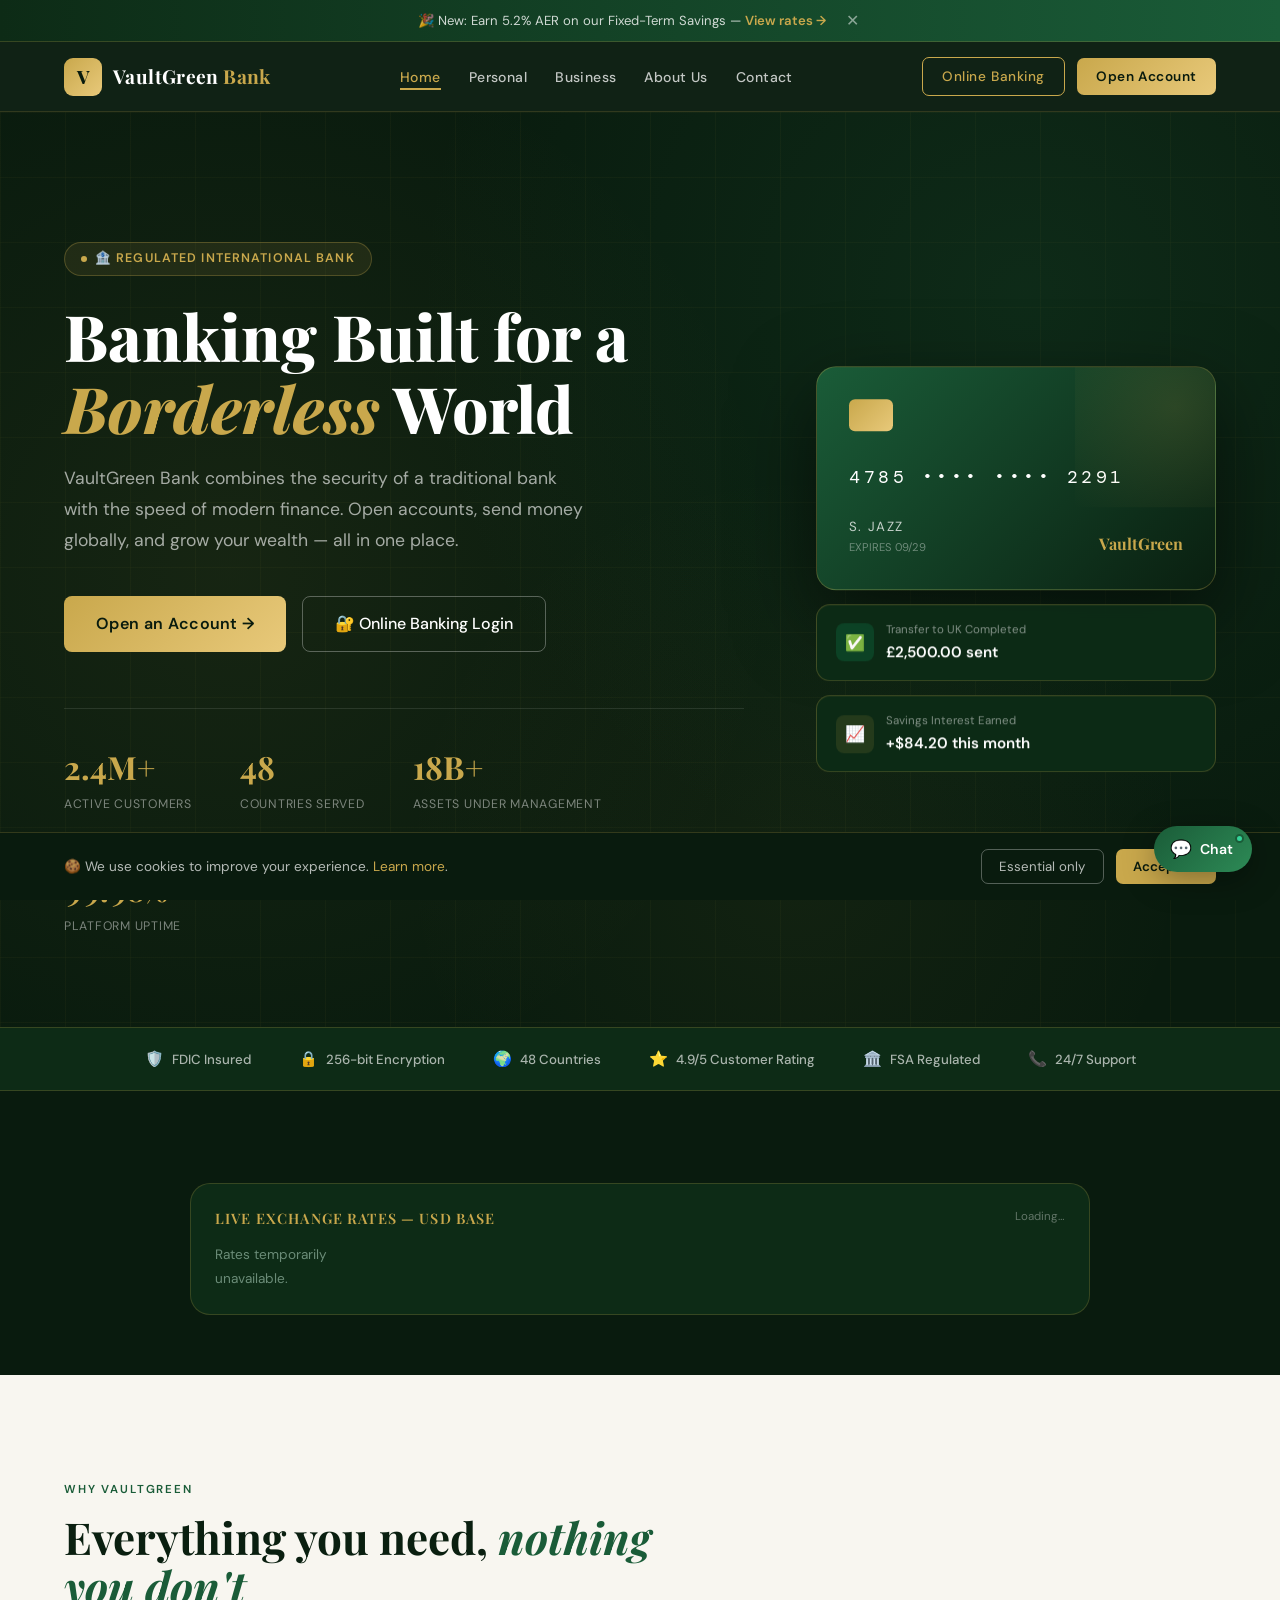
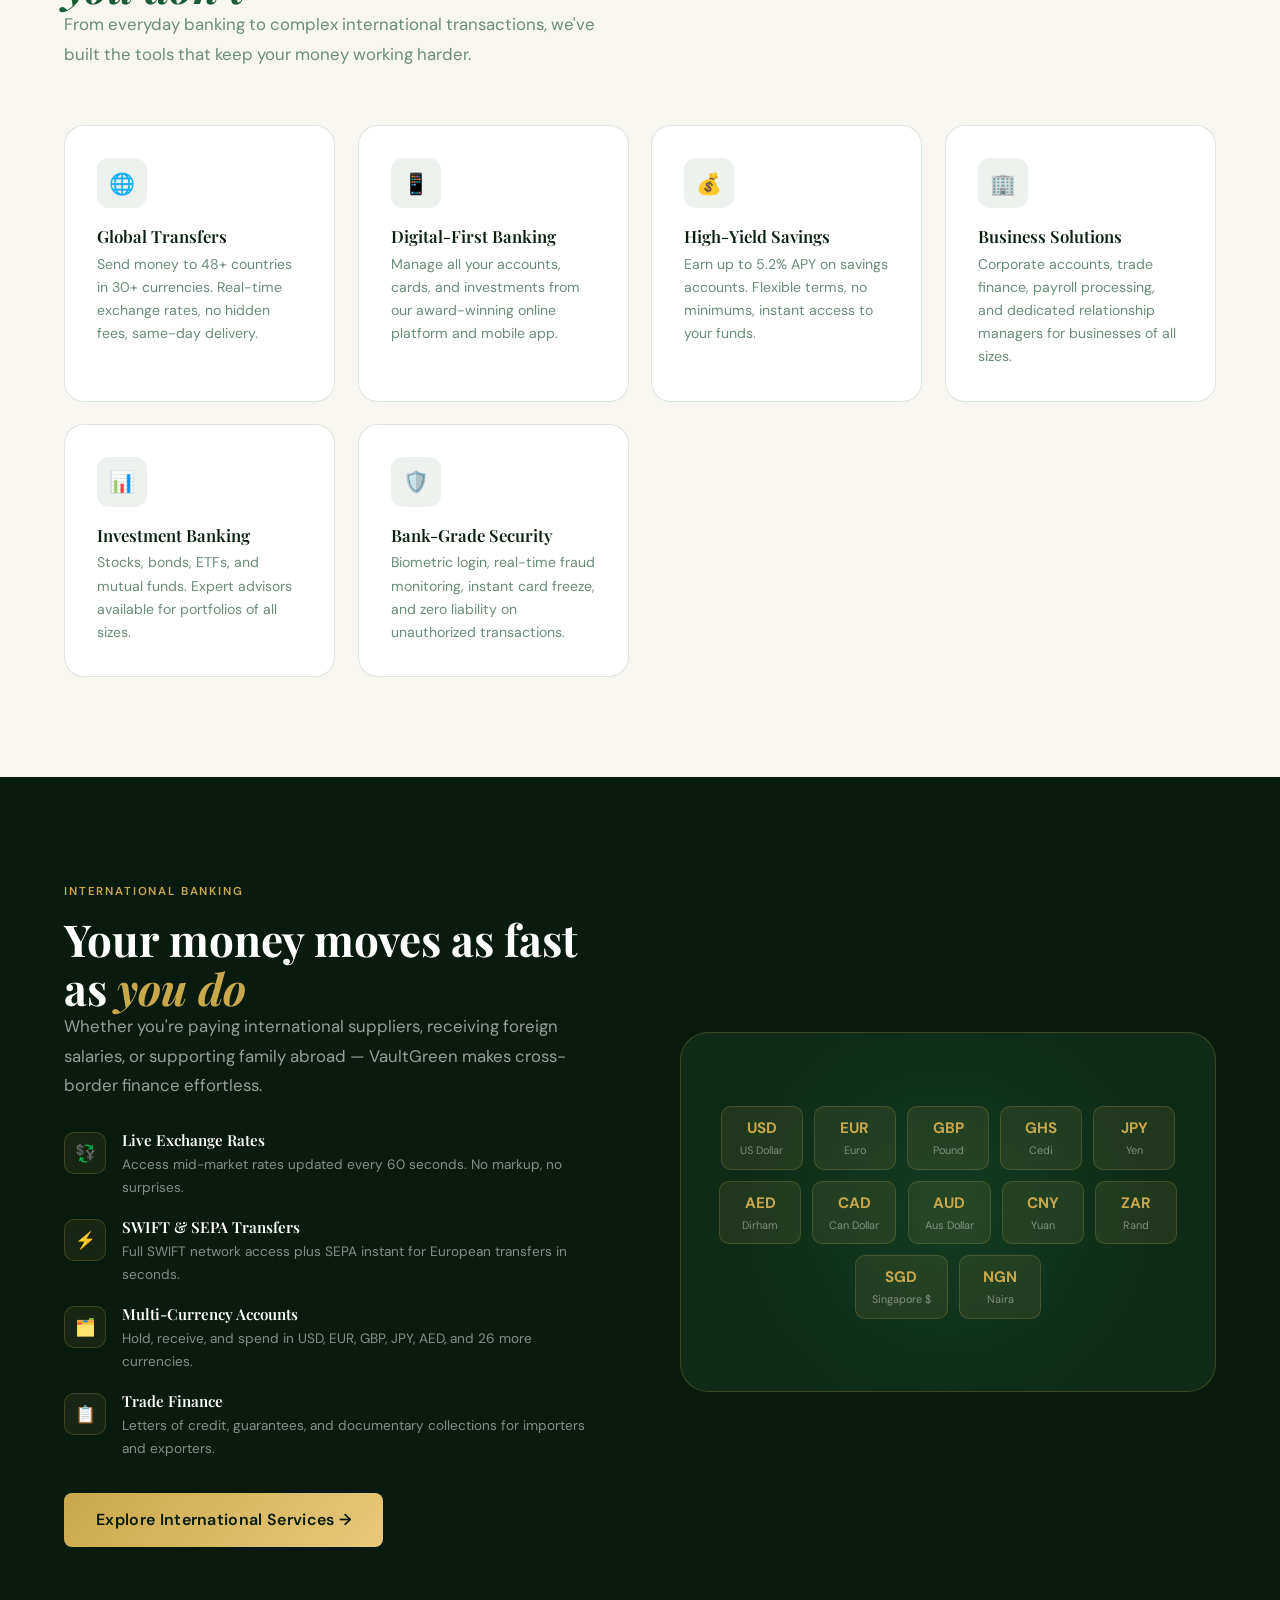
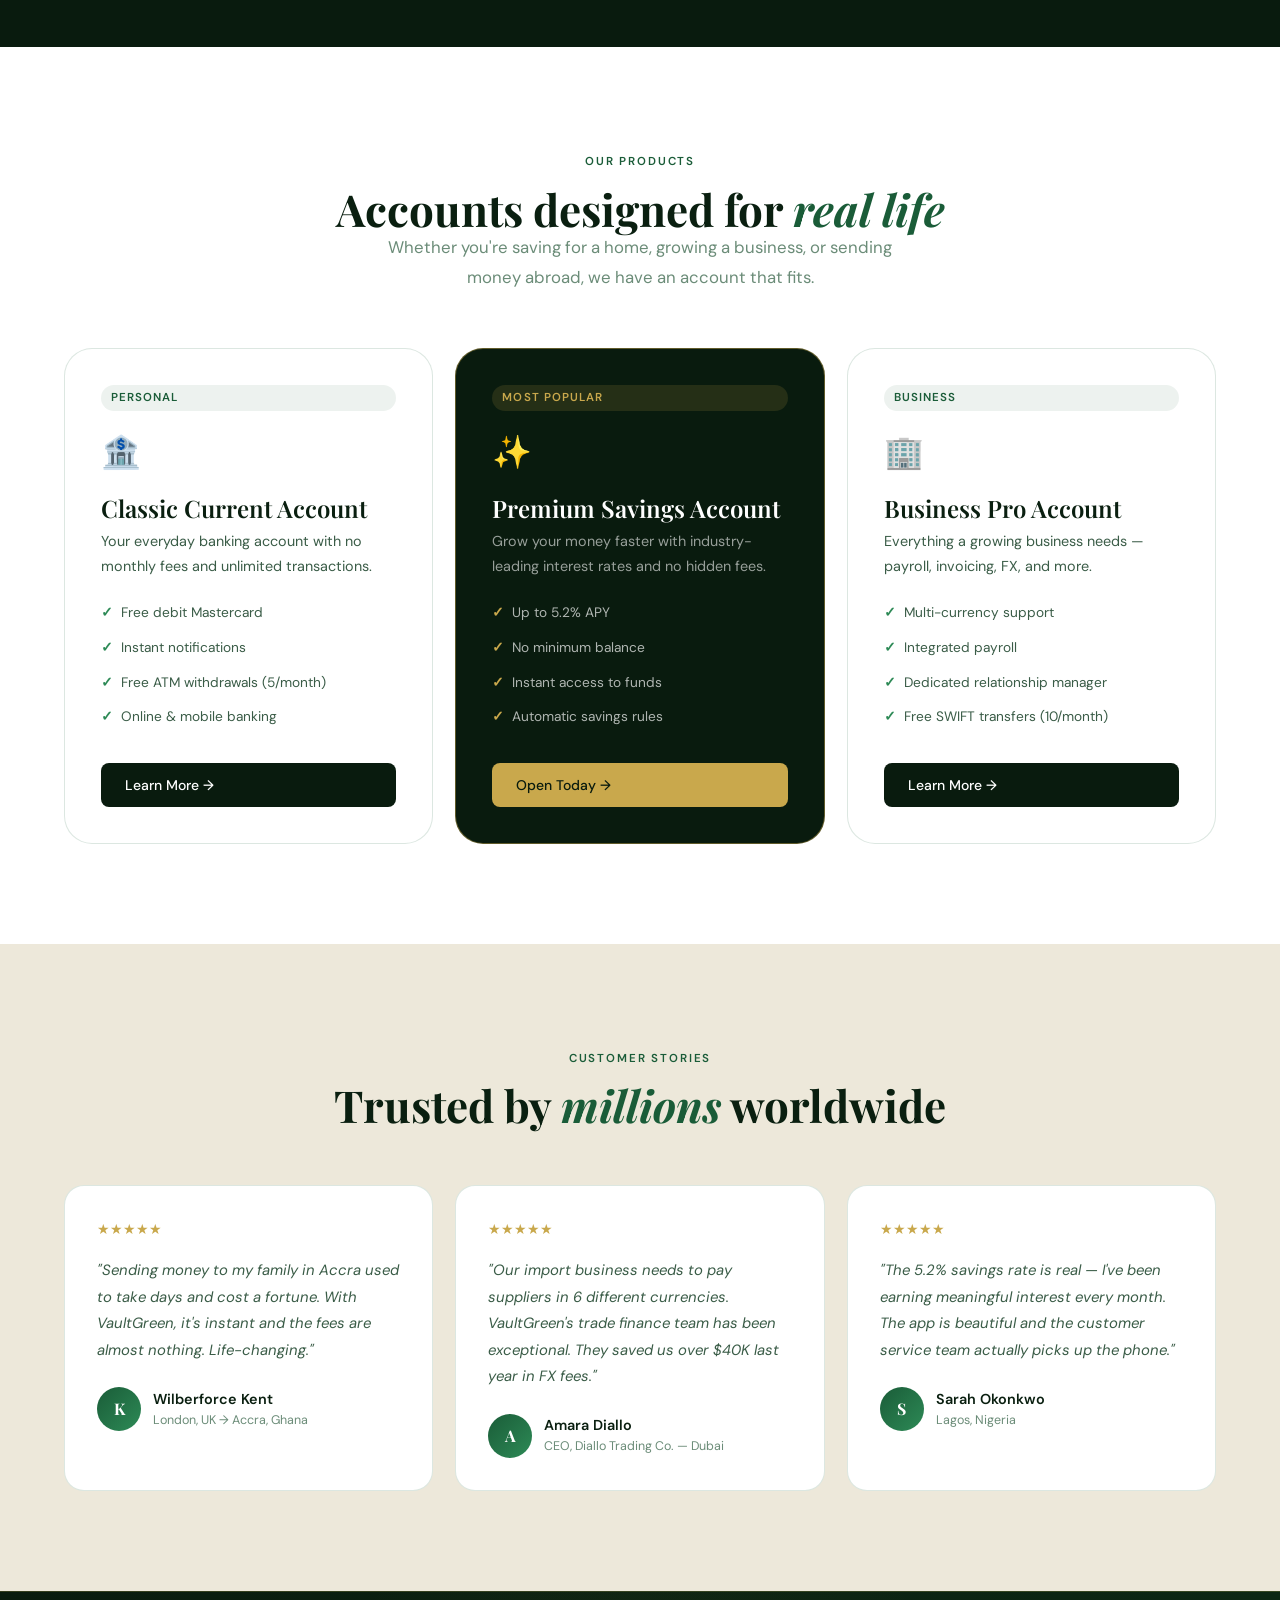
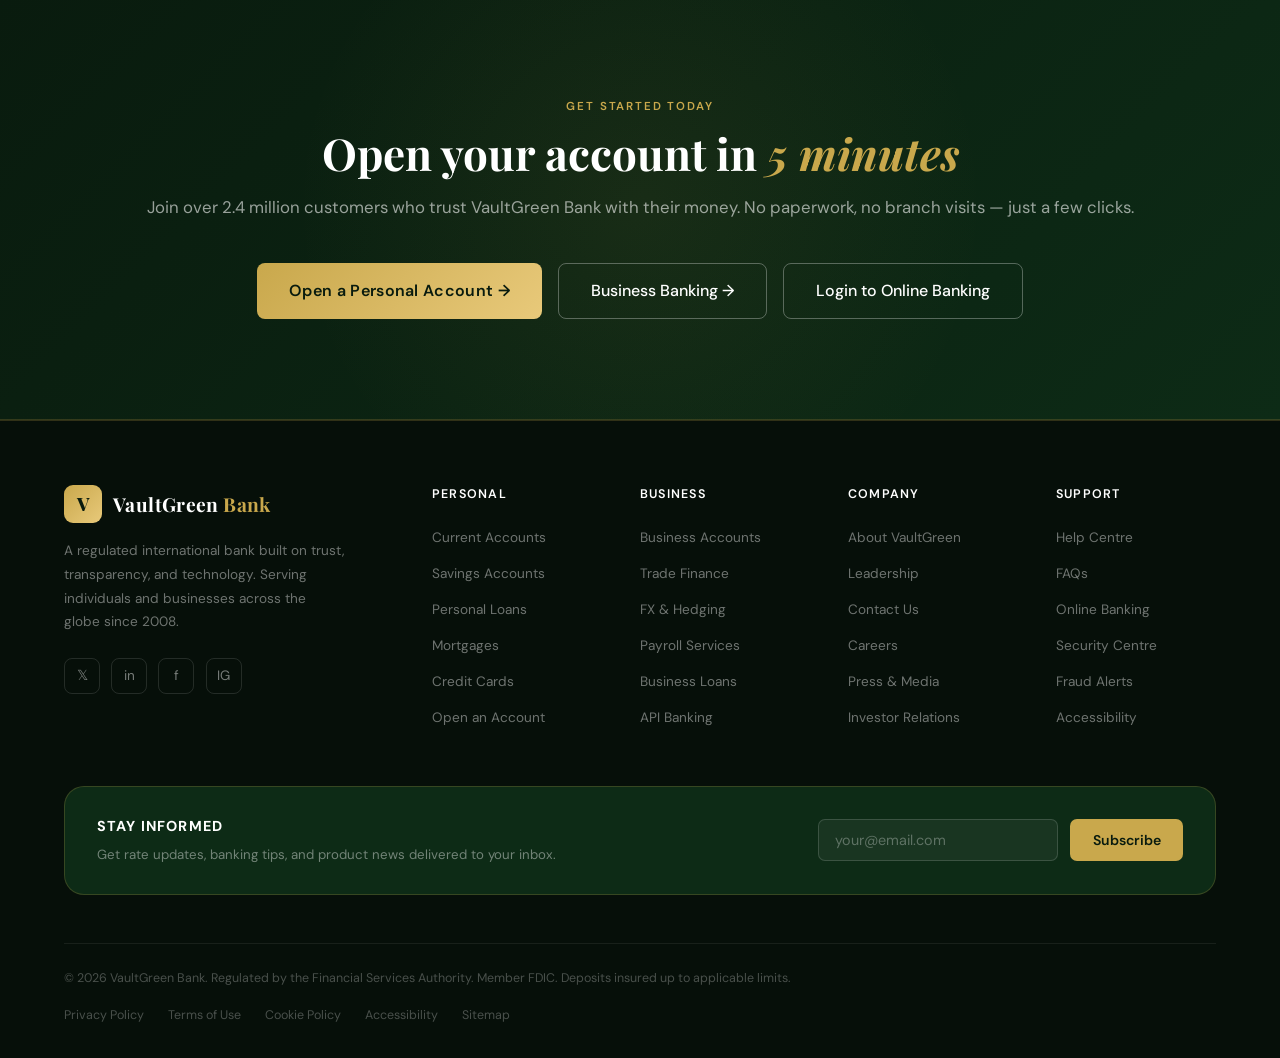
<file: index.html>
<!DOCTYPE html>
<html lang="en">
<head>
  <meta charset="UTF-8"/>
  <meta name="viewport" content="width=device-width,initial-scale=1.0"/>
  <title>VaultGreen Bank — Your Trusted International Bank</title>
  <meta name="description" content="VaultGreen Bank offers personal and business banking, international transfers, and investment solutions. Trusted by millions worldwide."/>
  <link rel="stylesheet" href="styles.css"/>
</head>
<body>

<!-- ══════════ HERO ══════════ -->
<section class="hero">
  <div class="hero-pattern"></div>
  <div class="hero-grid"></div>
  <div class="hero-content">
    <div class="hero-badge fade-up">🏦 Regulated International Bank</div>
    <h1 class="fade-up delay-1">Banking Built for a <em>Borderless</em> World</h1>
    <p class="hero-sub fade-up delay-2">VaultGreen Bank combines the security of a traditional bank with the speed of modern finance. Open accounts, send money globally, and grow your wealth — all in one place.</p>
    <div class="hero-actions fade-up delay-3">
      <a href="personal.html#open-account" class="btn-primary">Open an Account →</a>
      <a href="login.html" class="btn-secondary">🔐 Online Banking Login</a>
    </div>
    <div class="hero-stats fade-up delay-4">
      <div>
        <div class="hero-stat-num" data-count="2.4" data-suffix="M+" data-dec="1">0</div>
        <div class="hero-stat-label">Active Customers</div>
      </div>
      <div>
        <div class="hero-stat-num" data-count="48" data-suffix="">0</div>
        <div class="hero-stat-label">Countries Served</div>
      </div>
      <div>
        <div class="hero-stat-num" data-count="18" data-suffix="B+">0</div>
        <div class="hero-stat-label">Assets Under Management</div>
      </div>
      <div>
        <div class="hero-stat-num" data-count="99.98" data-suffix="%" data-dec="2">0</div>
        <div class="hero-stat-label">Platform Uptime</div>
      </div>
    </div>
  </div>

  <div class="hero-visual">
    <div class="card-mockup">
      <div class="card-chip"></div>
      <div class="card-number">4785 •••• •••• 2291</div>
      <div class="card-bottom">
        <div>
          <div class="card-name">S. JAZZ</div>
          <div style="color:rgba(255,255,255,.38);font-size:.7rem;margin-top:2px">EXPIRES 09/29</div>
        </div>
        <div class="card-logo-text">VaultGreen</div>
      </div>
    </div>
    <div class="floating-pill">
      <div class="pill-icon" style="background:rgba(14,203,129,.15)">✅</div>
      <div>
        <div class="pill-label">Transfer to UK Completed</div>
        <div class="pill-value">£2,500.00 sent</div>
      </div>
    </div>
    <div class="floating-pill">
      <div class="pill-icon" style="background:rgba(201,168,76,.12)">📈</div>
      <div>
        <div class="pill-label">Savings Interest Earned</div>
        <div class="pill-value">+$84.20 this month</div>
      </div>
    </div>
  </div>
</section>

<!-- ══════════ TRUST BAR ══════════ -->
<div class="trust-bar">
  <div class="trust-item"><span class="trust-icon">🛡️</span>FDIC Insured</div>
  <div class="trust-item"><span class="trust-icon">🔒</span>256-bit Encryption</div>
  <div class="trust-item"><span class="trust-icon">🌍</span>48 Countries</div>
  <div class="trust-item"><span class="trust-icon">⭐</span>4.9/5 Customer Rating</div>
  <div class="trust-item"><span class="trust-icon">🏛️</span>FSA Regulated</div>
  <div class="trust-item"><span class="trust-icon">📞</span>24/7 Support</div>
</div>

<!-- ══════════ LIVE RATES ══════════ -->
<section class="section section-dark" style="padding-top:60px;padding-bottom:60px">
  <div style="max-width:900px;margin:0 auto">
    <div class="rates-widget-wrap">
      <div class="rates-widget-head">
        <h4>Live Exchange Rates — USD Base</h4>
        <span id="ratesUpdated">Loading…</span>
      </div>
      <div id="ratesWidget" style="display:grid;grid-template-columns:repeat(auto-fill,minmax(160px,1fr));gap:.25rem">
        <p style="color:rgba(255,255,255,.4);font-size:.85rem">Fetching rates…</p>
      </div>
    </div>
  </div>
</section>

<!-- ══════════ FEATURES ══════════ -->
<section class="section section-light">
  <div class="section-header fade-up">
    <span class="section-label">Why VaultGreen</span>
    <h2 class="section-title">Everything you need, <em>nothing you don't</em></h2>
    <p class="section-desc">From everyday banking to complex international transactions, we've built the tools that keep your money working harder.</p>
  </div>
  <div class="features-grid">
    <div class="feature-card fade-up"><div class="feature-icon">🌐</div><h3>Global Transfers</h3><p>Send money to 48+ countries in 30+ currencies. Real-time exchange rates, no hidden fees, same-day delivery.</p></div>
    <div class="feature-card fade-up delay-1"><div class="feature-icon">📱</div><h3>Digital-First Banking</h3><p>Manage all your accounts, cards, and investments from our award-winning online platform and mobile app.</p></div>
    <div class="feature-card fade-up delay-2"><div class="feature-icon">💰</div><h3>High-Yield Savings</h3><p>Earn up to 5.2% APY on savings accounts. Flexible terms, no minimums, instant access to your funds.</p></div>
    <div class="feature-card fade-up delay-1"><div class="feature-icon">🏢</div><h3>Business Solutions</h3><p>Corporate accounts, trade finance, payroll processing, and dedicated relationship managers for businesses of all sizes.</p></div>
    <div class="feature-card fade-up delay-2"><div class="feature-icon">📊</div><h3>Investment Banking</h3><p>Stocks, bonds, ETFs, and mutual funds. Expert advisors available for portfolios of all sizes.</p></div>
    <div class="feature-card fade-up delay-3"><div class="feature-icon">🛡️</div><h3>Bank-Grade Security</h3><p>Biometric login, real-time fraud monitoring, instant card freeze, and zero liability on unauthorized transactions.</p></div>
  </div>
</section>

<!-- ══════════ INTERNATIONAL ══════════ -->
<section class="section section-dark">
  <div class="intl-grid">
    <div class="fade-left">
      <span class="section-label section-label-gold">International Banking</span>
      <h2 class="section-title section-title-light">Your money moves as fast as <em>you do</em></h2>
      <p class="section-desc section-desc-light">Whether you're paying international suppliers, receiving foreign salaries, or supporting family abroad — VaultGreen makes cross-border finance effortless.</p>
      <div class="intl-features">
        <div class="intl-feature"><div class="intl-feature-icon">💱</div><div><h4>Live Exchange Rates</h4><p>Access mid-market rates updated every 60 seconds. No markup, no surprises.</p></div></div>
        <div class="intl-feature"><div class="intl-feature-icon">⚡</div><div><h4>SWIFT & SEPA Transfers</h4><p>Full SWIFT network access plus SEPA instant for European transfers in seconds.</p></div></div>
        <div class="intl-feature"><div class="intl-feature-icon">🗂️</div><div><h4>Multi-Currency Accounts</h4><p>Hold, receive, and spend in USD, EUR, GBP, JPY, AED, and 26 more currencies.</p></div></div>
        <div class="intl-feature"><div class="intl-feature-icon">📋</div><div><h4>Trade Finance</h4><p>Letters of credit, guarantees, and documentary collections for importers and exporters.</p></div></div>
      </div>
      <div style="margin-top:2rem"><a href="business.html" class="btn-primary">Explore International Services →</a></div>
    </div>
    <div class="intl-visual fade-right">
      <div class="globe-bg"></div>
      <div class="currency-tags">
        <div class="currency-tag"><div class="curr-code">USD</div><div class="curr-name">US Dollar</div></div>
        <div class="currency-tag"><div class="curr-code">EUR</div><div class="curr-name">Euro</div></div>
        <div class="currency-tag"><div class="curr-code">GBP</div><div class="curr-name">Pound</div></div>
        <div class="currency-tag"><div class="curr-code">GHS</div><div class="curr-name">Cedi</div></div>
        <div class="currency-tag"><div class="curr-code">JPY</div><div class="curr-name">Yen</div></div>
        <div class="currency-tag"><div class="curr-code">AED</div><div class="curr-name">Dirham</div></div>
        <div class="currency-tag"><div class="curr-code">CAD</div><div class="curr-name">Can Dollar</div></div>
        <div class="currency-tag"><div class="curr-code">AUD</div><div class="curr-name">Aus Dollar</div></div>
        <div class="currency-tag"><div class="curr-code">CNY</div><div class="curr-name">Yuan</div></div>
        <div class="currency-tag"><div class="curr-code">ZAR</div><div class="curr-name">Rand</div></div>
        <div class="currency-tag"><div class="curr-code">SGD</div><div class="curr-name">Singapore $</div></div>
        <div class="currency-tag"><div class="curr-code">NGN</div><div class="curr-name">Naira</div></div>
      </div>
    </div>
  </div>
</section>

<!-- ══════════ PRODUCTS ══════════ -->
<section class="section">
  <div class="section-header-center fade-up">
    <span class="section-label">Our Products</span>
    <h2 class="section-title">Accounts designed for <em>real life</em></h2>
    <p class="section-desc" style="margin:0 auto">Whether you're saving for a home, growing a business, or sending money abroad, we have an account that fits.</p>
  </div>
  <div class="products-grid">
    <div class="product-card fade-up">
      <div class="product-tag">Personal</div>
      <div class="product-icon">🏦</div>
      <h3>Classic Current Account</h3>
      <p>Your everyday banking account with no monthly fees and unlimited transactions.</p>
      <ul class="product-list">
        <li>Free debit Mastercard</li>
        <li>Instant notifications</li>
        <li>Free ATM withdrawals (5/month)</li>
        <li>Online & mobile banking</li>
      </ul>
      <a href="personal.html" class="btn-card">Learn More →</a>
    </div>
    <div class="product-card featured fade-up delay-1">
      <div class="product-tag">Most Popular</div>
      <div class="product-icon">✨</div>
      <h3>Premium Savings Account</h3>
      <p>Grow your money faster with industry-leading interest rates and no hidden fees.</p>
      <ul class="product-list">
        <li>Up to 5.2% APY</li>
        <li>No minimum balance</li>
        <li>Instant access to funds</li>
        <li>Automatic savings rules</li>
      </ul>
      <a href="personal.html#open-account" class="btn-card">Open Today →</a>
    </div>
    <div class="product-card fade-up delay-2">
      <div class="product-tag">Business</div>
      <div class="product-icon">🏢</div>
      <h3>Business Pro Account</h3>
      <p>Everything a growing business needs — payroll, invoicing, FX, and more.</p>
      <ul class="product-list">
        <li>Multi-currency support</li>
        <li>Integrated payroll</li>
        <li>Dedicated relationship manager</li>
        <li>Free SWIFT transfers (10/month)</li>
      </ul>
      <a href="business.html" class="btn-card">Learn More →</a>
    </div>
  </div>
</section>

<!-- ══════════ TESTIMONIALS ══════════ -->
<section class="section section-cream">
  <div class="section-header-center fade-up">
    <span class="section-label">Customer Stories</span>
    <h2 class="section-title">Trusted by <em>millions</em> worldwide</h2>
  </div>
  <div class="testimonials-grid">
    <div class="testimonial-card fade-up">
      <div class="testimonial-stars">★★★★★</div>
      <p class="testimonial-text">"Sending money to my family in Accra used to take days and cost a fortune. With VaultGreen, it's instant and the fees are almost nothing. Life-changing."</p>
      <div class="testimonial-author"><div class="author-avatar">K</div><div><div class="author-name">Wilberforce Kent</div><div class="author-loc">London, UK → Accra, Ghana</div></div></div>
    </div>
    <div class="testimonial-card fade-up delay-1">
      <div class="testimonial-stars">★★★★★</div>
      <p class="testimonial-text">"Our import business needs to pay suppliers in 6 different currencies. VaultGreen's trade finance team has been exceptional. They saved us over $40K last year in FX fees."</p>
      <div class="testimonial-author"><div class="author-avatar">A</div><div><div class="author-name">Amara Diallo</div><div class="author-loc">CEO, Diallo Trading Co. — Dubai</div></div></div>
    </div>
    <div class="testimonial-card fade-up delay-2">
      <div class="testimonial-stars">★★★★★</div>
      <p class="testimonial-text">"The 5.2% savings rate is real — I've been earning meaningful interest every month. The app is beautiful and the customer service team actually picks up the phone."</p>
      <div class="testimonial-author"><div class="author-avatar">S</div><div><div class="author-name">Sarah Okonkwo</div><div class="author-loc">Lagos, Nigeria</div></div></div>
    </div>
  </div>
</section>

<!-- ══════════ CTA ══════════ -->
<section class="cta-section">
  <div style="position:relative;z-index:2" class="fade-up">
    <span class="section-label section-label-gold">Get Started Today</span>
    <h2>Open your account in <em style="color:var(--gold)">5 minutes</em></h2>
    <p>Join over 2.4 million customers who trust VaultGreen Bank with their money. No paperwork, no branch visits — just a few clicks.</p>
    <div class="cta-actions">
      <a href="personal.html#open-account" class="btn-primary">Open a Personal Account →</a>
      <a href="business.html" class="btn-secondary">Business Banking →</a>
      <a href="login.html" class="btn-secondary">Login to Online Banking</a>
    </div>
  </div>
</section>

<script src="shared.js"></script>
</body>
</html>
</file>
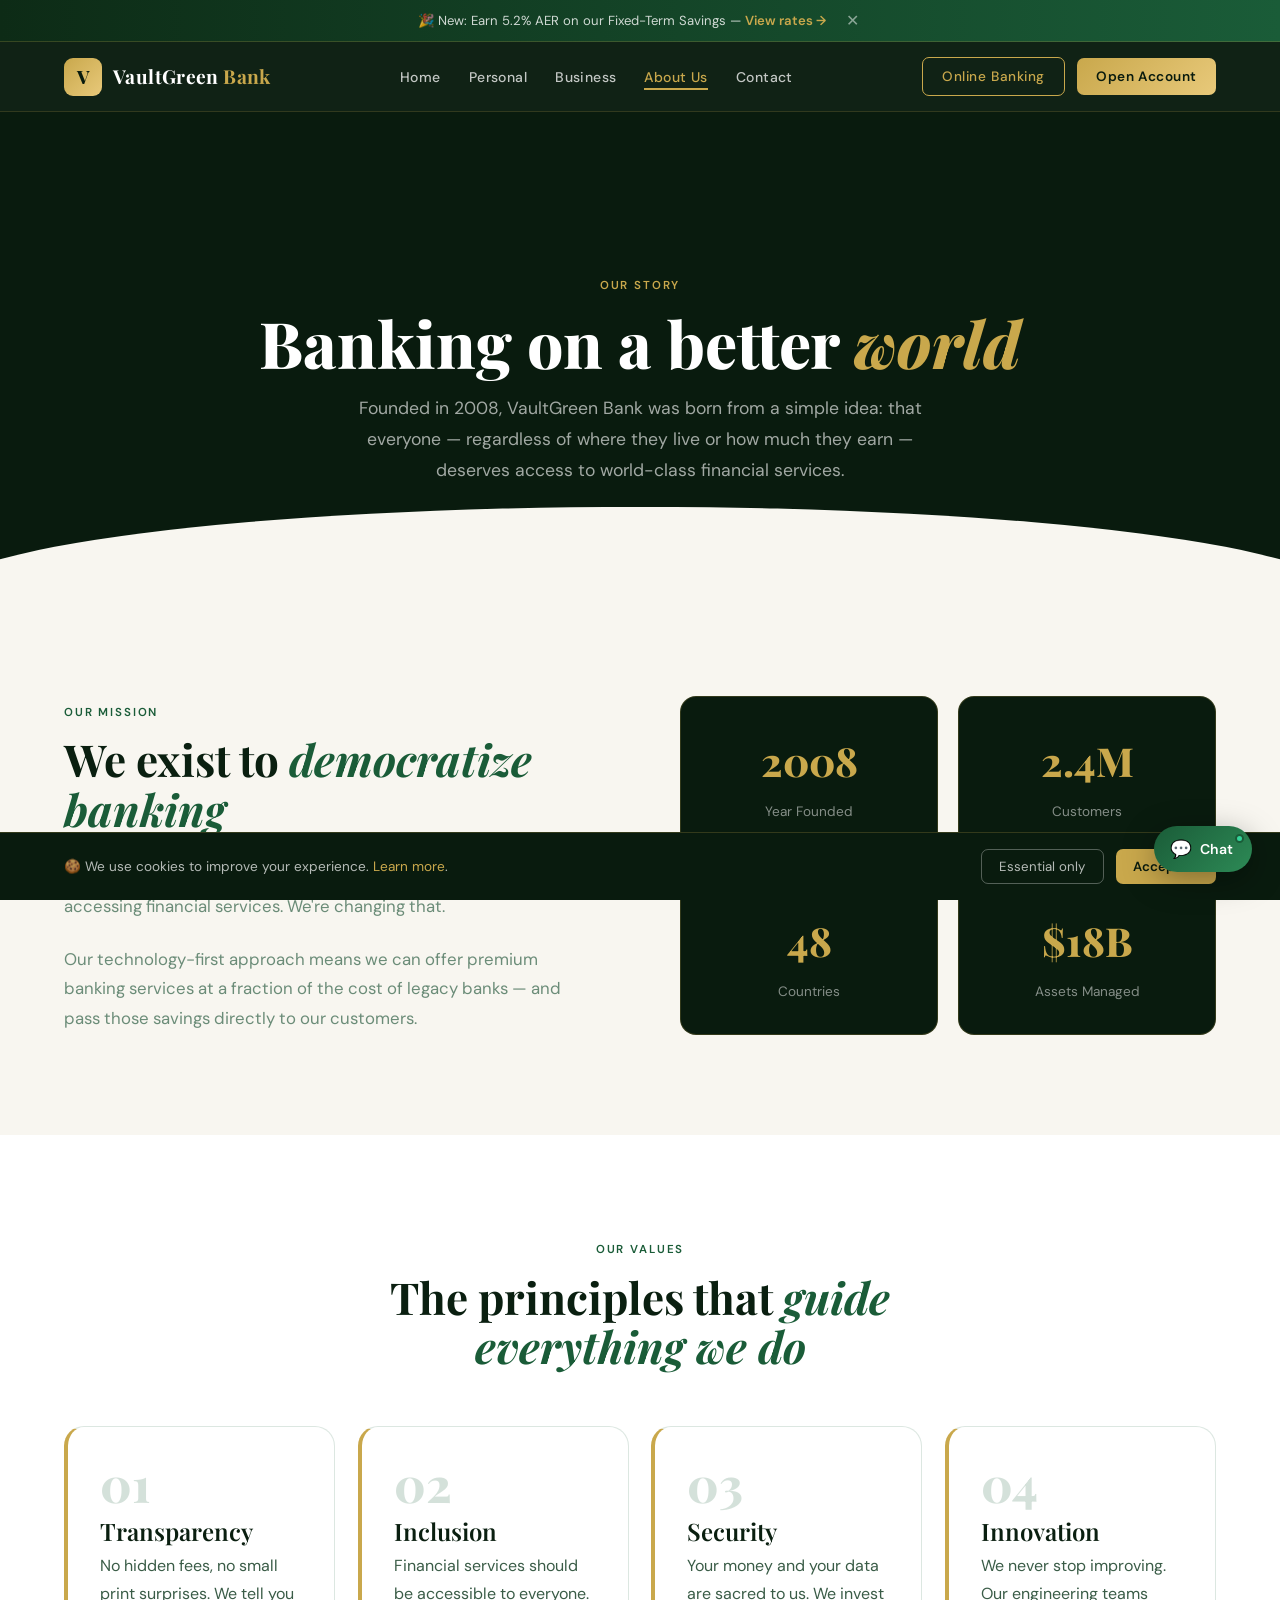
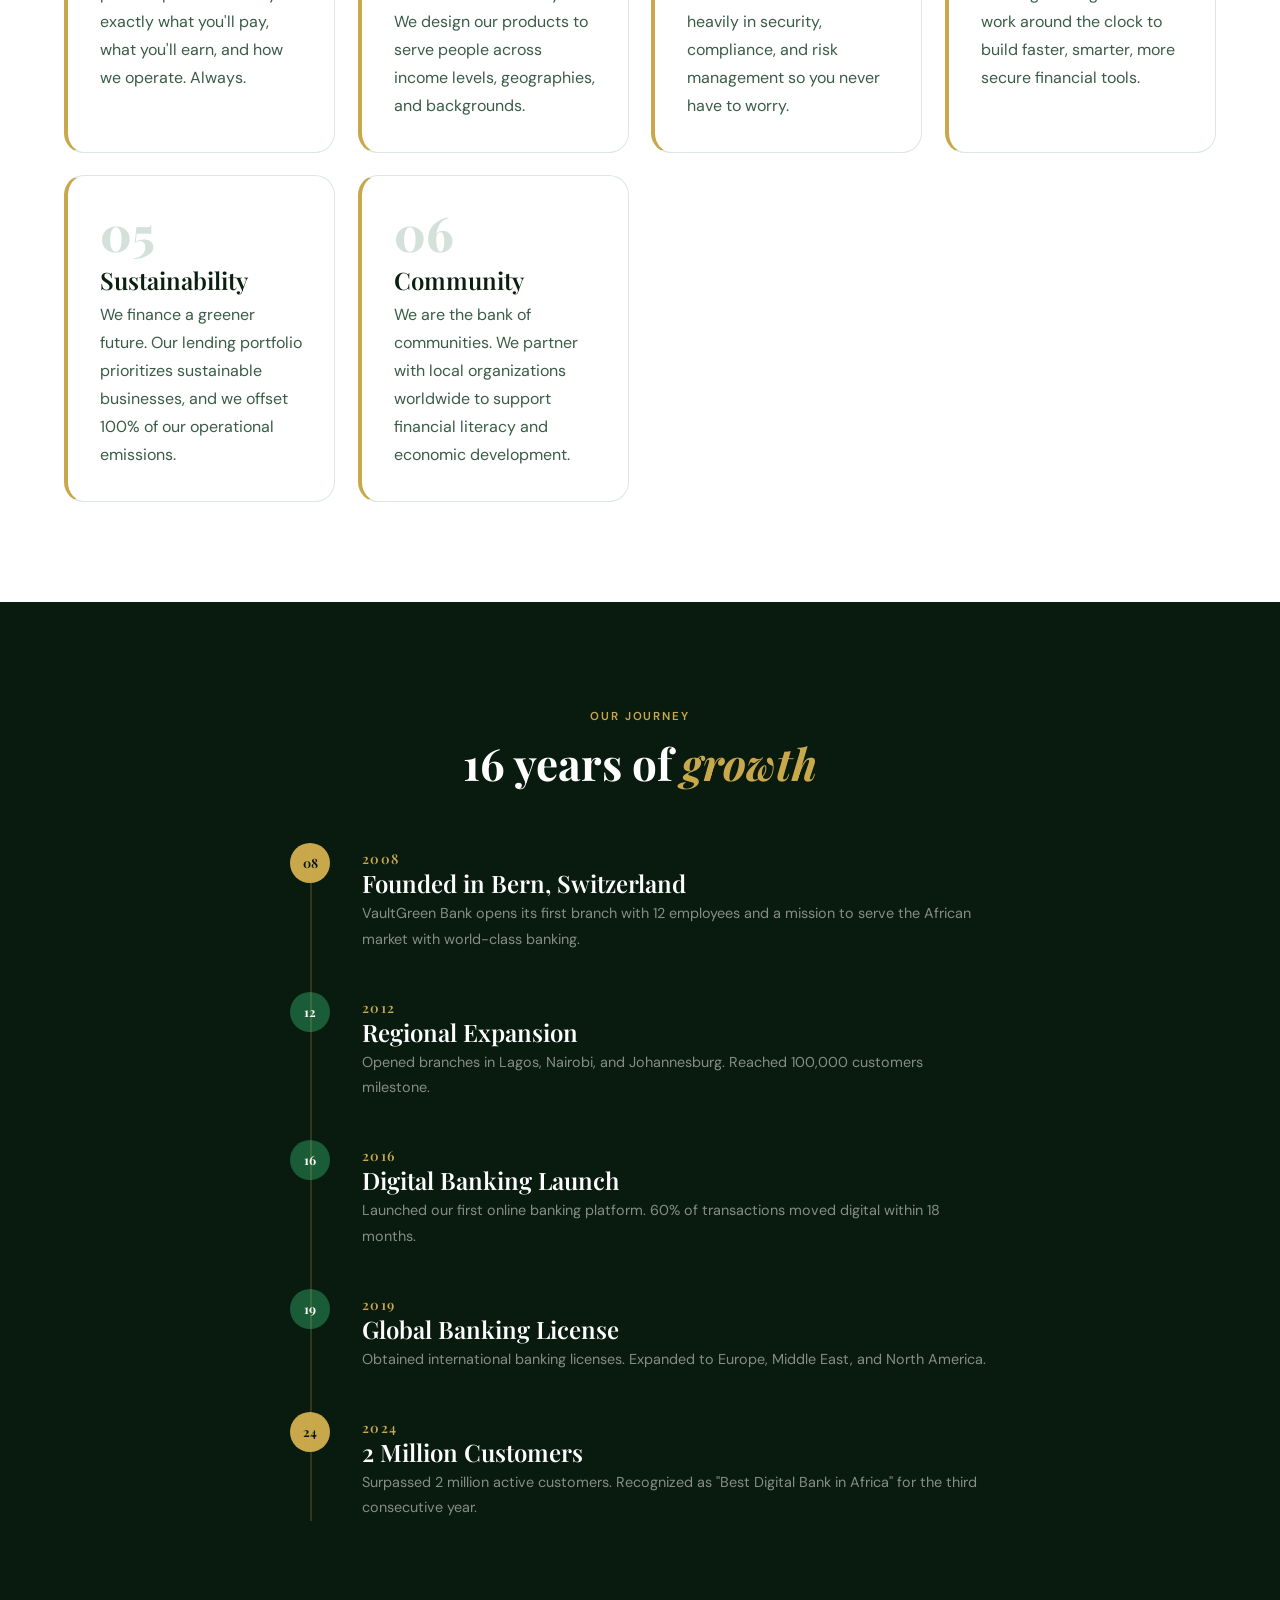
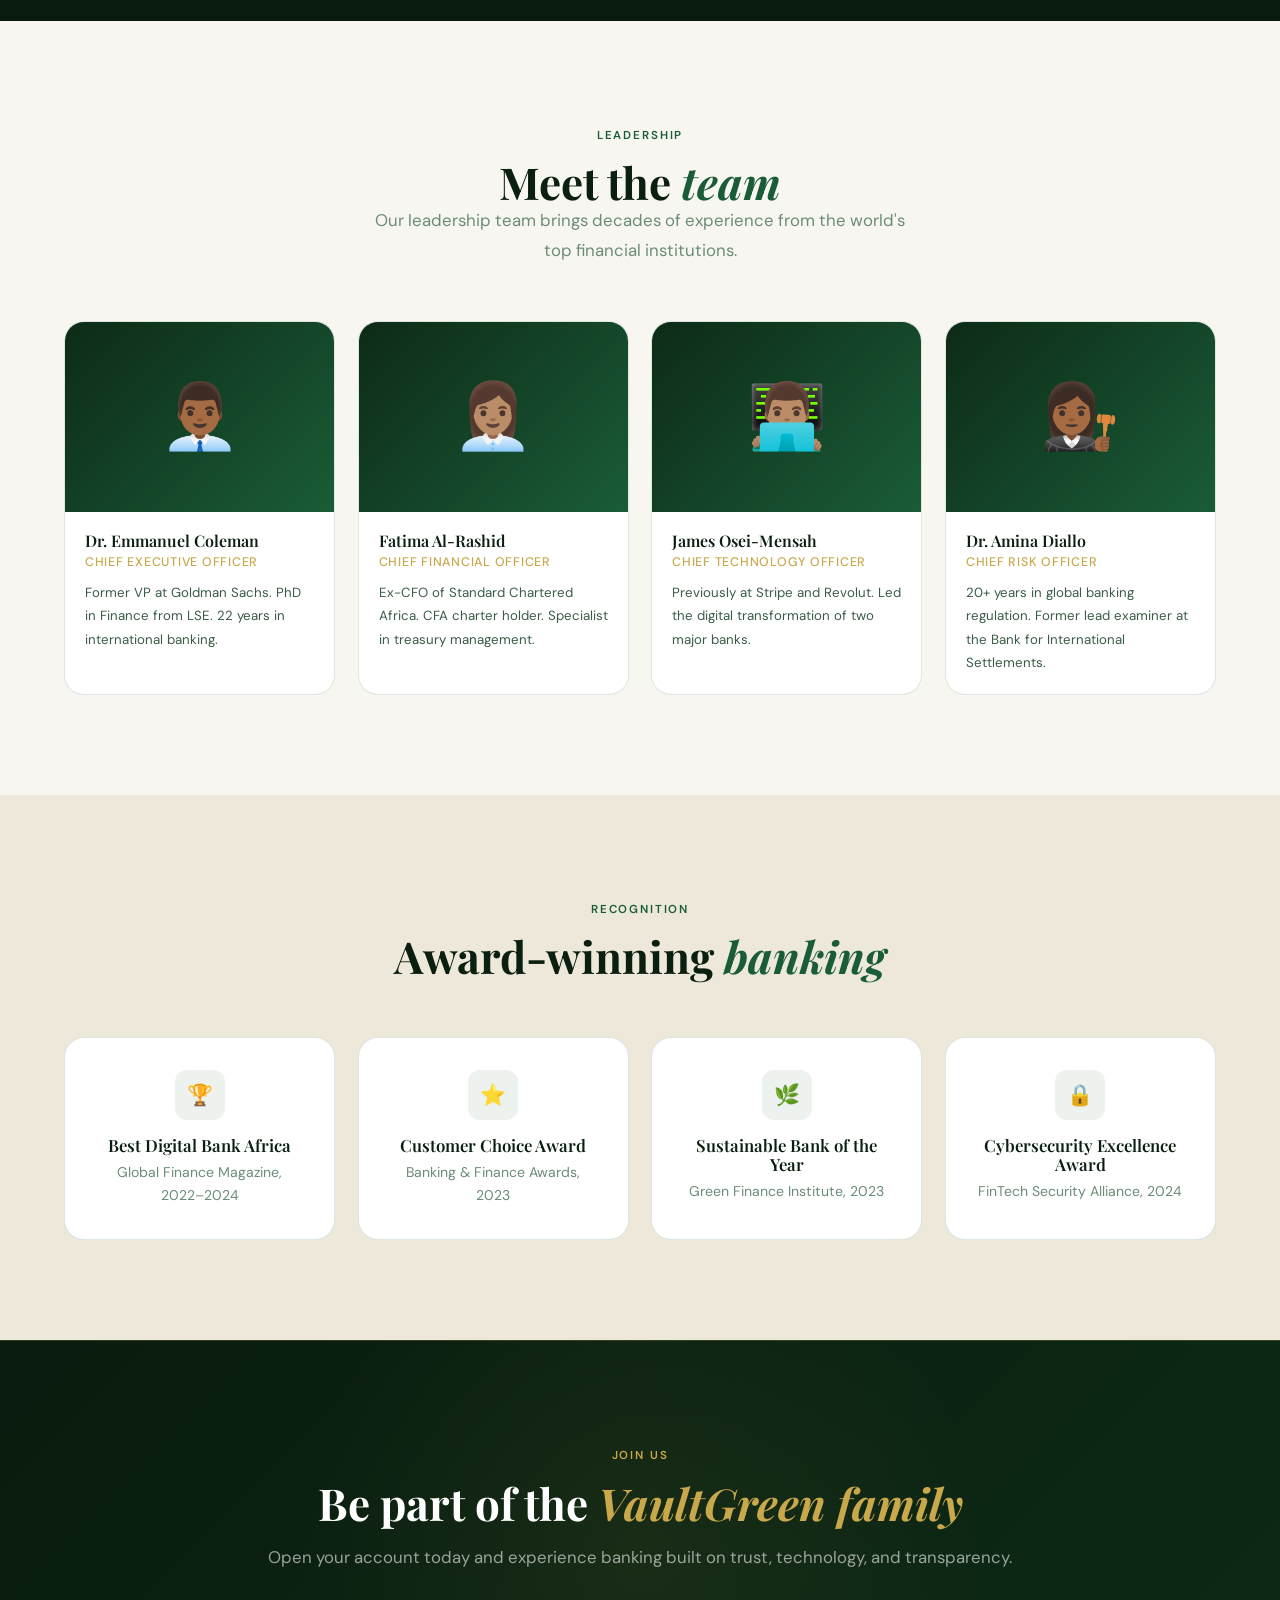
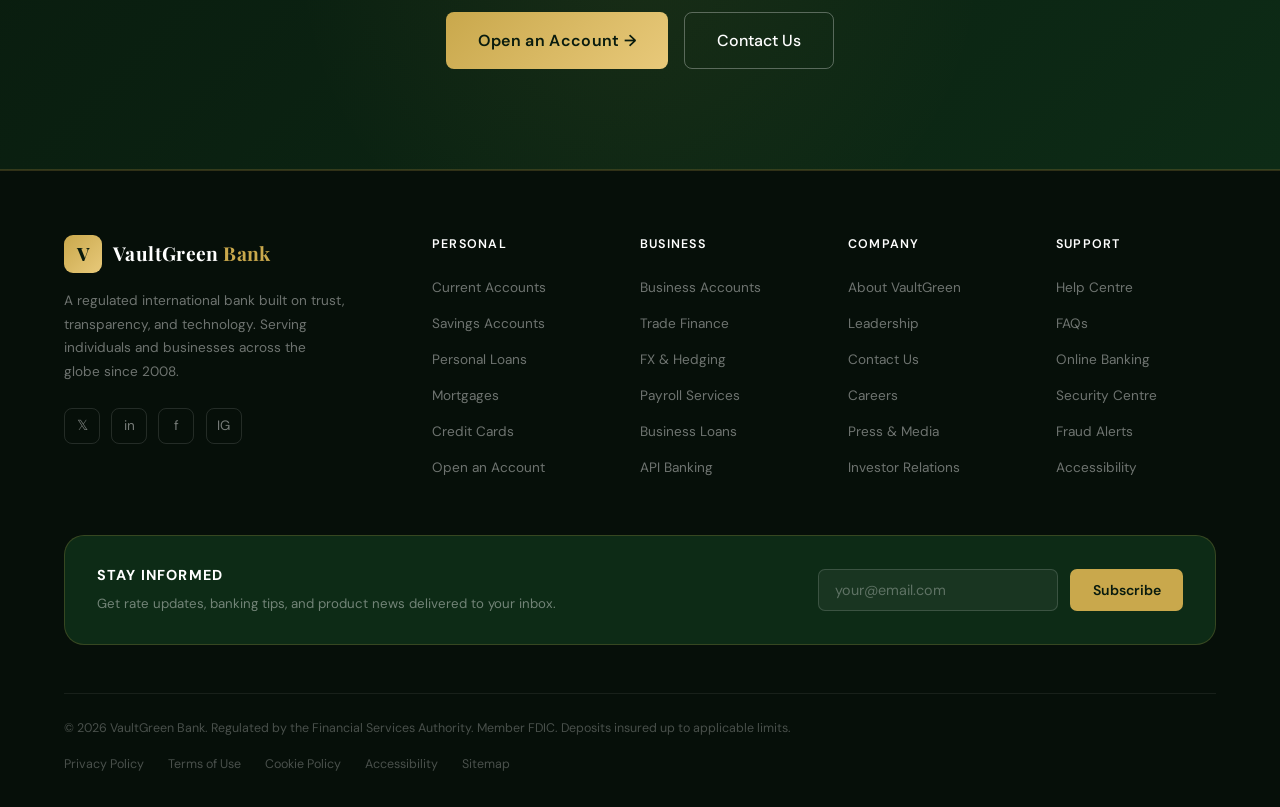
<file: about.html>
<!DOCTYPE html>
<html lang="en">
<head>
  <meta charset="UTF-8" />
  <meta name="viewport" content="width=device-width, initial-scale=1.0" />
  <title>About Us — VaultGreen Bank</title>
  <meta name="description" content="Learn about VaultGreen Bank's story, mission, values, and the leadership team driving our vision forward." />
  <link rel="stylesheet" href="styles.css" />
</head>
<body>

<section class="about-hero">
  <span class="section-label section-label-gold" style="display:block;margin-bottom:0.75rem">Our Story</span>
  <h1>Banking on a better <em style="color:var(--gold);font-style:italic">world</em></h1>
  <p>Founded in 2008, VaultGreen Bank was born from a simple idea: that everyone — regardless of where they live or how much they earn — deserves access to world-class financial services.</p>
</section>

<!-- MISSION & VISION -->
<section class="section section-light">
  <div class="intl-grid">
    <div>
      <span class="section-label">Our Mission</span>
      <h2 class="section-title">We exist to <em>democratize banking</em></h2>
      <p class="section-desc" style="margin-bottom:1.5rem">Too many people are left behind by traditional banking. High fees, opaque processes, and geographic barriers prevent billions from accessing financial services. We're changing that.</p>
      <p class="section-desc">Our technology-first approach means we can offer premium banking services at a fraction of the cost of legacy banks — and pass those savings directly to our customers.</p>
    </div>
    <div style="display:grid;grid-template-columns:1fr 1fr;gap:1.25rem">
      <div style="background:var(--green-deep);border:1px solid var(--border);border-radius:16px;padding:2rem;text-align:center">
        <div style="font-family:'Playfair Display',serif;font-size:2.5rem;font-weight:800;color:var(--gold)">2008</div>
        <div style="color:rgba(255,255,255,0.5);font-size:0.85rem;margin-top:0.5rem">Year Founded</div>
      </div>
      <div style="background:var(--green-deep);border:1px solid var(--border);border-radius:16px;padding:2rem;text-align:center">
        <div style="font-family:'Playfair Display',serif;font-size:2.5rem;font-weight:800;color:var(--gold)">2.4M</div>
        <div style="color:rgba(255,255,255,0.5);font-size:0.85rem;margin-top:0.5rem">Customers</div>
      </div>
      <div style="background:var(--green-deep);border:1px solid var(--border);border-radius:16px;padding:2rem;text-align:center">
        <div style="font-family:'Playfair Display',serif;font-size:2.5rem;font-weight:800;color:var(--gold)">48</div>
        <div style="color:rgba(255,255,255,0.5);font-size:0.85rem;margin-top:0.5rem">Countries</div>
      </div>
      <div style="background:var(--green-deep);border:1px solid var(--border);border-radius:16px;padding:2rem;text-align:center">
        <div style="font-family:'Playfair Display',serif;font-size:2.5rem;font-weight:800;color:var(--gold)">$18B</div>
        <div style="color:rgba(255,255,255,0.5);font-size:0.85rem;margin-top:0.5rem">Assets Managed</div>
      </div>
    </div>
  </div>
</section>

<!-- VALUES -->
<section class="section">
  <div class="section-header-center">
    <span class="section-label">Our Values</span>
    <h2 class="section-title">The principles that <em>guide everything we do</em></h2>
  </div>
  <div class="values-grid">
    <div class="value-card">
      <div class="value-num">01</div>
      <h3>Transparency</h3>
      <p>No hidden fees, no small print surprises. We tell you exactly what you'll pay, what you'll earn, and how we operate. Always.</p>
    </div>
    <div class="value-card">
      <div class="value-num">02</div>
      <h3>Inclusion</h3>
      <p>Financial services should be accessible to everyone. We design our products to serve people across income levels, geographies, and backgrounds.</p>
    </div>
    <div class="value-card">
      <div class="value-num">03</div>
      <h3>Security</h3>
      <p>Your money and your data are sacred to us. We invest heavily in security, compliance, and risk management so you never have to worry.</p>
    </div>
    <div class="value-card">
      <div class="value-num">04</div>
      <h3>Innovation</h3>
      <p>We never stop improving. Our engineering teams work around the clock to build faster, smarter, more secure financial tools.</p>
    </div>
    <div class="value-card">
      <div class="value-num">05</div>
      <h3>Sustainability</h3>
      <p>We finance a greener future. Our lending portfolio prioritizes sustainable businesses, and we offset 100% of our operational emissions.</p>
    </div>
    <div class="value-card">
      <div class="value-num">06</div>
      <h3>Community</h3>
      <p>We are the bank of communities. We partner with local organizations worldwide to support financial literacy and economic development.</p>
    </div>
  </div>
</section>

<!-- TIMELINE -->
<section class="section section-dark">
  <div class="section-header-center">
    <span class="section-label section-label-gold">Our Journey</span>
    <h2 class="section-title section-title-light">16 years of <em>growth</em></h2>
  </div>
  <div style="max-width:700px;margin:0 auto;position:relative">
    <div style="position:absolute;left:20px;top:0;bottom:0;width:2px;background:rgba(201,168,76,0.2)"></div>
    <div style="display:flex;flex-direction:column;gap:2.5rem">
      <div style="display:flex;gap:2rem;align-items:flex-start">
        <div style="width:40px;height:40px;flex-shrink:0;background:var(--gold);border-radius:50%;display:flex;align-items:center;justify-content:center;font-family:'Playfair Display',serif;font-weight:700;color:var(--green-deep);font-size:0.8rem">08</div>
        <div style="padding-top:8px">
          <h4 style="color:var(--gold);font-size:0.85rem;letter-spacing:0.1em;text-transform:uppercase">2008</h4>
          <h3 style="color:var(--white);margin:0.25rem 0">Founded in Bern, Switzerland</h3>
          <p style="color:rgba(255,255,255,0.5);font-size:0.9rem">VaultGreen Bank opens its first branch with 12 employees and a mission to serve the African market with world-class banking.</p>
        </div>
      </div>
      <div style="display:flex;gap:2rem;align-items:flex-start">
        <div style="width:40px;height:40px;flex-shrink:0;background:var(--green-mid);border-radius:50%;display:flex;align-items:center;justify-content:center;font-family:'Playfair Display',serif;font-weight:700;color:var(--white);font-size:0.8rem">12</div>
        <div style="padding-top:8px">
          <h4 style="color:var(--gold);font-size:0.85rem;letter-spacing:0.1em;text-transform:uppercase">2012</h4>
          <h3 style="color:var(--white);margin:0.25rem 0">Regional Expansion</h3>
          <p style="color:rgba(255,255,255,0.5);font-size:0.9rem">Opened branches in Lagos, Nairobi, and Johannesburg. Reached 100,000 customers milestone.</p>
        </div>
      </div>
      <div style="display:flex;gap:2rem;align-items:flex-start">
        <div style="width:40px;height:40px;flex-shrink:0;background:var(--green-mid);border-radius:50%;display:flex;align-items:center;justify-content:center;font-family:'Playfair Display',serif;font-weight:700;color:var(--white);font-size:0.8rem">16</div>
        <div style="padding-top:8px">
          <h4 style="color:var(--gold);font-size:0.85rem;letter-spacing:0.1em;text-transform:uppercase">2016</h4>
          <h3 style="color:var(--white);margin:0.25rem 0">Digital Banking Launch</h3>
          <p style="color:rgba(255,255,255,0.5);font-size:0.9rem">Launched our first online banking platform. 60% of transactions moved digital within 18 months.</p>
        </div>
      </div>
      <div style="display:flex;gap:2rem;align-items:flex-start">
        <div style="width:40px;height:40px;flex-shrink:0;background:var(--green-mid);border-radius:50%;display:flex;align-items:center;justify-content:center;font-family:'Playfair Display',serif;font-weight:700;color:var(--white);font-size:0.8rem">19</div>
        <div style="padding-top:8px">
          <h4 style="color:var(--gold);font-size:0.85rem;letter-spacing:0.1em;text-transform:uppercase">2019</h4>
          <h3 style="color:var(--white);margin:0.25rem 0">Global Banking License</h3>
          <p style="color:rgba(255,255,255,0.5);font-size:0.9rem">Obtained international banking licenses. Expanded to Europe, Middle East, and North America.</p>
        </div>
      </div>
      <div style="display:flex;gap:2rem;align-items:flex-start">
        <div style="width:40px;height:40px;flex-shrink:0;background:var(--gold);border-radius:50%;display:flex;align-items:center;justify-content:center;font-family:'Playfair Display',serif;font-weight:700;color:var(--green-deep);font-size:0.8rem">24</div>
        <div style="padding-top:8px">
          <h4 style="color:var(--gold);font-size:0.85rem;letter-spacing:0.1em;text-transform:uppercase">2024</h4>
          <h3 style="color:var(--white);margin:0.25rem 0">2 Million Customers</h3>
          <p style="color:rgba(255,255,255,0.5);font-size:0.9rem">Surpassed 2 million active customers. Recognized as "Best Digital Bank in Africa" for the third consecutive year.</p>
        </div>
      </div>
    </div>
  </div>
</section>

<!-- LEADERSHIP -->
<section class="section section-light">
  <div class="section-header-center">
    <span class="section-label">Leadership</span>
    <h2 class="section-title">Meet the <em>team</em></h2>
    <p class="section-desc" style="margin:0 auto">Our leadership team brings decades of experience from the world's top financial institutions.</p>
  </div>
  <div class="team-grid">
    <div class="team-card">
      <div class="team-photo">👨🏾‍💼</div>
      <div class="team-info">
        <h4>Dr. Emmanuel Coleman</h4>
        <div class="team-role">Chief Executive Officer</div>
        <p>Former VP at Goldman Sachs. PhD in Finance from LSE. 22 years in international banking.</p>
      </div>
    </div>
    <div class="team-card">
      <div class="team-photo">👩🏽‍💼</div>
      <div class="team-info">
        <h4>Fatima Al-Rashid</h4>
        <div class="team-role">Chief Financial Officer</div>
        <p>Ex-CFO of Standard Chartered Africa. CFA charter holder. Specialist in treasury management.</p>
      </div>
    </div>
    <div class="team-card">
      <div class="team-photo">👨🏽‍💻</div>
      <div class="team-info">
        <h4>James Osei-Mensah</h4>
        <div class="team-role">Chief Technology Officer</div>
        <p>Previously at Stripe and Revolut. Led the digital transformation of two major banks.</p>
      </div>
    </div>
    <div class="team-card">
      <div class="team-photo">👩🏾‍⚖️</div>
      <div class="team-info">
        <h4>Dr. Amina Diallo</h4>
        <div class="team-role">Chief Risk Officer</div>
        <p>20+ years in global banking regulation. Former lead examiner at the Bank for International Settlements.</p>
      </div>
    </div>
  </div>
</section>

<!-- AWARDS -->
<section class="section section-cream">
  <div class="section-header-center">
    <span class="section-label">Recognition</span>
    <h2 class="section-title">Award-winning <em>banking</em></h2>
  </div>
  <div class="features-grid">
    <div class="feature-card" style="text-align:center">
      <div class="feature-icon" style="margin:0 auto 1rem">🏆</div>
      <h3>Best Digital Bank Africa</h3>
      <p>Global Finance Magazine, 2022–2024</p>
    </div>
    <div class="feature-card" style="text-align:center">
      <div class="feature-icon" style="margin:0 auto 1rem">⭐</div>
      <h3>Customer Choice Award</h3>
      <p>Banking & Finance Awards, 2023</p>
    </div>
    <div class="feature-card" style="text-align:center">
      <div class="feature-icon" style="margin:0 auto 1rem">🌿</div>
      <h3>Sustainable Bank of the Year</h3>
      <p>Green Finance Institute, 2023</p>
    </div>
    <div class="feature-card" style="text-align:center">
      <div class="feature-icon" style="margin:0 auto 1rem">🔒</div>
      <h3>Cybersecurity Excellence Award</h3>
      <p>FinTech Security Alliance, 2024</p>
    </div>
  </div>
</section>

<section class="cta-section">
  <div style="position:relative;z-index:2">
    <span class="section-label section-label-gold">Join Us</span>
    <h2>Be part of the <em style="color:var(--gold);font-style:italic">VaultGreen family</em></h2>
    <p>Open your account today and experience banking built on trust, technology, and transparency.</p>
    <div class="cta-actions">
      <a href="personal.html#open-account" class="btn-primary">Open an Account →</a>
      <a href="contact.html" class="btn-secondary">Contact Us</a>
    </div>
  </div>
</section>

<script src="shared.js"></script>
</body>
</html>
</file>
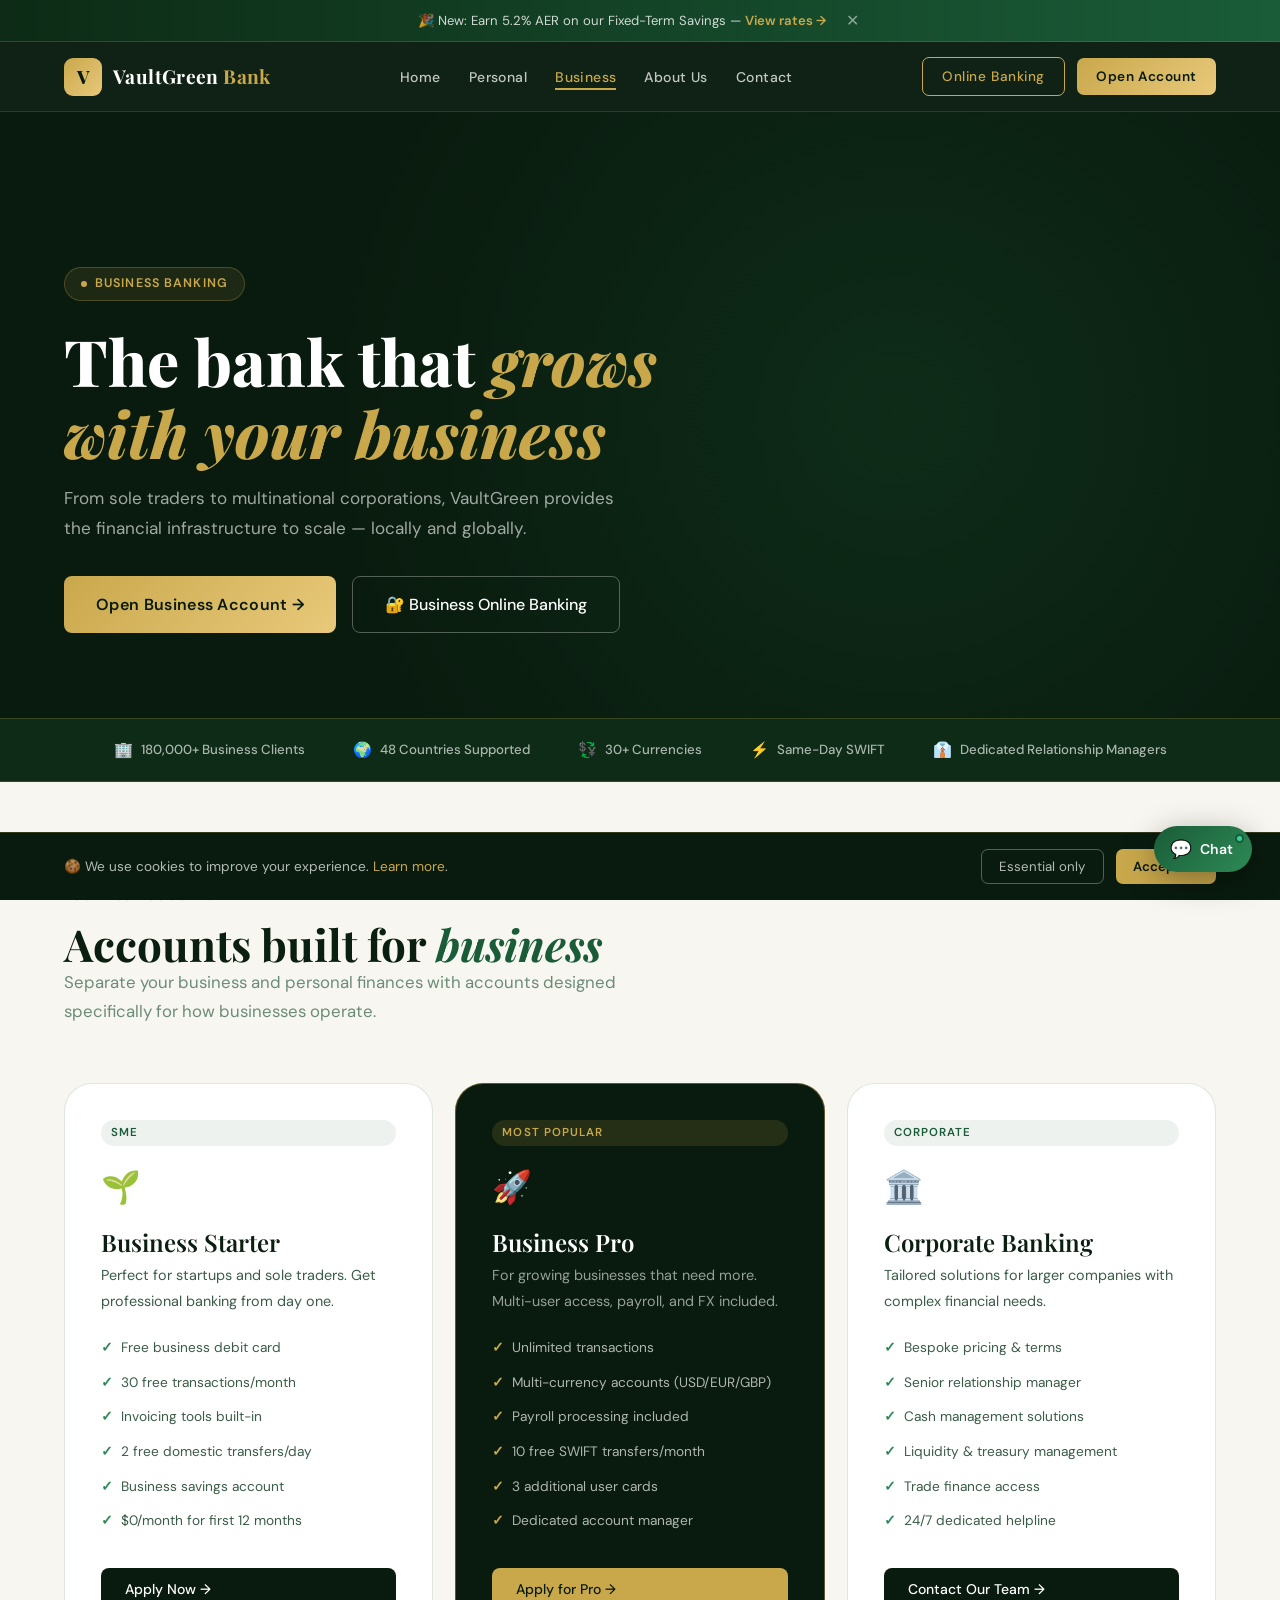
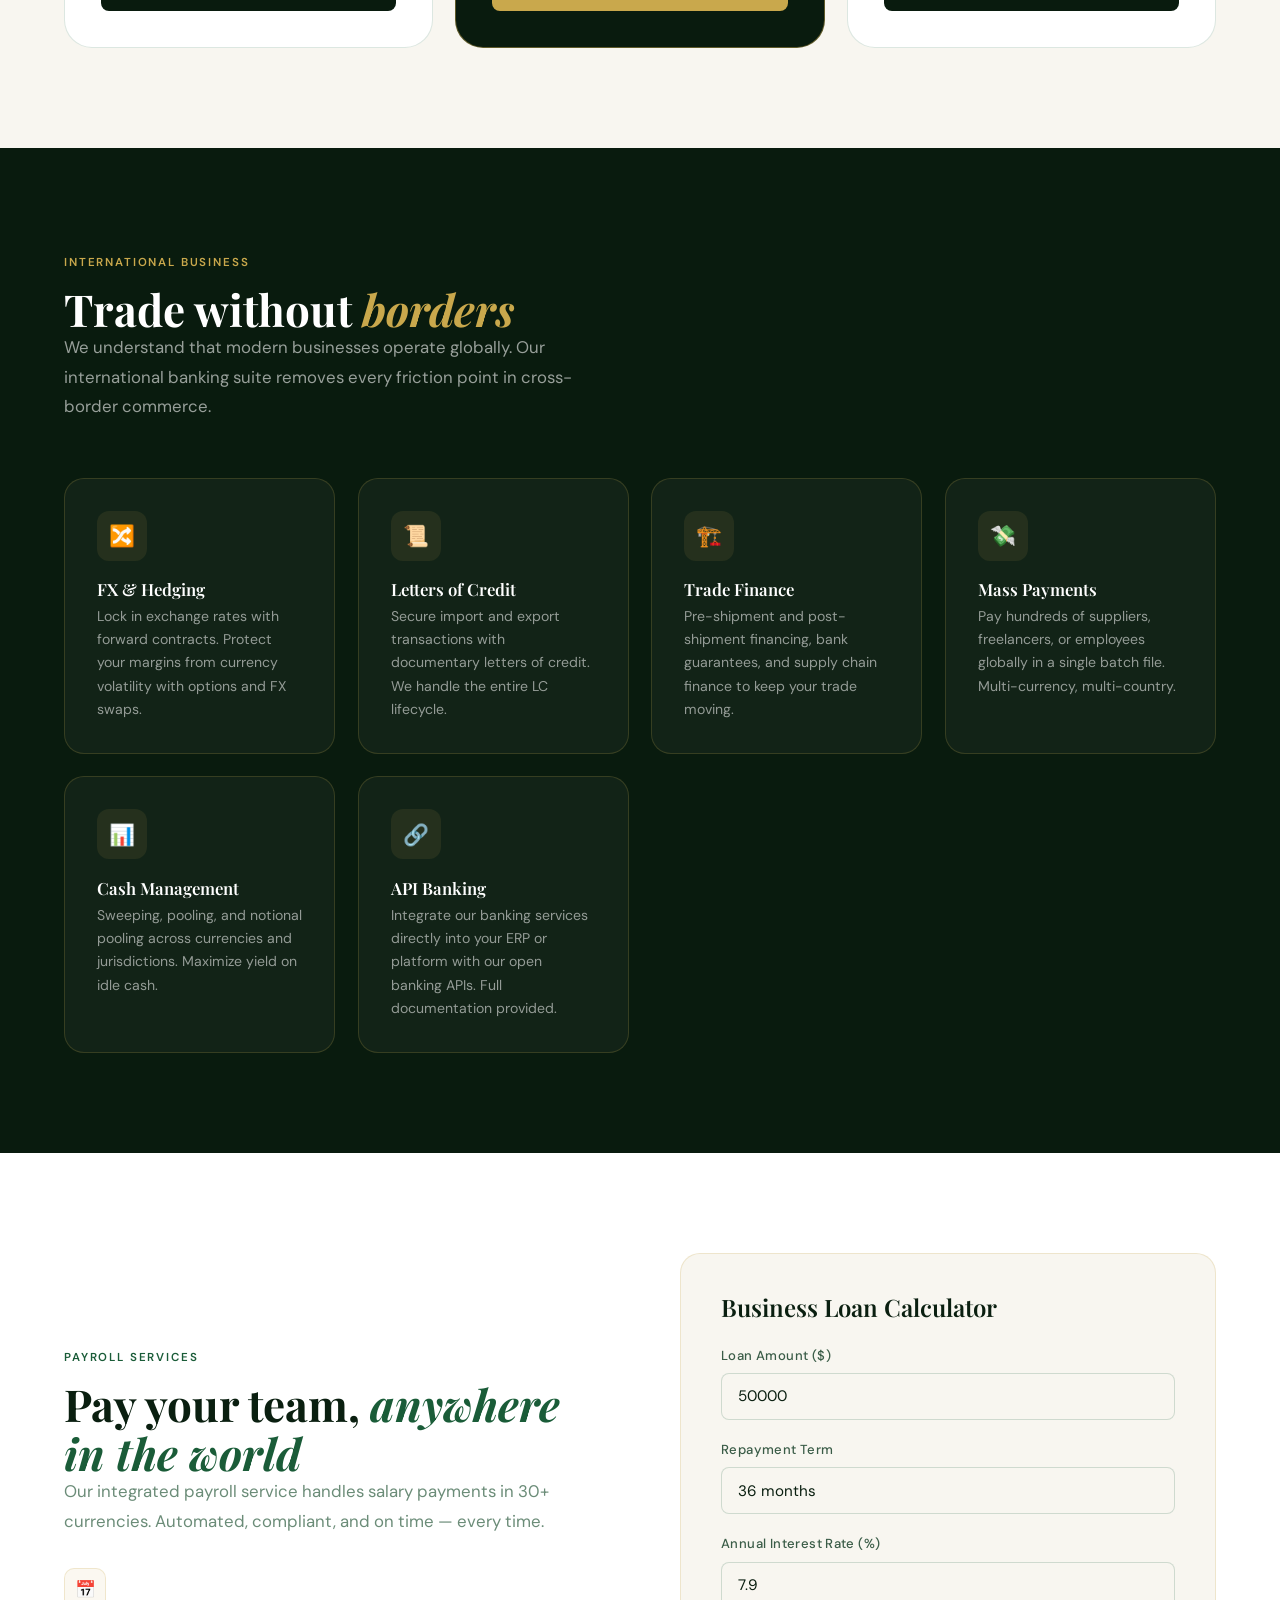
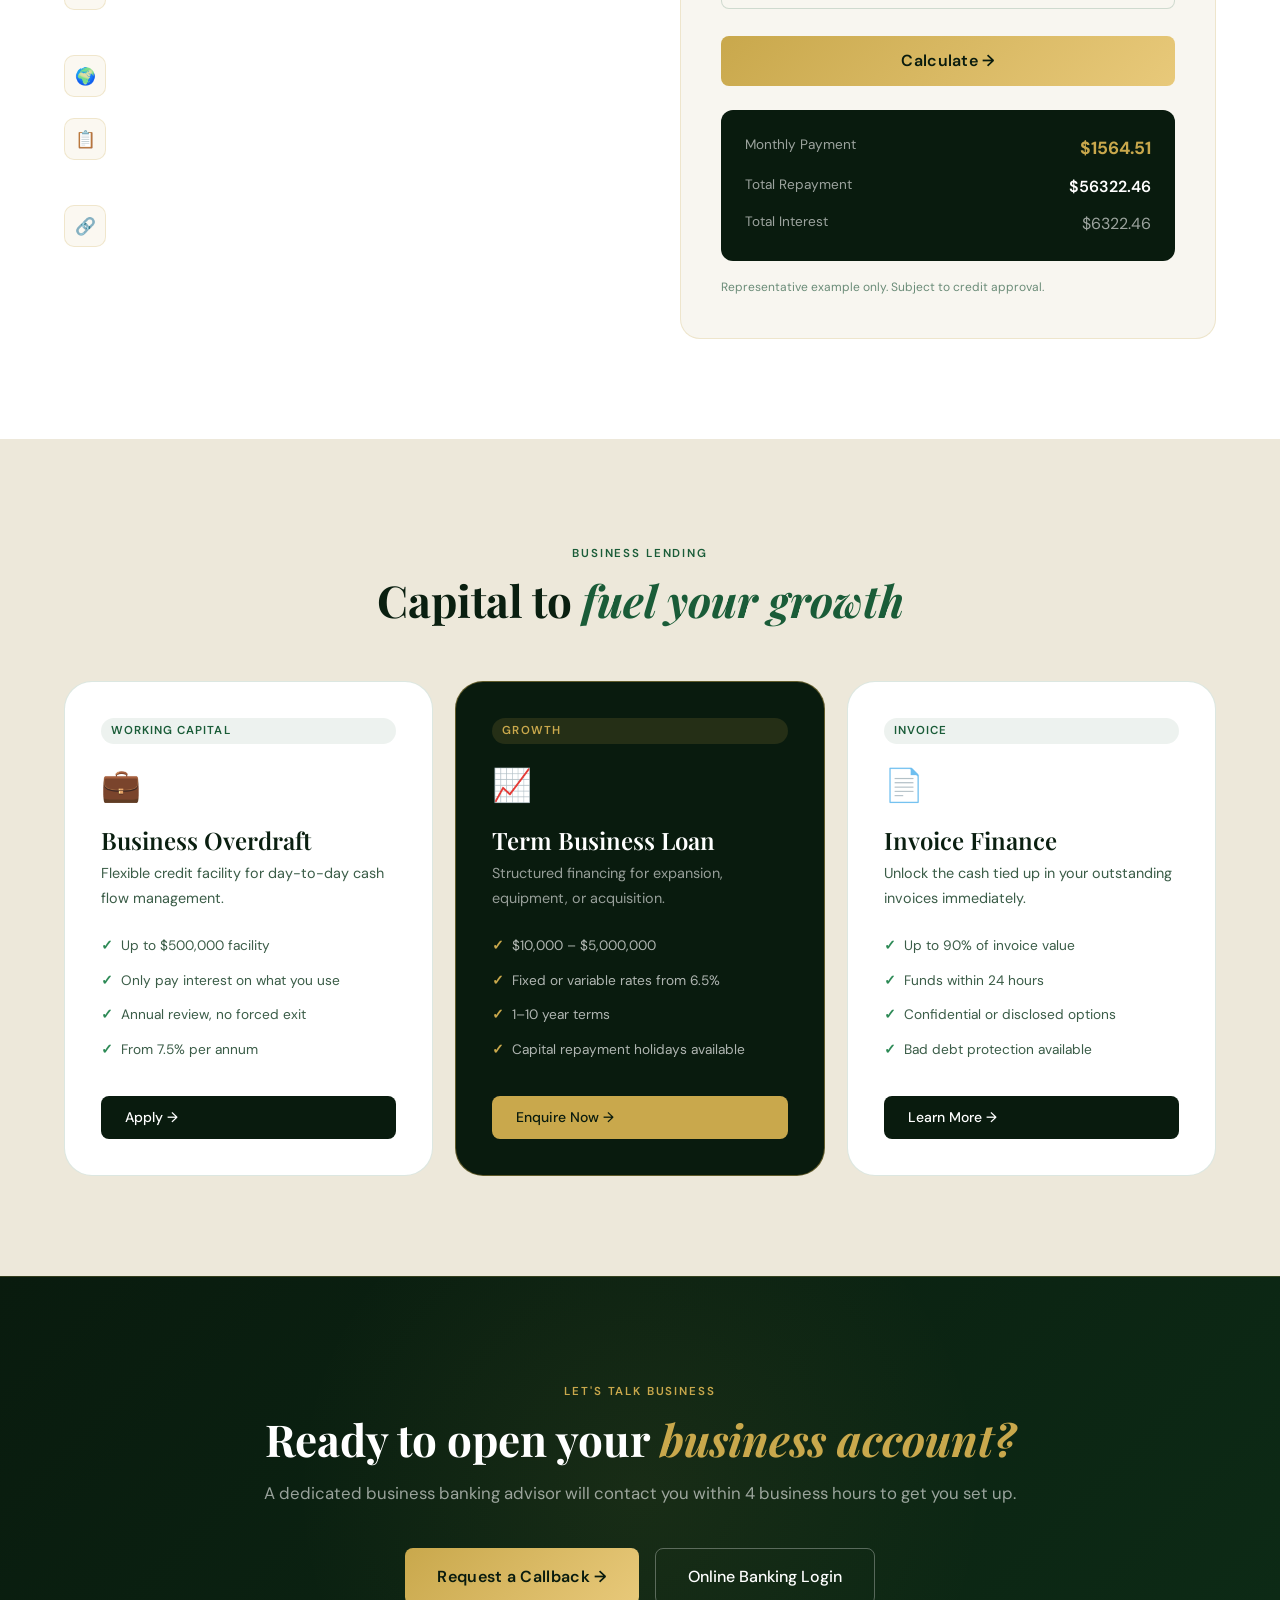
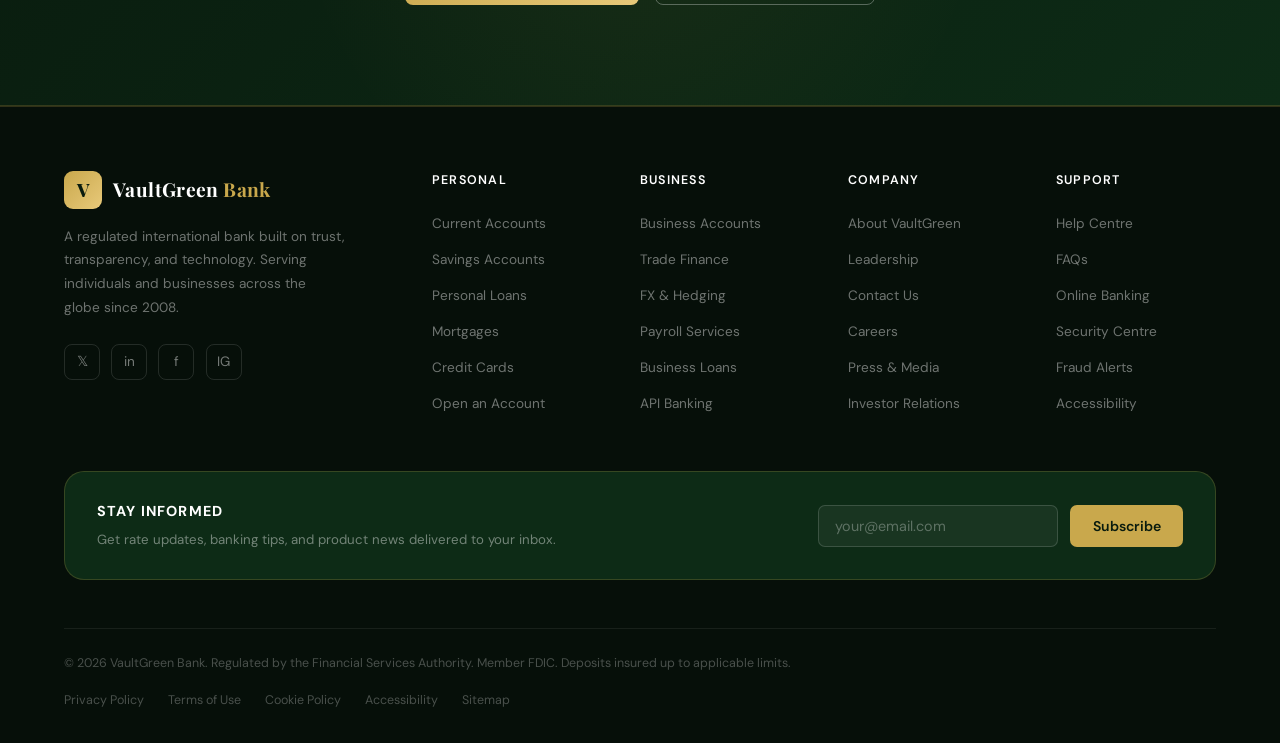
<file: business.html>
<!DOCTYPE html>
<html lang="en">
<head>
  <meta charset="UTF-8" />
  <meta name="viewport" content="width=device-width, initial-scale=1.0" />
  <title>Business Banking — VaultGreen Bank</title>
  <meta name="description" content="Business accounts, corporate banking, trade finance, FX hedging, and payroll services. VaultGreen Bank powers businesses worldwide." />
  <link rel="stylesheet" href="styles.css" />
</head>
<body>

<section class="page-hero">
  <div class="page-hero-content">
    <div class="hero-badge">Business Banking</div>
    <h1>The bank that <em style="color:var(--gold);font-style:italic">grows with your business</em></h1>
    <p>From sole traders to multinational corporations, VaultGreen provides the financial infrastructure to scale — locally and globally.</p>
    <div class="hero-actions" style="margin-top:2rem">
      <a href="#business-accounts" class="btn-primary">Open Business Account →</a>
      <a href="login.html" class="btn-secondary">🔐 Business Online Banking</a>
    </div>
  </div>
</section>

<!-- BUSINESS STATS -->
<div class="trust-bar">
  <div class="trust-item"><span class="trust-icon">🏢</span> 180,000+ Business Clients</div>
  <div class="trust-item"><span class="trust-icon">🌍</span> 48 Countries Supported</div>
  <div class="trust-item"><span class="trust-icon">💱</span> 30+ Currencies</div>
  <div class="trust-item"><span class="trust-icon">⚡</span> Same-Day SWIFT</div>
  <div class="trust-item"><span class="trust-icon">👔</span> Dedicated Relationship Managers</div>
</div>

<!-- BUSINESS ACCOUNTS -->
<section class="section section-light" id="business-accounts">
  <div class="section-header">
    <span class="section-label">Business Accounts</span>
    <h2 class="section-title">Accounts built for <em>business</em></h2>
    <p class="section-desc">Separate your business and personal finances with accounts designed specifically for how businesses operate.</p>
  </div>
  <div class="products-grid">
    <div class="product-card">
      <div class="product-tag">SME</div>
      <div class="product-icon">🌱</div>
      <h3>Business Starter</h3>
      <p>Perfect for startups and sole traders. Get professional banking from day one.</p>
      <ul class="product-list">
        <li>Free business debit card</li>
        <li>30 free transactions/month</li>
        <li>Invoicing tools built-in</li>
        <li>2 free domestic transfers/day</li>
        <li>Business savings account</li>
        <li>$0/month for first 12 months</li>
      </ul>
      <a href="contact.html" class="btn-card">Apply Now →</a>
    </div>
    <div class="product-card featured">
      <div class="product-tag">Most Popular</div>
      <div class="product-icon">🚀</div>
      <h3>Business Pro</h3>
      <p>For growing businesses that need more. Multi-user access, payroll, and FX included.</p>
      <ul class="product-list">
        <li>Unlimited transactions</li>
        <li>Multi-currency accounts (USD/EUR/GBP)</li>
        <li>Payroll processing included</li>
        <li>10 free SWIFT transfers/month</li>
        <li>3 additional user cards</li>
        <li>Dedicated account manager</li>
      </ul>
      <a href="contact.html" class="btn-card">Apply for Pro →</a>
    </div>
    <div class="product-card">
      <div class="product-tag">Corporate</div>
      <div class="product-icon">🏛️</div>
      <h3>Corporate Banking</h3>
      <p>Tailored solutions for larger companies with complex financial needs.</p>
      <ul class="product-list">
        <li>Bespoke pricing & terms</li>
        <li>Senior relationship manager</li>
        <li>Cash management solutions</li>
        <li>Liquidity & treasury management</li>
        <li>Trade finance access</li>
        <li>24/7 dedicated helpline</li>
      </ul>
      <a href="contact.html" class="btn-card">Contact Our Team →</a>
    </div>
  </div>
</section>

<!-- INTERNATIONAL BUSINESS -->
<section class="section section-dark" id="international">
  <div class="section-header">
    <span class="section-label section-label-gold">International Business</span>
    <h2 class="section-title section-title-light">Trade without <em>borders</em></h2>
    <p class="section-desc section-desc-light">We understand that modern businesses operate globally. Our international banking suite removes every friction point in cross-border commerce.</p>
  </div>
  <div class="features-grid">
    <div class="feature-card" style="background:rgba(255,255,255,0.04);border-color:rgba(201,168,76,0.2)">
      <div class="feature-icon" style="background:rgba(201,168,76,0.1)">🔀</div>
      <h3 style="color:var(--white)">FX & Hedging</h3>
      <p style="color:rgba(255,255,255,0.55)">Lock in exchange rates with forward contracts. Protect your margins from currency volatility with options and FX swaps.</p>
    </div>
    <div class="feature-card" style="background:rgba(255,255,255,0.04);border-color:rgba(201,168,76,0.2)">
      <div class="feature-icon" style="background:rgba(201,168,76,0.1)">📜</div>
      <h3 style="color:var(--white)">Letters of Credit</h3>
      <p style="color:rgba(255,255,255,0.55)">Secure import and export transactions with documentary letters of credit. We handle the entire LC lifecycle.</p>
    </div>
    <div class="feature-card" style="background:rgba(255,255,255,0.04);border-color:rgba(201,168,76,0.2)">
      <div class="feature-icon" style="background:rgba(201,168,76,0.1)">🏗️</div>
      <h3 style="color:var(--white)">Trade Finance</h3>
      <p style="color:rgba(255,255,255,0.55)">Pre-shipment and post-shipment financing, bank guarantees, and supply chain finance to keep your trade moving.</p>
    </div>
    <div class="feature-card" style="background:rgba(255,255,255,0.04);border-color:rgba(201,168,76,0.2)">
      <div class="feature-icon" style="background:rgba(201,168,76,0.1)">💸</div>
      <h3 style="color:var(--white)">Mass Payments</h3>
      <p style="color:rgba(255,255,255,0.55)">Pay hundreds of suppliers, freelancers, or employees globally in a single batch file. Multi-currency, multi-country.</p>
    </div>
    <div class="feature-card" style="background:rgba(255,255,255,0.04);border-color:rgba(201,168,76,0.2)">
      <div class="feature-icon" style="background:rgba(201,168,76,0.1)">📊</div>
      <h3 style="color:var(--white)">Cash Management</h3>
      <p style="color:rgba(255,255,255,0.55)">Sweeping, pooling, and notional pooling across currencies and jurisdictions. Maximize yield on idle cash.</p>
    </div>
    <div class="feature-card" style="background:rgba(255,255,255,0.04);border-color:rgba(201,168,76,0.2)">
      <div class="feature-icon" style="background:rgba(201,168,76,0.1)">🔗</div>
      <h3 style="color:var(--white)">API Banking</h3>
      <p style="color:rgba(255,255,255,0.55)">Integrate our banking services directly into your ERP or platform with our open banking APIs. Full documentation provided.</p>
    </div>
  </div>
</section>

<!-- PAYROLL -->
<section class="section" id="payroll">
  <div class="intl-grid">
    <div>
      <span class="section-label">Payroll Services</span>
      <h2 class="section-title">Pay your team, <em>anywhere in the world</em></h2>
      <p class="section-desc">Our integrated payroll service handles salary payments in 30+ currencies. Automated, compliant, and on time — every time.</p>
      <div class="intl-features">
        <div class="intl-feature">
          <div class="intl-feature-icon">📅</div>
          <div>
            <h4>Scheduled Payroll</h4>
            <p>Set your payroll schedule once. We handle every payment, every month, automatically.</p>
          </div>
        </div>
        <div class="intl-feature">
          <div class="intl-feature-icon">🌍</div>
          <div>
            <h4>Global Employee Payments</h4>
            <p>Pay remote employees in their local currency with live exchange rates.</p>
          </div>
        </div>
        <div class="intl-feature">
          <div class="intl-feature-icon">📋</div>
          <div>
            <h4>Payslips & Reporting</h4>
            <p>Auto-generated payslips, tax reports, and year-end summaries for every jurisdiction.</p>
          </div>
        </div>
        <div class="intl-feature">
          <div class="intl-feature-icon">🔗</div>
          <div>
            <h4>Accounting Integration</h4>
            <p>Connects with Xero, QuickBooks, Sage, and SAP out of the box.</p>
          </div>
        </div>
      </div>
    </div>
    <div style="background:var(--off-white);border:1px solid var(--border);border-radius:20px;padding:2.5rem">
      <h3 style="margin-bottom:1.5rem">Business Loan Calculator</h3>
      <div class="form-group">
        <label>Loan Amount ($)</label>
        <input type="number" id="loanAmount" value="50000" placeholder="50000" />
      </div>
      <div class="form-group">
        <label>Repayment Term</label>
        <select id="loanTerm">
          <option value="12">12 months</option>
          <option value="24">24 months</option>
          <option value="36" selected>36 months</option>
          <option value="48">48 months</option>
          <option value="60">60 months</option>
        </select>
      </div>
      <div class="form-group">
        <label>Annual Interest Rate (%)</label>
        <input type="number" id="loanRate" value="7.9" step="0.1" />
      </div>
      <button onclick="calculateLoan()" class="btn-primary" style="width:100%;justify-content:center;margin-top:0.5rem">Calculate →</button>
      <div id="loan-result" style="display:none;margin-top:1.5rem;background:var(--green-deep);border-radius:12px;padding:1.5rem">
        <div style="display:flex;justify-content:space-between;margin-bottom:0.75rem">
          <span style="color:rgba(255,255,255,0.6);font-size:0.85rem">Monthly Payment</span>
          <span id="monthly-payment" style="color:var(--gold);font-weight:700;font-size:1.1rem"></span>
        </div>
        <div style="display:flex;justify-content:space-between;margin-bottom:0.75rem">
          <span style="color:rgba(255,255,255,0.6);font-size:0.85rem">Total Repayment</span>
          <span id="total-repayment" style="color:var(--white);font-weight:600"></span>
        </div>
        <div style="display:flex;justify-content:space-between">
          <span style="color:rgba(255,255,255,0.6);font-size:0.85rem">Total Interest</span>
          <span id="total-interest" style="color:rgba(255,255,255,0.6)"></span>
        </div>
      </div>
      <p style="font-size:0.75rem;color:var(--text-light);margin-top:1rem">Representative example only. Subject to credit approval.</p>
    </div>
  </div>
</section>

<!-- BUSINESS LOANS -->
<section class="section section-cream" id="lending">
  <div class="section-header-center">
    <span class="section-label">Business Lending</span>
    <h2 class="section-title">Capital to <em>fuel your growth</em></h2>
  </div>
  <div class="products-grid">
    <div class="product-card">
      <div class="product-tag">Working Capital</div>
      <div class="product-icon">💼</div>
      <h3>Business Overdraft</h3>
      <p>Flexible credit facility for day-to-day cash flow management.</p>
      <ul class="product-list">
        <li>Up to $500,000 facility</li>
        <li>Only pay interest on what you use</li>
        <li>Annual review, no forced exit</li>
        <li>From 7.5% per annum</li>
      </ul>
      <a href="contact.html" class="btn-card">Apply →</a>
    </div>
    <div class="product-card featured">
      <div class="product-tag">Growth</div>
      <div class="product-icon">📈</div>
      <h3>Term Business Loan</h3>
      <p>Structured financing for expansion, equipment, or acquisition.</p>
      <ul class="product-list">
        <li>$10,000 – $5,000,000</li>
        <li>Fixed or variable rates from 6.5%</li>
        <li>1–10 year terms</li>
        <li>Capital repayment holidays available</li>
      </ul>
      <a href="contact.html" class="btn-card">Enquire Now →</a>
    </div>
    <div class="product-card">
      <div class="product-tag">Invoice</div>
      <div class="product-icon">📄</div>
      <h3>Invoice Finance</h3>
      <p>Unlock the cash tied up in your outstanding invoices immediately.</p>
      <ul class="product-list">
        <li>Up to 90% of invoice value</li>
        <li>Funds within 24 hours</li>
        <li>Confidential or disclosed options</li>
        <li>Bad debt protection available</li>
      </ul>
      <a href="contact.html" class="btn-card">Learn More →</a>
    </div>
  </div>
</section>

<section class="cta-section">
  <div style="position:relative;z-index:2">
    <span class="section-label section-label-gold">Let's Talk Business</span>
    <h2>Ready to open your <em style="color:var(--gold);font-style:italic">business account?</em></h2>
    <p>A dedicated business banking advisor will contact you within 4 business hours to get you set up.</p>
    <div class="cta-actions">
      <a href="contact.html" class="btn-primary">Request a Callback →</a>
      <a href="app.html" class="btn-secondary">Online Banking Login</a>
    </div>
  </div>
</section>

<script>
function calculateLoan() {
  const P = parseFloat(document.getElementById('loanAmount').value);
  const r = parseFloat(document.getElementById('loanRate').value) / 100 / 12;
  const n = parseInt(document.getElementById('loanTerm').value);
  if (!P || !r || !n) return;
  const monthly = (P * r * Math.pow(1+r,n)) / (Math.pow(1+r,n)-1);
  const total = monthly * n;
  const interest = total - P;
  document.getElementById('monthly-payment').textContent = '$' + monthly.toFixed(2);
  document.getElementById('total-repayment').textContent = '$' + total.toFixed(2);
  document.getElementById('total-interest').textContent = '$' + interest.toFixed(2);
  document.getElementById('loan-result').style.display = 'block';
}
calculateLoan();
</script>
<script src="shared.js"></script>
</body>
</html>
</file>
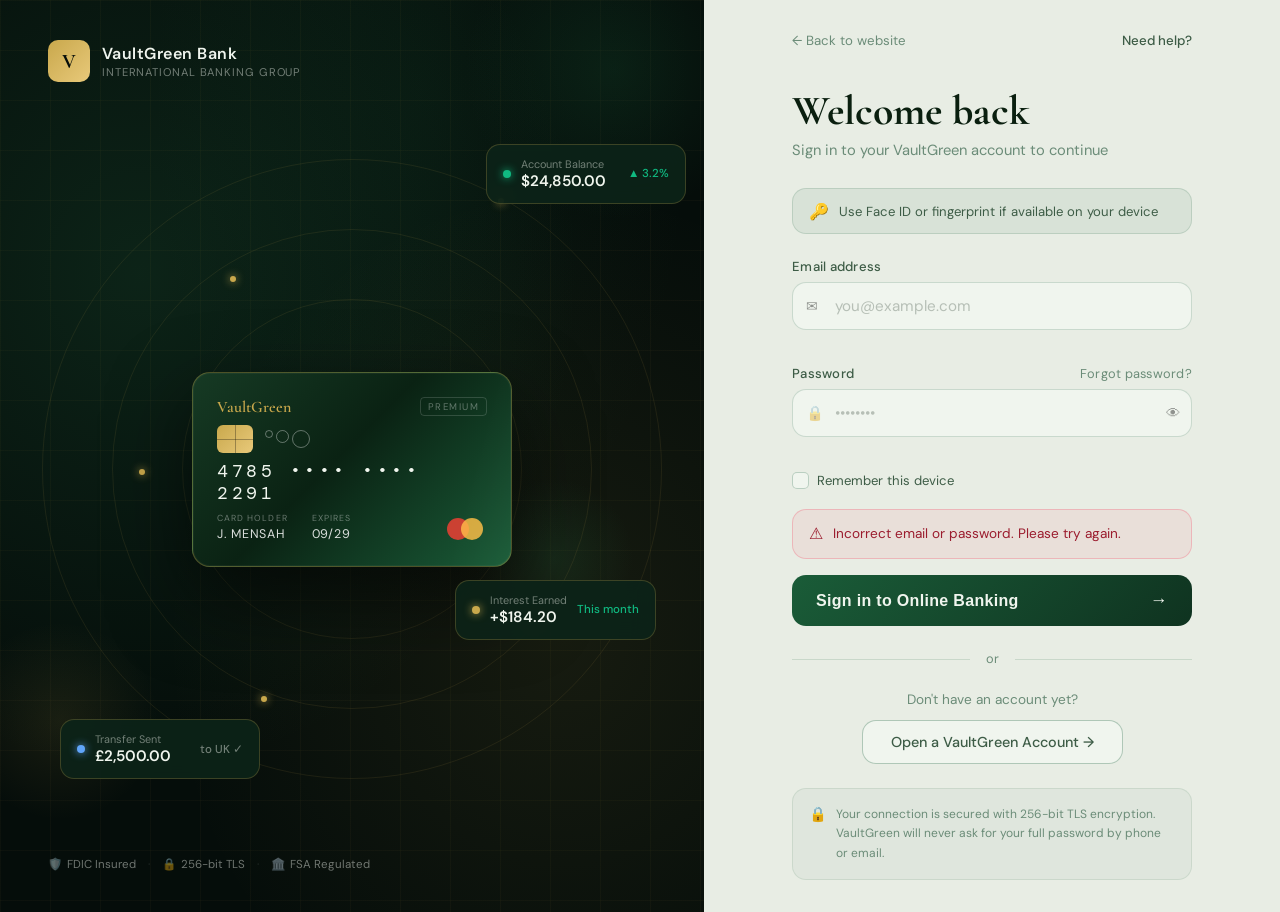
<file: cards.html>
<!DOCTYPE html>
<html lang="en">
<head>
  <meta charset="UTF-8"/>
  <meta name="viewport" content="width=device-width,initial-scale=1.0"/>
  <title>Cards & Accounts — VaultGreen Bank</title>

  <link rel="preconnect" href="https://fonts.googleapis.com">
  <link rel="preconnect" href="https://fonts.gstatic.com" crossorigin>

  <link href="https://fonts.googleapis.com/css2?family=Syne:wght@400;600;700;800&family=DM+Sans:wght@300;400;500;600&family=DM+Mono:wght@400;500&display=swap" rel="stylesheet">

  <link rel="stylesheet" href="cards.css"/>
</head>

<body>

<div class="noise-layer"></div>

<!-- ───── NAV ───── -->
<nav class="top-nav">
  <a href="dashboard.html" class="nav-back">← Dashboard</a>

  <div class="nav-brand">
    <span>◈</span> VaultGreen
  </div>

  <div class="nav-actions">
    <div class="nav-avatar" id="navAvatar">VG</div>
  </div>
</nav>

<!-- ───── HEADER ───── -->
<header class="page-header">
  <div class="page-header-inner">

    <div>
      <p class="page-eyebrow">Financial Tools</p>
      <h1 class="page-title">Cards & Accounts</h1>
      <p class="page-sub">Manage your virtual cards and accounts.</p>
    </div>

    <!-- KYC STATUS ONLY (NO UI SYSTEM) -->
    <div class="kyc-status-badge">
      <span class="kyc-dot" id="kycDot"></span>
      <span id="kycLabel">Checking status...</span>
    </div>

  </div>
</header>

<!-- ───── TABS ───── -->
<div class="tab-bar">

  <button class="tab active" onclick="switchTab('cards', this)">
    My Cards
  </button>

  <button class="tab" onclick="switchTab('accounts', this)">
    Virtual Accounts
  </button>

</div>

<!-- ───── CARDS ───── -->
<section class="tab-panel" id="panel-cards">

  <div class="panel-inner">

    <!-- CARDS AREA -->
    <div class="card-stage" id="cardStage">

      <div class="card-empty-state" id="cardEmpty" hidden>
        <p>No cards yet</p>
        <span>Create your first card</span>
      </div>

    </div>

    <!-- ACTIONS -->
    <div class="action-row">

      <button class="action-btn primary" id="createCardBtn" onclick="createCard()">
        Generate New Card
      </button>

      <button class="action-btn ghost" onclick="revealCvv()">
        Show CVV
      </button>

    </div>

  </div>

</section>

<!-- ───── ACCOUNTS ───── -->
<section class="tab-panel hidden" id="panel-accounts">

  <div class="panel-inner">

    <div class="va-create-form" id="vaCreateForm">

      <input type="text" id="vaName" placeholder="Account name..." maxlength="30"/>

      <button onclick="createVirtualAccount()">
        Create Account
      </button>

    </div>

    <div class="va-grid" id="vaGrid">

      <div class="va-empty" id="vaEmpty" hidden>
        <p>No accounts yet</p>
      </div>

    </div>

  </div>

</section>

<!-- ───── CVV MODAL ───── -->
<div class="modal-overlay" id="cvvModal">
  <div class="modal-box">

    <button onclick="closeModal('cvvModal')">✕</button>

    <h3>CVV Security</h3>
    <p>Never share this code</p>

    <div class="cvv-display" id="cvvDisplay">•••</div>

  </div>
</div>

<!-- ───── SCRIPT ───── -->
<script src="cards.js"></script>

</body>
</html>
</file>
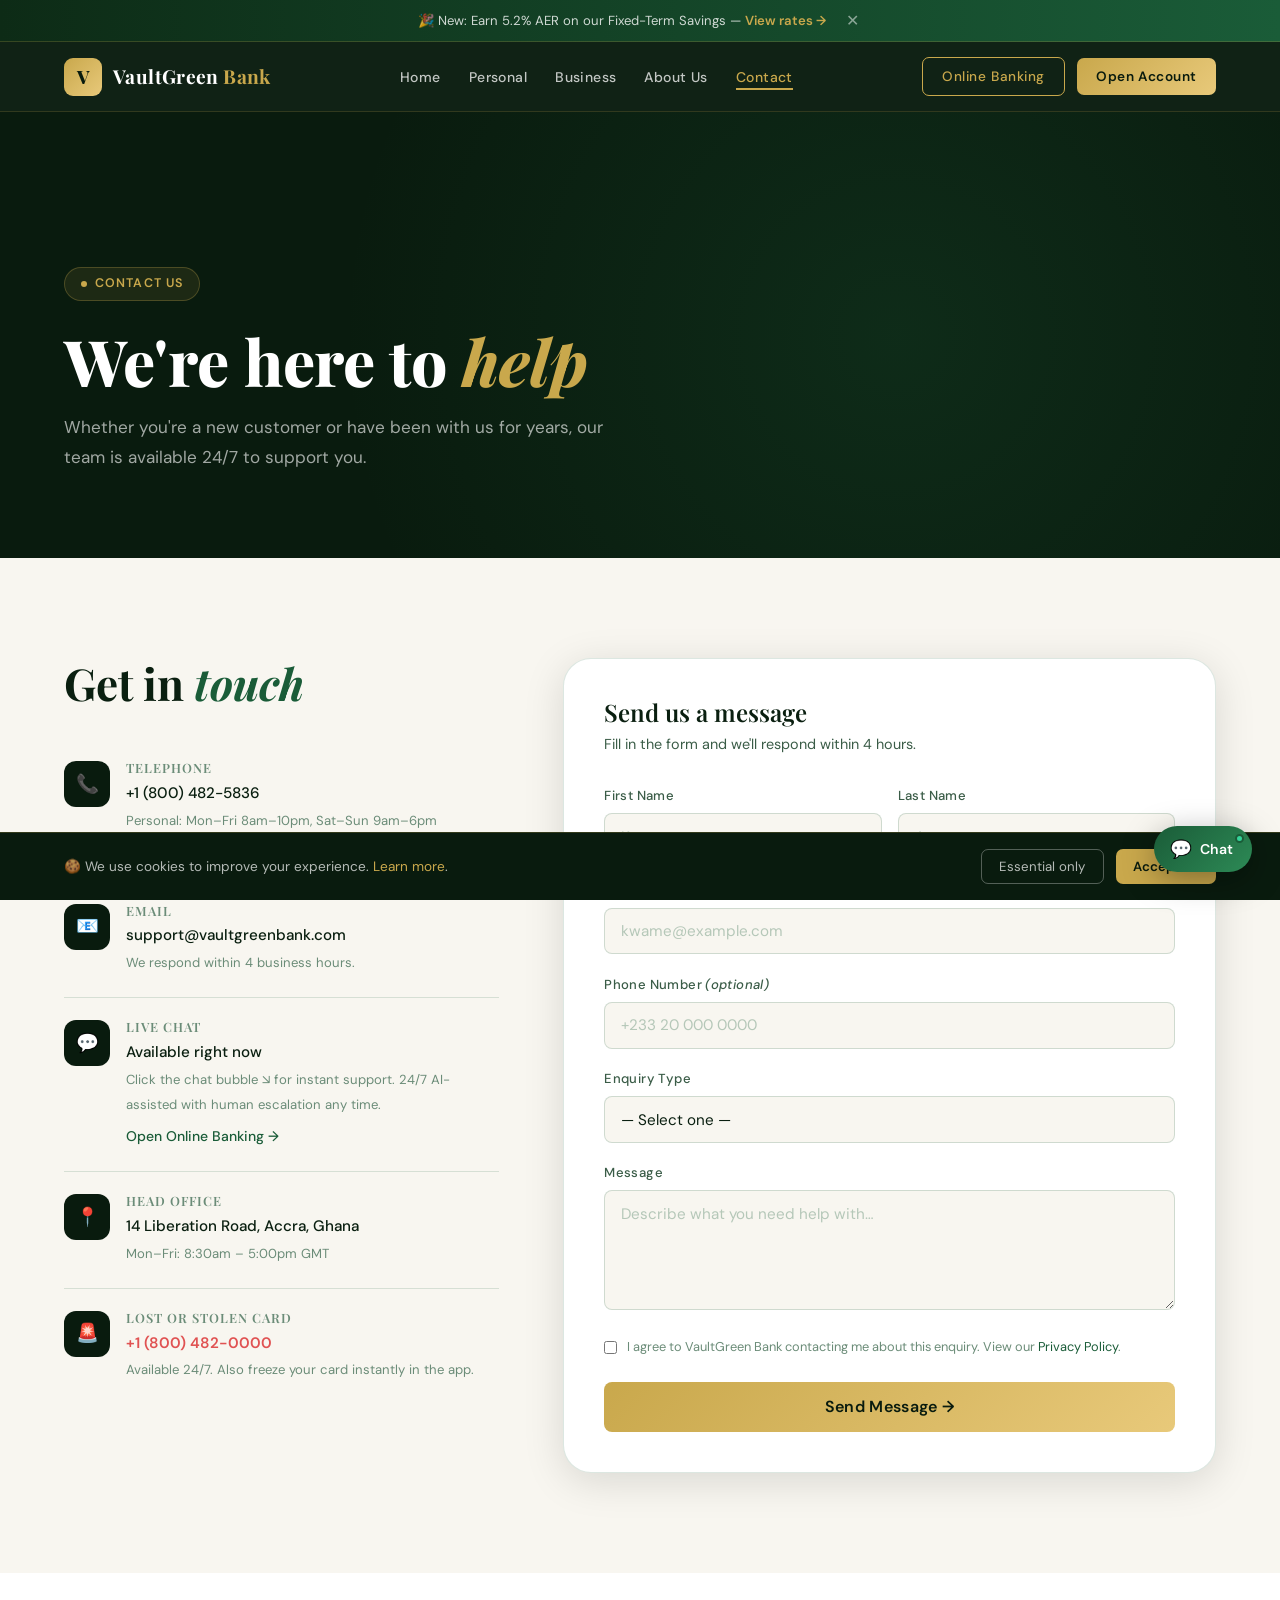
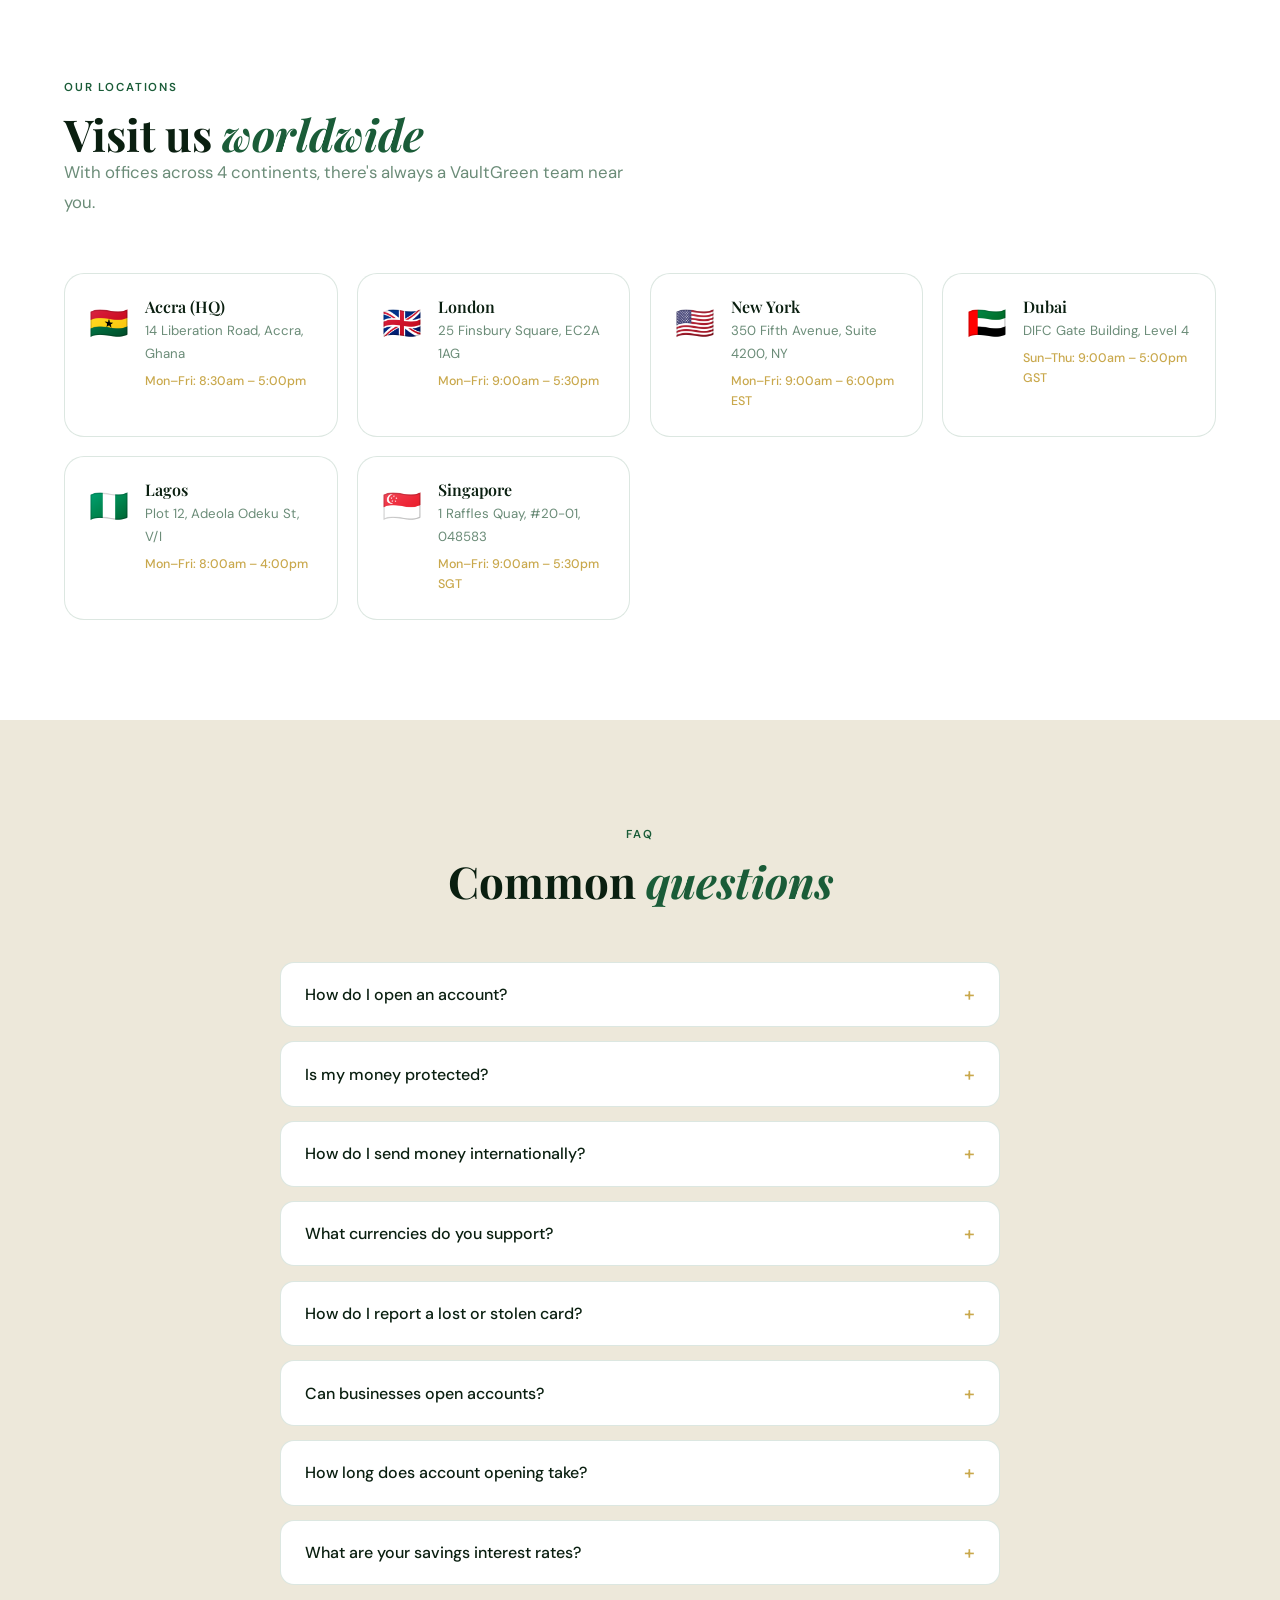
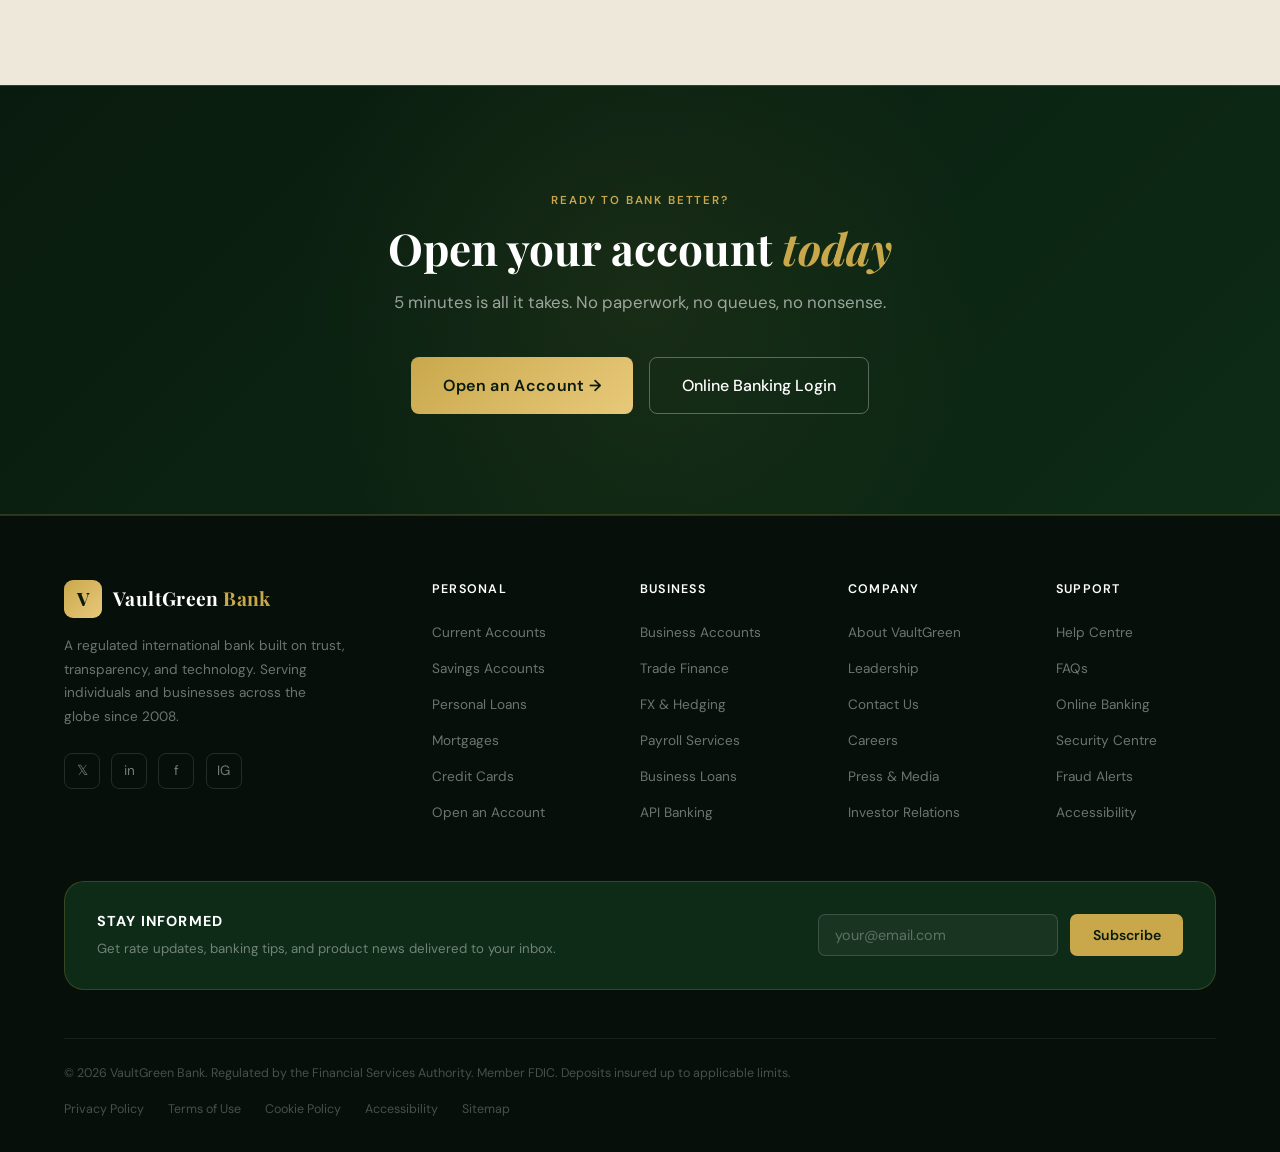
<file: contact.html>
<!DOCTYPE html>
<html lang="en">
<head>
  <meta charset="UTF-8"/>
  <meta name="viewport" content="width=device-width,initial-scale=1.0"/>
  <title>Contact Us — VaultGreen Bank</title>
  <meta name="description" content="Get in touch with VaultGreen Bank 24/7 by phone, email, live chat, or visit one of our international branches."/>
  <link rel="stylesheet" href="styles.css"/>
</head>
<body>

<section class="page-hero">
  <div class="page-hero-content">
    <div class="hero-badge fade-up">Contact Us</div>
    <h1 class="fade-up delay-1">We're here to <em style="color:var(--gold)">help</em></h1>
    <p class="fade-up delay-2">Whether you're a new customer or have been with us for years, our team is available 24/7 to support you.</p>
  </div>
</section>

<section class="section section-light">
  <div class="contact-grid">

    <!-- LEFT: Info -->
    <div class="contact-methods fade-left">
      <h2 class="section-title" style="margin-bottom:2rem">Get in <em>touch</em></h2>
      <div class="contact-method">
        <div class="contact-method-icon">📞</div>
        <div>
          <h4>Telephone</h4>
          <p>+1 (800) 482-5836</p>
          <small>Personal: Mon–Fri 8am–10pm, Sat–Sun 9am–6pm<br>Business: 24/7</small>
        </div>
      </div>
      <div class="contact-method">
        <div class="contact-method-icon">📧</div>
        <div>
          <h4>Email</h4>
          <p>support@vaultgreenbank.com</p>
          <small>We respond within 4 business hours.</small>
        </div>
      </div>
      <div class="contact-method">
        <div class="contact-method-icon">💬</div>
        <div>
          <h4>Live Chat</h4>
          <p>Available right now</p>
          <small>Click the chat bubble ↘ for instant support. 24/7 AI-assisted with human escalation any time.</small><br>
          <a href="login.html" style="color:var(--green-mid);font-size:.875rem;font-weight:500;margin-top:.5rem;display:inline-block">Open Online Banking →</a>
        </div>
      </div>
      <div class="contact-method">
        <div class="contact-method-icon">📍</div>
        <div>
          <h4>Head Office</h4>
          <p>14 Liberation Road, Accra, Ghana</p>
          <small>Mon–Fri: 8:30am – 5:00pm GMT</small>
        </div>
      </div>
      <div class="contact-method">
        <div class="contact-method-icon">🚨</div>
        <div>
          <h4>Lost or Stolen Card</h4>
          <p style="color:#e05252;font-weight:600">+1 (800) 482-0000</p>
          <small>Available 24/7. Also freeze your card instantly in the app.</small>
        </div>
      </div>
    </div>

    <!-- RIGHT: Form -->
    <div class="contact-form-card fade-right">
      <h3 style="margin-bottom:.4rem">Send us a message</h3>
      <p style="font-size:.9rem;margin-bottom:1.75rem">Fill in the form and we'll respond within 4 hours.</p>

      <form id="contactForm" onsubmit="event.preventDefault();submitContactForm()">
        <div class="form-row">
          <div class="form-group"><label>First Name</label><input type="text" id="firstName" placeholder="Kwame" required/></div>
          <div class="form-group"><label>Last Name</label><input type="text" id="lastName" placeholder="Asante" required/></div>
        </div>
        <div class="form-group"><label>Email Address</label><input type="email" id="contactEmail" placeholder="kwame@example.com" required/></div>
        <div class="form-group"><label>Phone Number <em>(optional)</em></label><input type="tel" id="contactPhone" placeholder="+233 20 000 0000"/></div>
        <div class="form-group">
          <label>Enquiry Type</label>
          <select id="accountType">
            <option value="">— Select one —</option>
            <option>I'm a new customer</option>
            <option>Personal Banking</option>
            <option>Business Banking</option>
            <option>International Transfers</option>
            <option>Loans & Mortgages</option>
            <option>Investments</option>
            <option>Complaint or Issue</option>
            <option>Other</option>
          </select>
        </div>
        <div class="form-group"><label>Message</label><textarea id="contactMessage" placeholder="Describe what you need help with…" required></textarea></div>
        <div style="display:flex;align-items:flex-start;gap:10px;margin-bottom:1.5rem">
          <input type="checkbox" id="consent" style="width:auto;margin-top:4px;accent-color:var(--green-mid)"/>
          <label for="consent" style="font-size:.8rem;color:var(--text-light)">I agree to VaultGreen Bank contacting me about this enquiry. View our <a href="#" style="color:var(--green-mid)">Privacy Policy</a>.</label>
        </div>
        <button type="submit" class="btn-primary" id="contactSubmitBtn" style="width:100%;justify-content:center">Send Message →</button>
        <div id="form-success" style="display:none;margin-top:1.25rem;background:rgba(26,92,56,.08);border:1px solid var(--green-light);border-radius:10px;padding:1rem;color:var(--green-mid);font-weight:500;text-align:center">
          ✅ Thank you! We'll be in touch within 4 hours.
        </div>
      </form>
    </div>
  </div>
</section>

<!-- BRANCHES -->
<section class="section">
  <div class="section-header fade-up">
    <span class="section-label">Our Locations</span>
    <h2 class="section-title">Visit us <em>worldwide</em></h2>
    <p class="section-desc">With offices across 4 continents, there's always a VaultGreen team near you.</p>
  </div>
  <div class="branches-grid">
    <div class="branch-card fade-up"><div class="branch-flag">🇬🇭</div><div><h4>Accra (HQ)</h4><p>14 Liberation Road, Accra, Ghana</p><div class="branch-hours">Mon–Fri: 8:30am – 5:00pm</div></div></div>
    <div class="branch-card fade-up delay-1"><div class="branch-flag">🇬🇧</div><div><h4>London</h4><p>25 Finsbury Square, EC2A 1AG</p><div class="branch-hours">Mon–Fri: 9:00am – 5:30pm</div></div></div>
    <div class="branch-card fade-up delay-2"><div class="branch-flag">🇺🇸</div><div><h4>New York</h4><p>350 Fifth Avenue, Suite 4200, NY</p><div class="branch-hours">Mon–Fri: 9:00am – 6:00pm EST</div></div></div>
    <div class="branch-card fade-up delay-3"><div class="branch-flag">🇦🇪</div><div><h4>Dubai</h4><p>DIFC Gate Building, Level 4</p><div class="branch-hours">Sun–Thu: 9:00am – 5:00pm GST</div></div></div>
    <div class="branch-card fade-up delay-1"><div class="branch-flag">🇳🇬</div><div><h4>Lagos</h4><p>Plot 12, Adeola Odeku St, V/I</p><div class="branch-hours">Mon–Fri: 8:00am – 4:00pm</div></div></div>
    <div class="branch-card fade-up delay-2"><div class="branch-flag">🇸🇬</div><div><h4>Singapore</h4><p>1 Raffles Quay, #20-01, 048583</p><div class="branch-hours">Mon–Fri: 9:00am – 5:30pm SGT</div></div></div>
  </div>
</section>

<!-- FAQ -->
<section class="section section-cream">
  <div class="section-header-center fade-up">
    <span class="section-label">FAQ</span>
    <h2 class="section-title">Common <em>questions</em></h2>
  </div>
  <div class="faq-list" id="faq-list"></div>
</section>

<section class="cta-section">
  <div style="position:relative;z-index:2" class="fade-up">
    <span class="section-label section-label-gold">Ready to Bank Better?</span>
    <h2>Open your account <em style="color:var(--gold)">today</em></h2>
    <p>5 minutes is all it takes. No paperwork, no queues, no nonsense.</p>
    <div class="cta-actions">
      <a href="personal.html#open-account" class="btn-primary">Open an Account →</a>
      <a href="login.html" class="btn-secondary">Online Banking Login</a>
    </div>
  </div>
</section>

<script>
const FAQS = [
  { q:"How do I open an account?", a:"You can open an account entirely online in under 5 minutes. Click 'Open an Account', provide your government-issued ID, and complete our quick identity verification process. No branch visits required." },
  { q:"Is my money protected?", a:"Yes. All eligible deposits are insured by the FDIC up to applicable limits. We also hold a full banking license regulated by the Financial Services Authority. Your money is always protected." },
  { q:"How do I send money internationally?", a:"Log into your Online Banking account, select 'International Transfer', enter the recipient's details and amount. Transfers to most countries are processed within the same business day at live mid-market exchange rates." },
  { q:"What currencies do you support?", a:"We support 30+ currencies including USD, EUR, GBP, GHS, NGN, AED, JPY, CAD, AUD, SGD, ZAR, INR and more. Multi-currency accounts are available on Premium and Business Pro plans." },
  { q:"How do I report a lost or stolen card?", a:"Call our emergency line at +1 (800) 482-0000 available 24/7, or instantly freeze your card in the Online Banking app under Card Settings → Freeze Card. Freezing is immediate and free." },
  { q:"Can businesses open accounts?", a:"Absolutely. We offer a full range of business accounts for sole traders, SMEs, and large corporations. Visit our Business Banking page or contact us to speak with an advisor." },
  { q:"How long does account opening take?", a:"Most accounts are opened and active within 5–10 minutes online. Identity verification is instant in most cases. Complex applications (e.g. Corporate Banking) may take 1–2 business days." },
  { q:"What are your savings interest rates?", a:"Our Easy Saver pays 3.8% AER. Fixed-Term deposits range from 4.6% (1-year) up to 5.2% APY (5-year). All rates are correct and updated monthly — view our full rates table on the Personal Banking page." },
];
</script>
<script src="shared.js"></script>
<script>
document.addEventListener('DOMContentLoaded', () => {
  buildFaq(FAQS, 'faq-list');
});
</script>
</body>
</html>
</file>
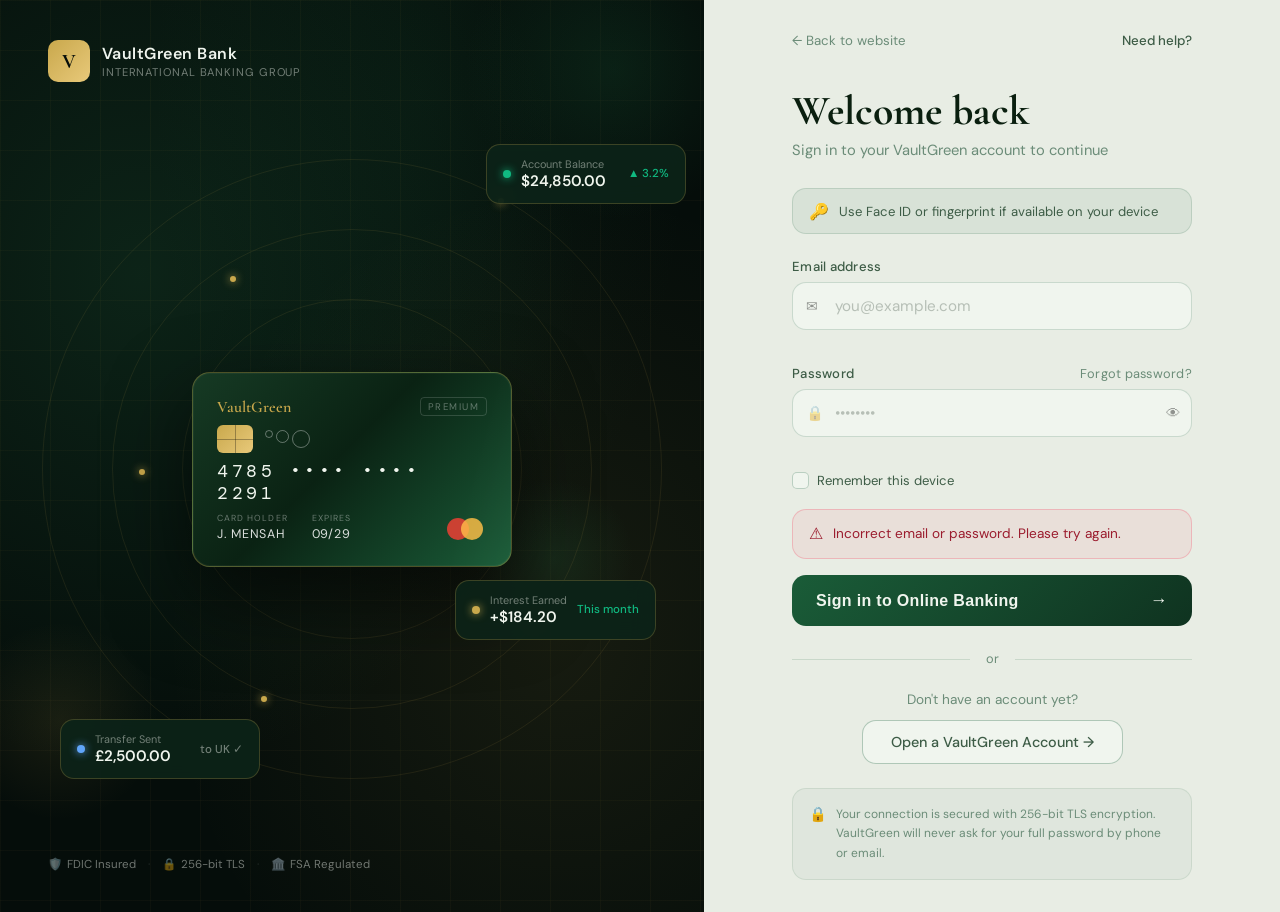
<file: login.html>
<!DOCTYPE html>
<html lang="en">
<head>
  <meta charset="UTF-8"/>
  <meta name="viewport" content="width=device-width,initial-scale=1.0"/>
  <title>Online Banking Login — VaultGreen Bank</title>
  <meta name="description" content="Secure login to VaultGreen Bank Online Banking. Access your accounts, transfer money, and manage your finances."/>
  <link rel="preconnect" href="https://fonts.googleapis.com">
  <link rel="preconnect" href="https://fonts.gstatic.com" crossorigin>
  <link href="https://fonts.googleapis.com/css2?family=Cormorant+Garamond:ital,wght@0,400;0,500;0,600;0,700;1,400;1,600&family=DM+Sans:wght@300;400;500;600&family=DM+Mono:wght@400;500&display=swap" rel="stylesheet">
  <link rel="stylesheet" href="login.css"/>
</head>
<body>

  <!-- LEFT PANEL — visual / brand -->
  <aside class="panel-left">

    <!-- animated background layers -->
    <div class="bg-gradient"></div>
    <div class="bg-grid"></div>
    <div class="bg-orb orb-1"></div>
    <div class="bg-orb orb-2"></div>
    <div class="bg-orb orb-3"></div>

    <!-- brand -->
    <a href="index.html" class="brand">
      <div class="brand-mark">V</div>
      <div>
        <span class="brand-name">VaultGreen Bank</span>
        <span class="brand-tag">International Banking Group</span>
      </div>
    </a>

    <!-- hero visual -->
    <div class="panel-visual">

      <!-- bank card mockup -->
      <div class="card-3d">
        <div class="card-inner">
          <!-- FRONT -->
          <div class="card-face card-front">
            <div class="card-shimmer"></div>
            <div class="card-top-row">
              <div class="card-brand-small">VaultGreen</div>
              <div class="card-type">PREMIUM</div>
            </div>
            <div class="chip-wrap">
              <div class="chip">
                <div class="chip-line h"></div>
                <div class="chip-line v"></div>
              </div>
              <div class="nfc-icon">
                <span></span><span></span><span></span>
              </div>
            </div>
            <div class="card-pan">4785 •••• •••• 2291</div>
            <div class="card-footer-row">
              <div>
                <div class="card-label-sm">CARD HOLDER</div>
                <div class="card-holder">J. MENSAH</div>
              </div>
              <div>
                <div class="card-label-sm">EXPIRES</div>
                <div class="card-holder">09/29</div>
              </div>
              <div class="mastercard-logo">
                <div class="mc-left"></div>
                <div class="mc-right"></div>
              </div>
            </div>
          </div>
          <!-- BACK -->
          <div class="card-face card-back">
            <div class="mag-stripe"></div>
            <div class="sig-strip">
              <div class="sig-lines">
                <span></span><span></span><span></span>
              </div>
              <div class="cvv">•••</div>
            </div>
          </div>
        </div>
      </div>

      <!-- stat pills -->
      <div class="stat-pill pill-a">
        <div class="pill-dot green"></div>
        <div>
          <div class="pill-lbl">Account Balance</div>
          <div class="pill-val">$24,850.00</div>
        </div>
        <div class="pill-trend up">▲ 3.2%</div>
      </div>

      <div class="stat-pill pill-b">
        <div class="pill-dot gold"></div>
        <div>
          <div class="pill-lbl">Interest Earned</div>
          <div class="pill-val">+$184.20</div>
        </div>
        <div class="pill-trend up">This month</div>
      </div>

      <div class="stat-pill pill-c">
        <div class="pill-dot blue"></div>
        <div>
          <div class="pill-lbl">Transfer Sent</div>
          <div class="pill-val">£2,500.00</div>
        </div>
        <div class="pill-trend">to UK ✓</div>
      </div>

      <!-- globe rings decoration -->
      <div class="globe-rings">
        <div class="ring r1"></div>
        <div class="ring r2"></div>
        <div class="ring r3"></div>
        <div class="globe-dot gd-1"></div>
        <div class="globe-dot gd-2"></div>
        <div class="globe-dot gd-3"></div>
        <div class="globe-dot gd-4"></div>
        <div class="globe-dot gd-5"></div>
      </div>
    </div>

    <!-- trust footer -->
    <div class="panel-trust">
      <div class="trust-item"><span>🛡️</span> FDIC Insured</div>
      <div class="trust-sep">·</div>
      <div class="trust-item"><span>🔒</span> 256-bit TLS</div>
      <div class="trust-sep">·</div>
      <div class="trust-item"><span>🏛️</span> FSA Regulated</div>
    </div>
  </aside>

  <!-- RIGHT PANEL — form -->
  <main class="panel-right">
    <div class="form-container">

      <!-- top nav -->
      <div class="form-top-nav">
        <a href="index.html" class="back-link">← Back to website</a>
        <span class="need-help"><a href="contact.html">Need help?</a></span>
      </div>

      <!-- heading -->
      <div class="form-header">
        <h1>Welcome back</h1>
        <p>Sign in to your VaultGreen account to continue</p>
      </div>

      <!-- social / biometric login hint -->
      <div class="quick-access" id="biometricHint">
        <div class="qa-icon">🔑</div>
        <span>Use Face ID or fingerprint if available on your device</span>
      </div>

      <!-- form -->
      <form id="loginForm" onsubmit="event.preventDefault(); doLogin();" novalidate>

        <div class="field" id="emailField">
          <label for="email">Email address</label>
          <div class="input-wrap">
            <span class="input-icon">✉</span>
            <input
              type="email"
              id="email"
              name="email"
              placeholder="you@example.com"
              autocomplete="email"
              required
            />
          </div>
          <span class="field-err" id="emailErr"></span>
        </div>

        <div class="field" id="passwordField">
          <label for="password">
            Password
            <a href="#" class="forgot-link" onclick="showForgot(event)">Forgot password?</a>
          </label>
          <div class="input-wrap">
            <span class="input-icon">🔒</span>
            <input
              type="password"
              id="password"
              name="password"
              placeholder="••••••••"
              autocomplete="current-password"
              required
            />
            <button type="button" class="toggle-pw" id="togglePw" aria-label="Show password" onclick="togglePassword()">👁</button>
          </div>
          <span class="field-err" id="passErr"></span>
        </div>

        <div class="form-row-between">
          <label class="remember-label">
            <input type="checkbox" id="remember" />
            <span class="custom-check"></span>
            Remember this device
          </label>
        </div>

        <!-- error banner -->
        <div class="error-banner" id="loginError" hidden>
          <span class="error-icon">⚠</span>
          <span id="loginErrorMsg">Incorrect email or password. Please try again.</span>
        </div>

        <button type="submit" class="btn-submit" id="submitBtn">
          <span id="btnText">Sign in to Online Banking</span>
          <span class="btn-arrow">→</span>
        </button>

      </form>

      <!-- divider -->
      <div class="divider"><span>or</span></div>

      <!-- register CTA -->
      <div class="register-cta">
        <p>Don't have an account yet?</p>
        <a href="register.html" class="btn-register">Open a VaultGreen Account →</a>
      </div>

      <!-- security note -->
      <div class="security-note">
        <span>🔒</span>
        <p>Your connection is secured with 256-bit TLS encryption. VaultGreen will never ask for your full password by phone or email.</p>
      </div>

    </div>
  </main>

  <!-- FORGOT PASSWORD MODAL -->
  <div class="modal-overlay" id="forgotModal">
    <div class="modal">
      <button class="modal-close" onclick="closeForgot()">✕</button>
      <div class="modal-icon">📧</div>
      <h3>Reset your password</h3>
      <p>Enter your registered email and we'll send a secure reset link within 5 minutes.</p>
      <div class="field" style="margin-top:1.5rem">
        <label for="resetEmail">Email address</label>
        <div class="input-wrap">
          <span class="input-icon">✉</span>
          <input type="email" id="resetEmail" placeholder="you@example.com"/>
        </div>
      </div>
      <button class="btn-submit" onclick="doReset()" style="margin-top:1rem">
        <span>Send Reset Link</span>
        <span class="btn-arrow">→</span>
      </button>
      <div id="resetSuccess" hidden style="margin-top:1rem;color:#34d399;font-size:.88rem;text-align:center">
        ✅ Reset link sent! Check your inbox (and spam folder).
      </div>
    </div>
  </div>

  <script src="login.js"></script>
</body>
</html>
</file>
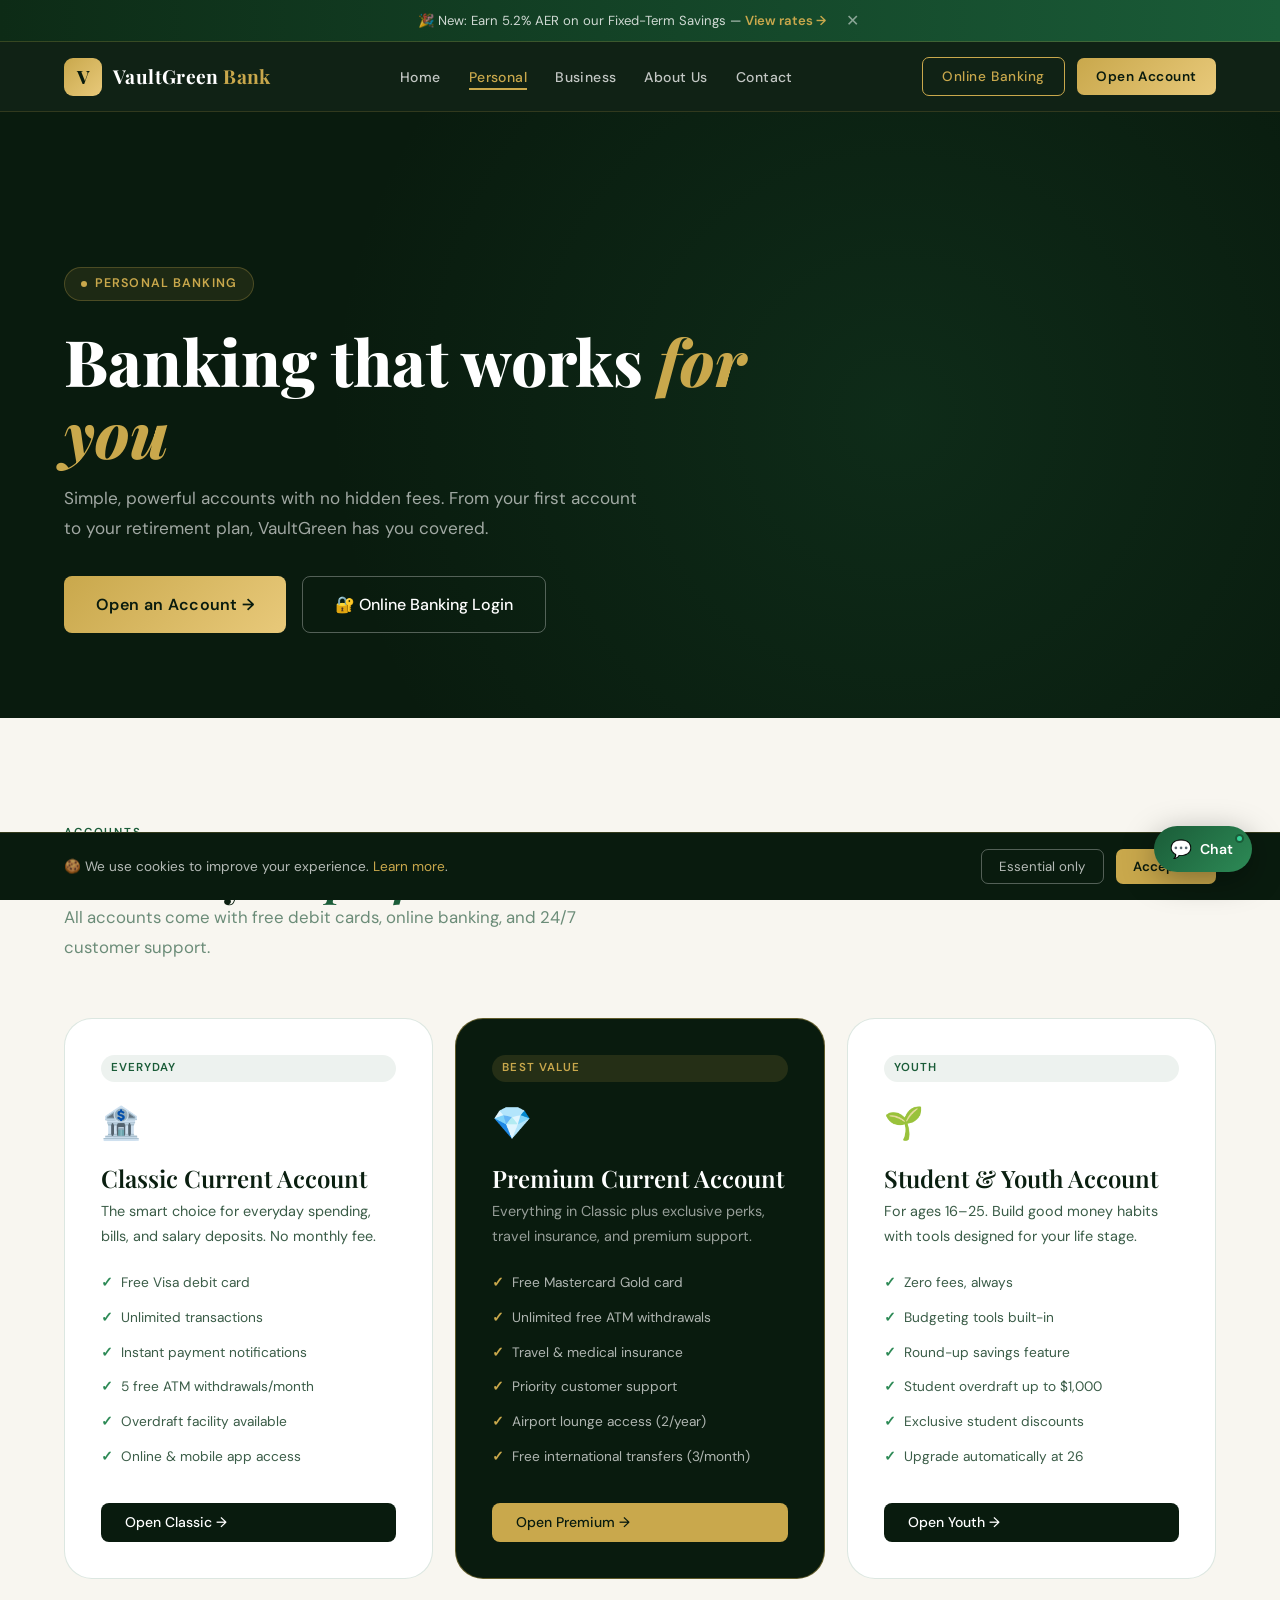
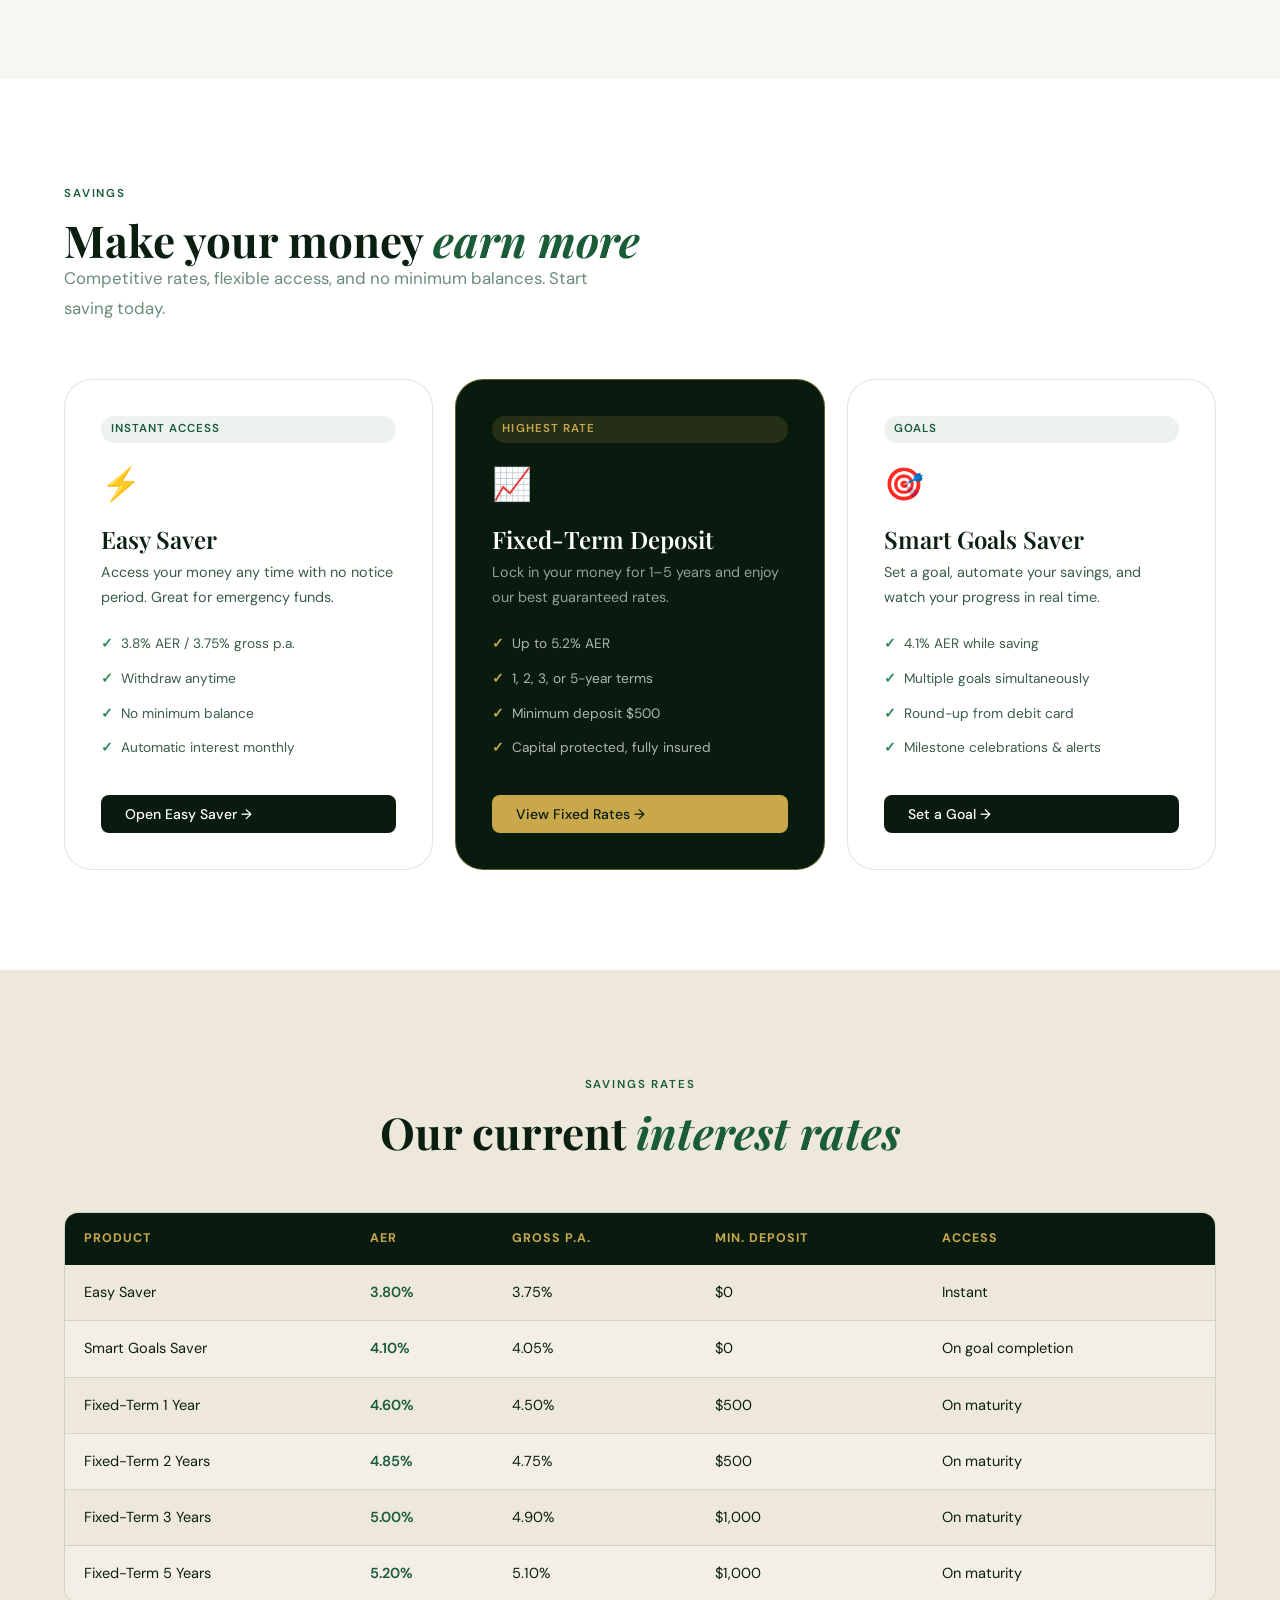
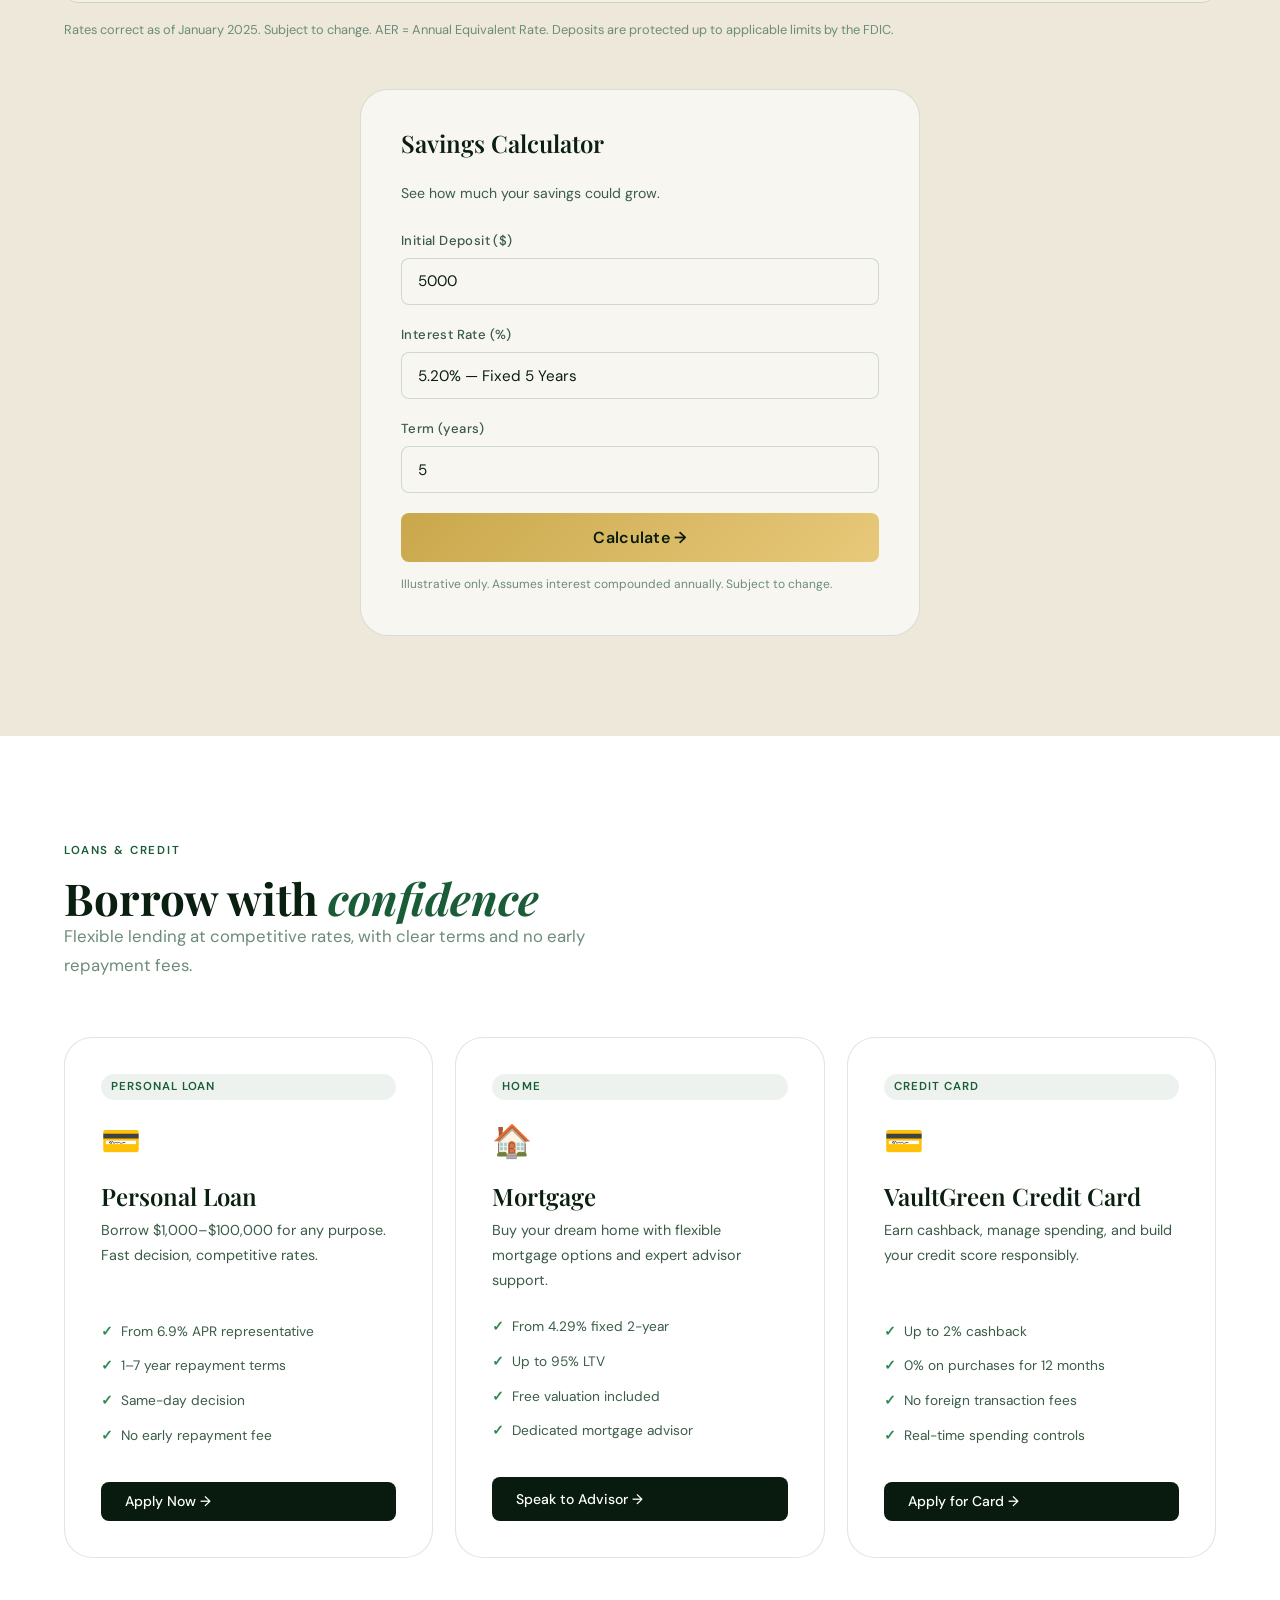
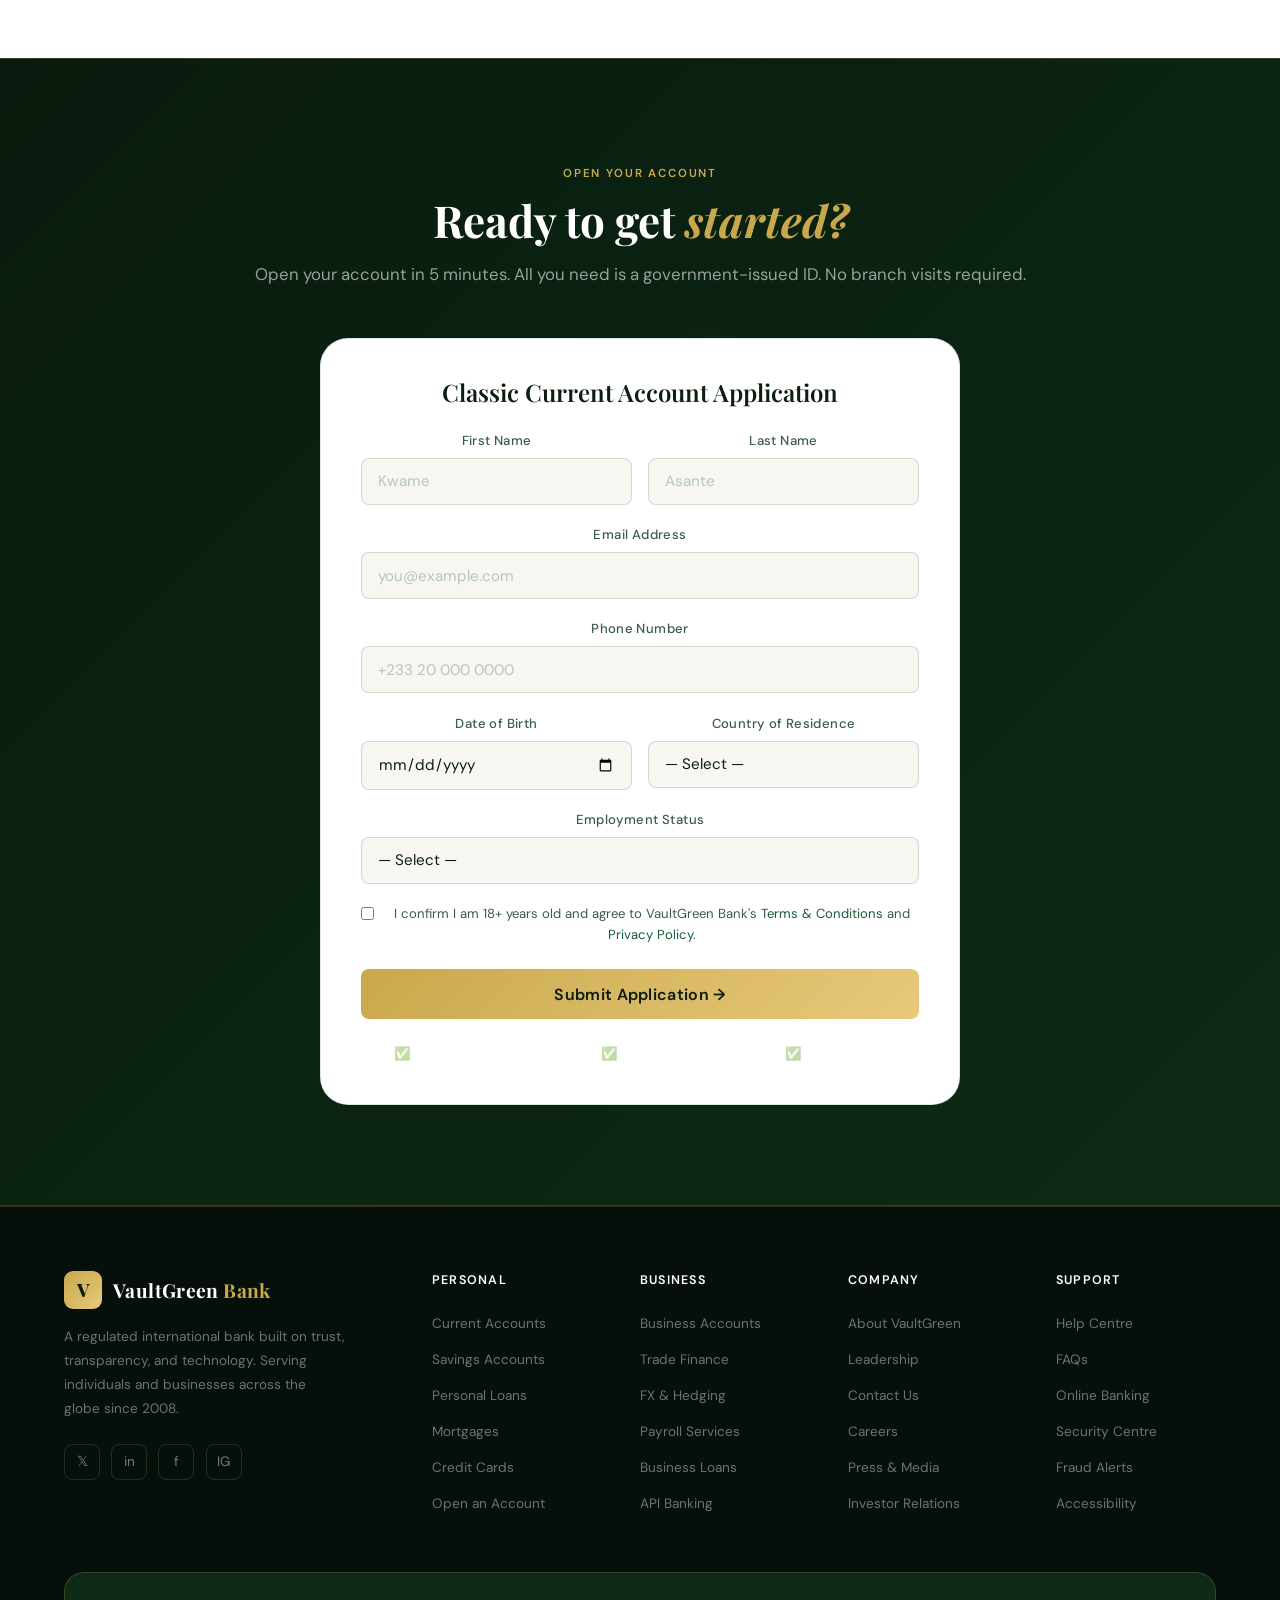
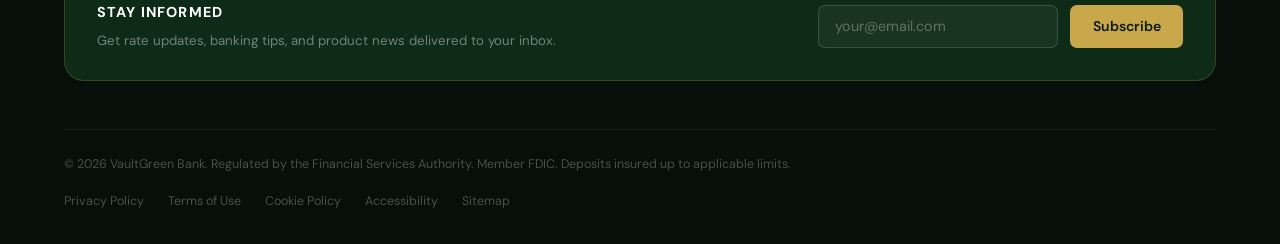
<file: personal.html>
<!DOCTYPE html>
<html lang="en">
<head>
  <meta charset="UTF-8"/>
  <meta name="viewport" content="width=device-width,initial-scale=1.0"/>
  <title>Personal Banking — VaultGreen Bank</title>
  <meta name="description" content="Personal banking accounts, savings, loans, mortgages, and cards. Open your account today with VaultGreen Bank."/>
  <link rel="stylesheet" href="styles.css"/>
</head>
<body>

<section class="page-hero">
  <div class="page-hero-content">
    <div class="hero-badge fade-up">Personal Banking</div>
    <h1 class="fade-up delay-1">Banking that works <em style="color:var(--gold)">for you</em></h1>
    <p class="fade-up delay-2">Simple, powerful accounts with no hidden fees. From your first account to your retirement plan, VaultGreen has you covered.</p>
    <div class="hero-actions fade-up delay-3" style="margin-top:2rem">
      <a href="#open-account" class="btn-primary">Open an Account →</a>
      <a href="login.html" class="btn-secondary">🔐 Online Banking Login</a>
    </div>
  </div>
</section>

<!-- ACCOUNTS -->
<section class="section section-light" id="accounts">
  <div class="section-header fade-up">
    <span class="section-label">Accounts</span>
    <h2 class="section-title">Choose your <em>perfect account</em></h2>
    <p class="section-desc">All accounts come with free debit cards, online banking, and 24/7 customer support.</p>
  </div>
  <div class="products-grid">
    <div class="product-card fade-up">
      <div class="product-tag">Everyday</div>
      <div class="product-icon">🏦</div>
      <h3>Classic Current Account</h3>
      <p>The smart choice for everyday spending, bills, and salary deposits. No monthly fee.</p>
      <ul class="product-list">
        <li>Free Visa debit card</li>
        <li>Unlimited transactions</li>
        <li>Instant payment notifications</li>
        <li>5 free ATM withdrawals/month</li>
        <li>Overdraft facility available</li>
        <li>Online & mobile app access</li>
      </ul>
      <button class="btn-card" onclick="openApply('Classic Current Account')">Open Classic →</button>
    </div>
    <div class="product-card featured fade-up delay-1">
      <div class="product-tag">Best Value</div>
      <div class="product-icon">💎</div>
      <h3>Premium Current Account</h3>
      <p>Everything in Classic plus exclusive perks, travel insurance, and premium support.</p>
      <ul class="product-list">
        <li>Free Mastercard Gold card</li>
        <li>Unlimited free ATM withdrawals</li>
        <li>Travel & medical insurance</li>
        <li>Priority customer support</li>
        <li>Airport lounge access (2/year)</li>
        <li>Free international transfers (3/month)</li>
      </ul>
      <button class="btn-card" onclick="openApply('Premium Current Account')">Open Premium →</button>
    </div>
    <div class="product-card fade-up delay-2">
      <div class="product-tag">Youth</div>
      <div class="product-icon">🌱</div>
      <h3>Student & Youth Account</h3>
      <p>For ages 16–25. Build good money habits with tools designed for your life stage.</p>
      <ul class="product-list">
        <li>Zero fees, always</li>
        <li>Budgeting tools built-in</li>
        <li>Round-up savings feature</li>
        <li>Student overdraft up to $1,000</li>
        <li>Exclusive student discounts</li>
        <li>Upgrade automatically at 26</li>
      </ul>
      <button class="btn-card" onclick="openApply('Student & Youth Account')">Open Youth →</button>
    </div>
  </div>
</section>

<!-- SAVINGS -->
<section class="section" id="savings">
  <div class="section-header fade-up">
    <span class="section-label">Savings</span>
    <h2 class="section-title">Make your money <em>earn more</em></h2>
    <p class="section-desc">Competitive rates, flexible access, and no minimum balances. Start saving today.</p>
  </div>
  <div class="products-grid">
    <div class="product-card fade-up">
      <div class="product-tag">Instant Access</div>
      <div class="product-icon">⚡</div>
      <h3>Easy Saver</h3>
      <p>Access your money any time with no notice period. Great for emergency funds.</p>
      <ul class="product-list">
        <li>3.8% AER / 3.75% gross p.a.</li>
        <li>Withdraw anytime</li>
        <li>No minimum balance</li>
        <li>Automatic interest monthly</li>
      </ul>
      <button class="btn-card" onclick="openApply('Easy Saver Account')">Open Easy Saver →</button>
    </div>
    <div class="product-card featured fade-up delay-1">
      <div class="product-tag">Highest Rate</div>
      <div class="product-icon">📈</div>
      <h3>Fixed-Term Deposit</h3>
      <p>Lock in your money for 1–5 years and enjoy our best guaranteed rates.</p>
      <ul class="product-list">
        <li>Up to 5.2% AER</li>
        <li>1, 2, 3, or 5-year terms</li>
        <li>Minimum deposit $500</li>
        <li>Capital protected, fully insured</li>
      </ul>
      <button class="btn-card" onclick="openApply('Fixed-Term Deposit')">View Fixed Rates →</button>
    </div>
    <div class="product-card fade-up delay-2">
      <div class="product-tag">Goals</div>
      <div class="product-icon">🎯</div>
      <h3>Smart Goals Saver</h3>
      <p>Set a goal, automate your savings, and watch your progress in real time.</p>
      <ul class="product-list">
        <li>4.1% AER while saving</li>
        <li>Multiple goals simultaneously</li>
        <li>Round-up from debit card</li>
        <li>Milestone celebrations & alerts</li>
      </ul>
      <button class="btn-card" onclick="openApply('Smart Goals Saver')">Set a Goal →</button>
    </div>
  </div>
</section>

<!-- RATES TABLE -->
<section class="section section-cream">
  <div class="section-header-center fade-up">
    <span class="section-label">Savings Rates</span>
    <h2 class="section-title">Our current <em>interest rates</em></h2>
  </div>
  <div class="rates-table-wrap">
    <table class="rates-table">
      <thead><tr><th>Product</th><th>AER</th><th>Gross p.a.</th><th>Min. Deposit</th><th>Access</th></tr></thead>
      <tbody>
        <tr><td>Easy Saver</td><td class="rate-highlight">3.80%</td><td>3.75%</td><td>$0</td><td>Instant</td></tr>
        <tr><td>Smart Goals Saver</td><td class="rate-highlight">4.10%</td><td>4.05%</td><td>$0</td><td>On goal completion</td></tr>
        <tr><td>Fixed-Term 1 Year</td><td class="rate-highlight">4.60%</td><td>4.50%</td><td>$500</td><td>On maturity</td></tr>
        <tr><td>Fixed-Term 2 Years</td><td class="rate-highlight">4.85%</td><td>4.75%</td><td>$500</td><td>On maturity</td></tr>
        <tr><td>Fixed-Term 3 Years</td><td class="rate-highlight">5.00%</td><td>4.90%</td><td>$1,000</td><td>On maturity</td></tr>
        <tr><td>Fixed-Term 5 Years</td><td class="rate-highlight">5.20%</td><td>5.10%</td><td>$1,000</td><td>On maturity</td></tr>
      </tbody>
    </table>
  </div>
  <p style="margin-top:1rem;font-size:.8rem;color:var(--text-light)">Rates correct as of January 2025. Subject to change. AER = Annual Equivalent Rate. Deposits are protected up to applicable limits by the FDIC.</p>

  <!-- SAVINGS CALCULATOR -->
  <div class="calc-card fade-up" style="margin-top:3rem;max-width:560px;margin-left:auto;margin-right:auto">
    <h3>Savings Calculator</h3>
    <p style="font-size:.88rem;margin-bottom:1.5rem">See how much your savings could grow.</p>
    <div class="form-group"><label>Initial Deposit ($)</label><input type="number" id="savAmount" value="5000" min="1"/></div>
    <div class="form-group">
      <label>Interest Rate (%)</label>
      <select id="savRate">
        <option value="3.8">3.80% — Easy Saver</option>
        <option value="4.1">4.10% — Smart Goals</option>
        <option value="4.6">4.60% — Fixed 1 Year</option>
        <option value="4.85">4.85% — Fixed 2 Years</option>
        <option value="5.0">5.00% — Fixed 3 Years</option>
        <option value="5.2" selected>5.20% — Fixed 5 Years</option>
      </select>
    </div>
    <div class="form-group"><label>Term (years)</label><input type="number" id="savYears" value="5" min="1" max="30"/></div>
    <button class="btn-primary" onclick="calculateSavings()" style="width:100%;justify-content:center">Calculate →</button>
    <div id="sav-result" class="calc-result" style="display:none;margin-top:1.5rem">
      <div class="calc-result-row"><span class="calc-result-lbl">Total Balance</span><span class="calc-result-val gold" id="sav-total"></span></div>
      <div class="calc-result-row"><span class="calc-result-lbl">Interest Earned</span><span class="calc-result-val white" id="sav-interest"></span></div>
    </div>
    <p style="font-size:.75rem;color:var(--text-light);margin-top:.75rem">Illustrative only. Assumes interest compounded annually. Subject to change.</p>
  </div>
</section>

<!-- LOANS -->
<section class="section" id="loans">
  <div class="section-header fade-up">
    <span class="section-label">Loans & Credit</span>
    <h2 class="section-title">Borrow with <em>confidence</em></h2>
    <p class="section-desc">Flexible lending at competitive rates, with clear terms and no early repayment fees.</p>
  </div>
  <div class="products-grid">
    <div class="product-card fade-up">
      <div class="product-tag">Personal Loan</div>
      <div class="product-icon">💳</div>
      <h3>Personal Loan</h3>
      <p>Borrow $1,000–$100,000 for any purpose. Fast decision, competitive rates.</p>
      <ul class="product-list">
        <li>From 6.9% APR representative</li>
        <li>1–7 year repayment terms</li>
        <li>Same-day decision</li>
        <li>No early repayment fee</li>
      </ul>
      <button class="btn-card" onclick="openApply('Personal Loan')">Apply Now →</button>
    </div>
    <div class="product-card fade-up delay-1">
      <div class="product-tag">Home</div>
      <div class="product-icon">🏠</div>
      <h3>Mortgage</h3>
      <p>Buy your dream home with flexible mortgage options and expert advisor support.</p>
      <ul class="product-list">
        <li>From 4.29% fixed 2-year</li>
        <li>Up to 95% LTV</li>
        <li>Free valuation included</li>
        <li>Dedicated mortgage advisor</li>
      </ul>
      <a href="contact.html" class="btn-card">Speak to Advisor →</a>
    </div>
    <div class="product-card fade-up delay-2">
      <div class="product-tag">Credit Card</div>
      <div class="product-icon">💳</div>
      <h3>VaultGreen Credit Card</h3>
      <p>Earn cashback, manage spending, and build your credit score responsibly.</p>
      <ul class="product-list">
        <li>Up to 2% cashback</li>
        <li>0% on purchases for 12 months</li>
        <li>No foreign transaction fees</li>
        <li>Real-time spending controls</li>
      </ul>
      <button class="btn-card" onclick="openApply('VaultGreen Credit Card')">Apply for Card →</button>
    </div>
  </div>
</section>

<!-- OPEN ACCOUNT FORM -->
<section class="cta-section" id="open-account">
  <div style="position:relative;z-index:2;width:100%">
    <div class="fade-up" style="text-align:center;margin-bottom:3rem">
      <span class="section-label section-label-gold">Open Your Account</span>
      <h2>Ready to get <em style="color:var(--gold)">started?</em></h2>
      <p>Open your account in 5 minutes. All you need is a government-issued ID. No branch visits required.</p>
    </div>

    <!-- APPLICATION FORM -->
    <div class="apply-card fade-up delay-1" id="applyFormWrap">
      <h3 id="applyTitle" style="margin-bottom:1.5rem;text-align:center">Classic Current Account Application</h3>
      <div class="form-row">
        <div class="form-group"><label>First Name</label><input type="text" id="applyFirst" placeholder="Kwame" required/></div>
        <div class="form-group"><label>Last Name</label><input type="text" id="applyLast" placeholder="Asante" required/></div>
      </div>
      <div class="form-group"><label>Email Address</label><input type="email" id="applyEmail" placeholder="you@example.com" required/></div>
      <div class="form-group"><label>Phone Number</label><input type="tel" id="applyPhone" placeholder="+233 20 000 0000"/></div>
      <div class="form-row">
        <div class="form-group"><label>Date of Birth</label><input type="date" id="applyDob" required/></div>
        <div class="form-group">
          <label>Country of Residence</label>
          <select id="applyCountry">
            <option value="">— Select —</option>
            <option>Ghana</option><option>Nigeria</option><option>United Kingdom</option>
            <option>United States</option><option>Canada</option><option>South Africa</option>
            <option>Kenya</option><option>United Arab Emirates</option><option>Singapore</option>
            <option>Other</option>
          </select>
        </div>
      </div>
      <div class="form-group">
        <label>Employment Status</label>
        <select id="applyEmployment">
          <option value="">— Select —</option>
          <option>Employed (full-time)</option><option>Employed (part-time)</option>
          <option>Self-employed / Business owner</option><option>Student</option>
          <option>Retired</option><option>Unemployed</option>
        </select>
      </div>
      <div style="display:flex;align-items:flex-start;gap:10px;margin-bottom:1.5rem">
        <input type="checkbox" id="applyConsent" style="width:auto;margin-top:4px;accent-color:var(--green-mid)"/>
        <label for="applyConsent" style="font-size:.82rem;color:var(--text-mid)">I confirm I am 18+ years old and agree to VaultGreen Bank's <a href="#" style="color:var(--green-mid)">Terms & Conditions</a> and <a href="#" style="color:var(--green-mid)">Privacy Policy</a>.</label>
      </div>
      <button class="btn-primary" id="applyBtn" onclick="submitApplication(document.getElementById('applyTitle').dataset.type||'Classic Current Account')" style="width:100%;justify-content:center">Submit Application →</button>
      <div style="margin-top:1.5rem;display:flex;gap:2rem;justify-content:center;flex-wrap:wrap">
        <span style="color:rgba(255,255,255,.45);font-size:.83rem">✅ No credit check to open</span>
        <span style="color:rgba(255,255,255,.45);font-size:.83rem">✅ 5-minute application</span>
        <span style="color:rgba(255,255,255,.45);font-size:.83rem">✅ FDIC insured</span>
      </div>
    </div>

    <!-- SUCCESS STATE -->
    <div id="apply-success" style="display:none;max-width:560px;margin:0 auto;background:rgba(14,203,129,.1);border:1px solid rgba(14,203,129,.3);border-radius:20px;padding:3rem;text-align:center">
      <div style="font-size:3rem;margin-bottom:1rem">🎉</div>
      <h3 style="color:var(--white);margin-bottom:.75rem">Application Received!</h3>
      <p style="color:rgba(255,255,255,.65);margin-bottom:1.5rem">Thank you! We've received your application and will contact you within 24 hours to complete your account setup.</p>
      <p style="color:var(--gold);font-size:.9rem;font-weight:600" id="applyRefDisplay"></p>
      <a href="login.html" class="btn-primary" style="margin-top:1.5rem;display:inline-flex">Go to Online Banking →</a>
    </div>
  </div>
</section>

<script>
function openApply(type) {
  const title  = document.getElementById('applyTitle');
  title.textContent = type + ' Application';
  title.dataset.type = type;
  document.getElementById('open-account').scrollIntoView({ behavior:'smooth' });
}

// Override submitApplication to show reference
const _orig = window.submitApplication;
window.submitApplication = async function(type) {
  const btn = document.getElementById('applyBtn');
  const data = {
    type,
    firstName:  document.getElementById('applyFirst')?.value.trim(),
    lastName:   document.getElementById('applyLast')?.value.trim(),
    email:      document.getElementById('applyEmail')?.value.trim(),
    phone:      document.getElementById('applyPhone')?.value.trim(),
    dob:        document.getElementById('applyDob')?.value,
    country:    document.getElementById('applyCountry')?.value,
    employment: document.getElementById('applyEmployment')?.value,
    consent:    document.getElementById('applyConsent')?.checked,
  };
  if (!data.firstName || !data.lastName) return showToast('Please enter your full name','error');
  if (!data.email || !data.email.includes('@')) return showToast('Please enter a valid email','error');
  if (!data.dob) return showToast('Please enter your date of birth','error');
  if (!data.consent) return showToast('Please accept the terms','error');

  btn.disabled = true;
  btn.innerHTML = '<span class="btn-spinner"></span>Submitting…';

  const API = 'https://ttb-x042.onrender.com';
  try {
    const res  = await fetch(`${API}/api/public/apply`, { method:'POST', headers:{'Content-Type':'application/json'}, body:JSON.stringify(data) });
    const json = await res.json();
    const ref  = json.reference || ('VG-' + Date.now().toString(36).toUpperCase());
    document.getElementById('applyRefDisplay').textContent = 'Your reference: ' + ref;
  } catch {}

  document.getElementById('apply-success').style.display = 'block';
  document.getElementById('applyFormWrap').style.display  = 'none';
  document.getElementById('apply-success').scrollIntoView({ behavior:'smooth' });
};
</script>
<script src="shared.js"></script>
</body>
</html>
</file>
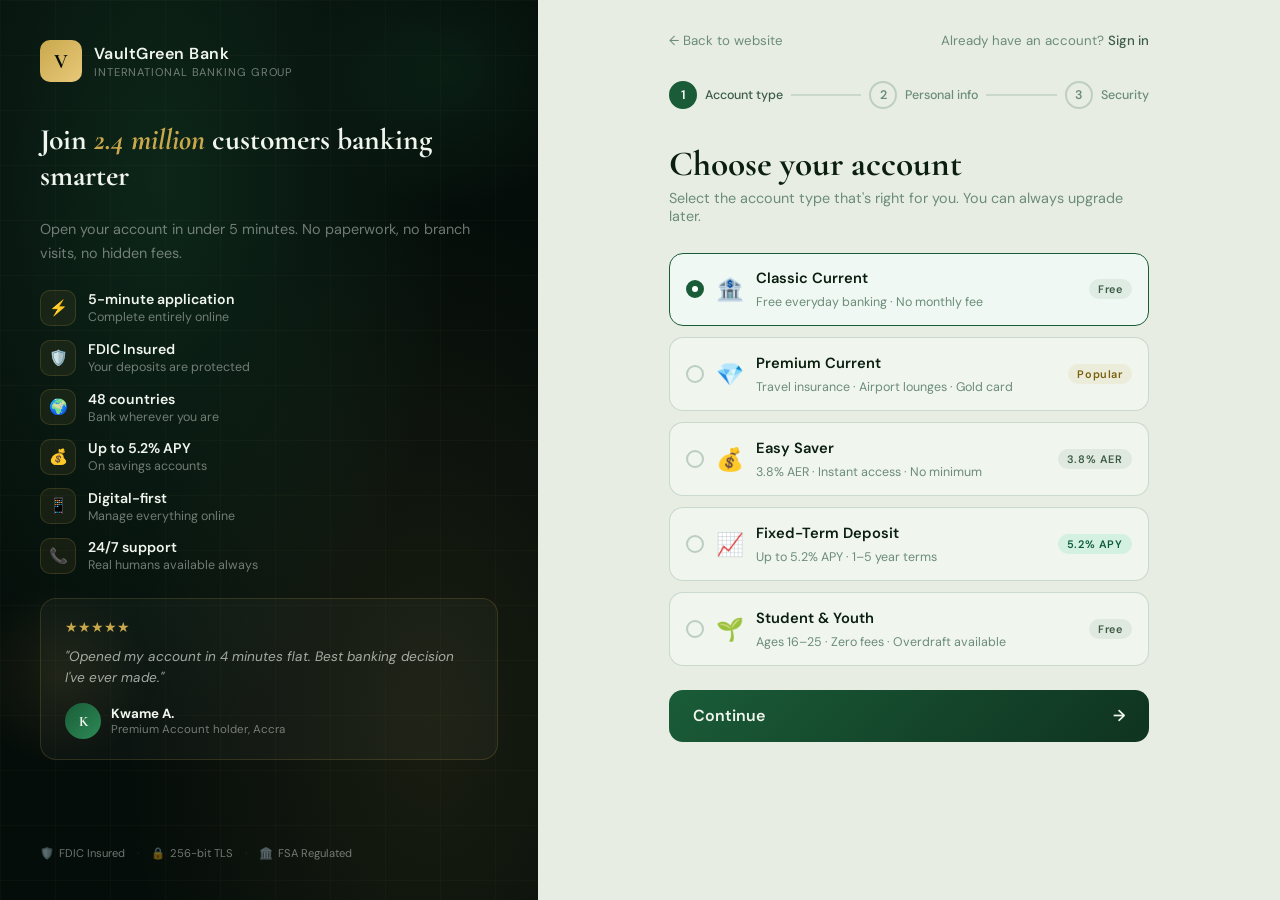
<file: register.html>
<!DOCTYPE html>
<html lang="en">
<head>
  <meta charset="UTF-8"/>
  <meta name="viewport" content="width=device-width,initial-scale=1.0"/>
  <title>Open an Account — VaultGreen Bank</title>
  <meta name="description" content="Open a VaultGreen Bank account in 5 minutes. No branch visits, no paperwork. FDIC insured, FSA regulated."/>
  <link rel="preconnect" href="https://fonts.googleapis.com">
  <link rel="preconnect" href="https://fonts.gstatic.com" crossorigin>
  <link href="https://fonts.googleapis.com/css2?family=Cormorant+Garamond:ital,wght@0,400;0,600;0,700;1,400&family=DM+Sans:wght@300;400;500;600&display=swap" rel="stylesheet">
  <link rel="stylesheet" href="register.css"/>
</head>
<body>

  <!-- LEFT PANEL -->
  <aside class="panel-left">
    <div class="bg-gradient"></div>
    <div class="bg-grid"></div>
    <div class="bg-orb orb-1"></div>
    <div class="bg-orb orb-2"></div>

    <!-- brand -->
    <a href="index.html" class="brand">
      <div class="brand-mark">V</div>
      <div>
        <span class="brand-name">VaultGreen Bank</span>
        <span class="brand-tag">International Banking Group</span>
      </div>
    </a>

    <!-- pitch -->
    <div class="panel-pitch">
      <h2>Join <em>2.4 million</em> customers banking smarter</h2>
      <p>Open your account in under 5 minutes. No paperwork, no branch visits, no hidden fees.</p>

      <div class="pitch-perks">
        <div class="perk">
          <div class="perk-icon">⚡</div>
          <div>
            <strong>5-minute application</strong>
            <span>Complete entirely online</span>
          </div>
        </div>
        <div class="perk">
          <div class="perk-icon">🛡️</div>
          <div>
            <strong>FDIC Insured</strong>
            <span>Your deposits are protected</span>
          </div>
        </div>
        <div class="perk">
          <div class="perk-icon">🌍</div>
          <div>
            <strong>48 countries</strong>
            <span>Bank wherever you are</span>
          </div>
        </div>
        <div class="perk">
          <div class="perk-icon">💰</div>
          <div>
            <strong>Up to 5.2% APY</strong>
            <span>On savings accounts</span>
          </div>
        </div>
        <div class="perk">
          <div class="perk-icon">📱</div>
          <div>
            <strong>Digital-first</strong>
            <span>Manage everything online</span>
          </div>
        </div>
        <div class="perk">
          <div class="perk-icon">📞</div>
          <div>
            <strong>24/7 support</strong>
            <span>Real humans available always</span>
          </div>
        </div>
      </div>

      <!-- mini testimonial -->
      <div class="panel-quote">
        <div class="quote-stars">★★★★★</div>
        <p class="quote-text">"Opened my account in 4 minutes flat. Best banking decision I've ever made."</p>
        <div class="quote-author">
          <div class="quote-avatar">K</div>
          <div>
            <strong>Kwame A.</strong>
            <span>Premium Account holder, Accra</span>
          </div>
        </div>
      </div>
    </div>

    <div class="panel-trust">
      <div class="trust-item"><span>🛡️</span> FDIC Insured</div>
      <div class="trust-sep">·</div>
      <div class="trust-item"><span>🔒</span> 256-bit TLS</div>
      <div class="trust-sep">·</div>
      <div class="trust-item"><span>🏛️</span> FSA Regulated</div>
    </div>
  </aside>

  <!-- RIGHT PANEL -->
  <main class="panel-right">
    <div class="form-container">

      <div class="form-top-nav">
        <a href="index.html" class="back-link">← Back to website</a>
        <span class="login-link">Already have an account? <a href="login.html">Sign in</a></span>
      </div>

      <!-- STEP INDICATOR -->
      <div class="steps-bar">
        <div class="step active" id="step-ind-1">
          <div class="step-circle">1</div>
          <span>Account type</span>
        </div>
        <div class="step-line"></div>
        <div class="step" id="step-ind-2">
          <div class="step-circle">2</div>
          <span>Personal info</span>
        </div>
        <div class="step-line"></div>
        <div class="step" id="step-ind-3">
          <div class="step-circle">3</div>
          <span>Security</span>
        </div>
      </div>

      <!-- ═══ STEP 1: Account type ═══ -->
      <div class="step-content" id="step1">
        <div class="form-header">
          <h1>Choose your account</h1>
          <p>Select the account type that's right for you. You can always upgrade later.</p>
        </div>

        <div class="account-options">
          <label class="account-option selected" data-val="Classic Current Account">
            <input type="radio" name="accountType" value="Classic Current Account" checked/>
            <div class="ao-radio"></div>
            <div class="ao-icon">🏦</div>
            <div class="ao-info">
              <strong>Classic Current</strong>
              <span>Free everyday banking · No monthly fee</span>
            </div>
            <div class="ao-tag">Free</div>
          </label>

          <label class="account-option" data-val="Premium Current Account">
            <input type="radio" name="accountType" value="Premium Current Account"/>
            <div class="ao-radio"></div>
            <div class="ao-icon">💎</div>
            <div class="ao-info">
              <strong>Premium Current</strong>
              <span>Travel insurance · Airport lounges · Gold card</span>
            </div>
            <div class="ao-tag popular">Popular</div>
          </label>

          <label class="account-option" data-val="Easy Saver Account">
            <input type="radio" name="accountType" value="Easy Saver Account"/>
            <div class="ao-radio"></div>
            <div class="ao-icon">💰</div>
            <div class="ao-info">
              <strong>Easy Saver</strong>
              <span>3.8% AER · Instant access · No minimum</span>
            </div>
            <div class="ao-tag">3.8% AER</div>
          </label>

          <label class="account-option" data-val="Fixed-Term Deposit">
            <input type="radio" name="accountType" value="Fixed-Term Deposit"/>
            <div class="ao-radio"></div>
            <div class="ao-icon">📈</div>
            <div class="ao-info">
              <strong>Fixed-Term Deposit</strong>
              <span>Up to 5.2% APY · 1–5 year terms</span>
            </div>
            <div class="ao-tag best">5.2% APY</div>
          </label>

          <label class="account-option" data-val="Student & Youth Account">
            <input type="radio" name="accountType" value="Student & Youth Account"/>
            <div class="ao-radio"></div>
            <div class="ao-icon">🌱</div>
            <div class="ao-info">
              <strong>Student & Youth</strong>
              <span>Ages 16–25 · Zero fees · Overdraft available</span>
            </div>
            <div class="ao-tag">Free</div>
          </label>
        </div>

        <button class="btn-next" onclick="goStep(2)">
          Continue <span>→</span>
        </button>
      </div>

      <!-- ═══ STEP 2: Personal info ═══ -->
      <div class="step-content hidden" id="step2">
        <div class="form-header">
          <h1>Personal details</h1>
          <p>We need a few details to set up your account securely.</p>
        </div>

        <div class="field-row">
          <div class="field">
            <label>First Name</label>
            <div class="input-wrap"><input type="text" id="firstName" placeholder="Kwame" autocomplete="given-name" required/></div>
            <span class="field-err" id="firstErr"></span>
          </div>
          <div class="field">
            <label>Last Name</label>
            <div class="input-wrap"><input type="text" id="lastName" placeholder="Asante" autocomplete="family-name" required/></div>
            <span class="field-err" id="lastErr"></span>
          </div>
        </div>

        <div class="field">
          <label>Email Address</label>
          <div class="input-wrap">
            <span class="input-icon">✉</span>
            <input type="email" id="regEmail" placeholder="you@example.com" autocomplete="email" required/>
          </div>
          <span class="field-err" id="emailErr"></span>
        </div>

        <div class="field">
          <label>Phone Number</label>
          <div class="input-wrap">
            <span class="input-icon">📞</span>
            <input type="tel" id="regPhone" placeholder="+233 20 000 0000" autocomplete="tel"/>
          </div>
        </div>

        <div class="field-row">
          <div class="field">
            <label>Date of Birth</label>
            <div class="input-wrap"><input type="date" id="dob" required/></div>
            <span class="field-err" id="dobErr"></span>
          </div>
          <div class="field">
            <label>Country of Residence</label>
            <div class="input-wrap select-wrap">
              <select id="country">
                <option value="">— Select —</option>
                <option>Ghana</option>
                <option>Nigeria</option>
                <option>United Kingdom</option>
                <option>United States</option>
                <option>Canada</option>
                <option>South Africa</option>
                <option>Kenya</option>
                <option>United Arab Emirates</option>
                <option>Singapore</option>
                <option>Other</option>
              </select>
            </div>
          </div>
        </div>

        <div class="field">
          <label>Employment Status</label>
          <div class="input-wrap select-wrap">
            <select id="employment">
              <option value="">— Select —</option>
              <option>Employed (full-time)</option>
              <option>Employed (part-time)</option>
              <option>Self-employed / Business owner</option>
              <option>Student</option>
              <option>Retired</option>
              <option>Unemployed / Other</option>
            </select>
          </div>
        </div>

        <div class="step-btns">
          <button class="btn-back" onclick="goStep(1)">← Back</button>
          <button class="btn-next" onclick="validateStep2()">Continue →</button>
        </div>
      </div>

      <!-- ═══ STEP 3: Security / Password ═══ -->
      <div class="step-content hidden" id="step3">
        <div class="form-header">
          <h1>Create your password</h1>
          <p>Choose a strong password to protect your account.</p>
        </div>

        <div class="field">
          <label>Full Name <span style="font-weight:400;color:var(--text3)">(as it will appear on your account)</span></label>
          <div class="input-wrap"><input type="text" id="displayName" placeholder="Kwame Asante" autocomplete="name"/></div>
        </div>

        <div class="field">
          <label>Password</label>
          <div class="input-wrap">
            <span class="input-icon">🔒</span>
            <input type="password" id="regPassword" placeholder="Min. 8 characters" autocomplete="new-password" required oninput="checkStrength()"/>
            <button type="button" class="toggle-pw" onclick="toggleRegPw()" aria-label="Show password">👁</button>
          </div>
          <!-- Strength bar -->
          <div class="strength-track">
            <div class="strength-fill" id="strengthFill"></div>
          </div>
          <span class="strength-label" id="strengthLabel">Enter a password</span>
          <span class="field-err" id="pwErr"></span>
        </div>

        <div class="field">
          <label>Confirm Password</label>
          <div class="input-wrap">
            <span class="input-icon">🔒</span>
            <input type="password" id="regPasswordConfirm" placeholder="Re-enter password" autocomplete="new-password" required/>
          </div>
          <span class="field-err" id="pwConfirmErr"></span>
        </div>

        <div class="consent-block">
          <label class="consent-row">
            <input type="checkbox" id="termsConsent"/>
            <span class="c-check"></span>
            <span>I agree to VaultGreen Bank's <a href="privacy.html" target="_blank">Terms & Conditions</a> and <a href="privacy.html" target="_blank">Privacy Policy</a>.</span>
          </label>
          <label class="consent-row">
            <input type="checkbox" id="marketingConsent"/>
            <span class="c-check"></span>
            <span>I'd like to receive product updates and offers by email (optional).</span>
          </label>
        </div>

        <!-- Error banner -->
        <div class="error-banner" id="regError" hidden>
          <span class="error-icon">⚠</span>
          <span id="regErrorMsg">Something went wrong. Please try again.</span>
        </div>

        <div class="step-btns">
          <button class="btn-back" onclick="goStep(2)">← Back</button>
          <button class="btn-submit" id="regSubmitBtn" onclick="doRegister()">
            <span id="regBtnText">Open My Account</span>
            <span class="btn-arrow">→</span>
          </button>
        </div>

        <div class="security-note" style="margin-top:1.25rem">
          <span>🔒</span>
          <p>Your information is encrypted and never shared with third parties. VaultGreen is FSA regulated and FDIC member insured.</p>
        </div>
      </div>

      <!-- ═══ SUCCESS ═══ -->
      <div class="step-content hidden" id="stepSuccess">
        <div class="success-screen">
          <div class="success-anim">
            <div class="success-circle">
              <span class="success-check">✓</span>
            </div>
          </div>
          <h1>Account created! 🎉</h1>
          <p>Welcome to VaultGreen Bank. Your account is ready to use.</p>
          <div class="success-details" id="successDetails"></div>
          <a href="login.html" class="btn-next" style="display:inline-flex;align-items:center;gap:8px;margin-top:1.5rem;text-decoration:none">
            Sign in to Online Banking →
          </a>
          <p style="margin-top:1rem;font-size:.82rem;color:var(--text3)">Check your email for a welcome message and account details.</p>
        </div>
      </div>

    </div>
  </main>

  <script src="register.js"></script>
</body>
</html>
</file>
<file: styles.css>
/* ═══════════════════════════════════════════════════
   VAULTGREEN BANK — styles.css
   Design system: deep forest green + gold
═══════════════════════════════════════════════════ */

@import url('https://fonts.googleapis.com/css2?family=Playfair+Display:ital,wght@0,400;0,600;0,700;0,800;1,400;1,700&family=DM+Sans:ital,opsz,wght@0,9..40,300;0,9..40,400;0,9..40,500;0,9..40,600;0,9..40,700;1,9..40,400&family=DM+Mono:wght@400;500&display=swap');

/* ─── TOKENS ─── */
:root {
  --green-deepest: #060f09;
  --green-deep:    #091b0e;
  --green-dark:    #0d2b16;
  --green-mid:     #1a5c38;
  --green-light:   #2d8a56;
  --green-pale:    #d4eddc;
  --gold:          #c9a84c;
  --gold-light:    #e8c97a;
  --gold-pale:     #f5e6b8;
  --white:         #ffffff;
  --off-white:     #f8f6f0;
  --cream:         #ede8da;
  --text-dark:     #0a1f10;
  --text-mid:      #3a5c47;
  --text-light:    #6b8c78;
  --border:        rgba(201,168,76,0.22);
  --border-light:  rgba(26,92,56,0.15);
  --shadow:        0 8px 40px rgba(6,15,9,0.13);
  --shadow-lg:     0 20px 60px rgba(6,15,9,0.2);
  --shadow-gold:   0 4px 24px rgba(201,168,76,0.22);
  --r-sm: 8px; --r-md: 14px; --r-lg: 20px; --r-xl: 28px;
}

/* ─── RESET ─── */
*,*::before,*::after { box-sizing:border-box; margin:0; padding:0; }
html { scroll-behavior:smooth; font-size:16px; }
body {
  font-family:'DM Sans',sans-serif;
  background:var(--white); color:var(--text-dark);
  line-height:1.6; overflow-x:hidden;
  -webkit-font-smoothing:antialiased;
}
img { max-width:100%; display:block; }
a  { text-decoration:none; color:inherit; }
button { font-family:'DM Sans',sans-serif; cursor:pointer; }

/* ─── TYPOGRAPHY ─── */
h1,h2,h3,h4 { font-family:'Playfair Display',serif; line-height:1.12; }
h1 { font-size:clamp(2.4rem,5vw,4rem); font-weight:800; }
h2 { font-size:clamp(1.8rem,3.5vw,2.75rem); font-weight:700; }
h3 { font-size:clamp(1.1rem,2vw,1.5rem); font-weight:600; }
h4 { font-size:1rem; font-weight:600; }
p  { line-height:1.75; color:var(--text-mid); }
em { font-style:italic; }

/* ─── ANNOUNCE BAR ─── */
.announce-bar {
  background:linear-gradient(90deg,var(--green-dark),var(--green-mid));
  border-bottom:1px solid var(--border);
  padding:10px 5vw;
  display:flex; align-items:center; justify-content:center; gap:16px;
  font-size:.82rem; color:rgba(255,255,255,.8);
  position:relative; z-index:1001;
}
.announce-bar a { color:var(--gold); font-weight:600; }
.announce-close { background:none; border:none; color:rgba(255,255,255,.5); font-size:1rem; padding:0 4px; line-height:1; }
.announce-close:hover { color:var(--white); }

/* ─── NAV ─── */
.nav {
  position:sticky; top:0; left:0; right:0; z-index:1000;
  background:rgba(9,27,14,.97);
  backdrop-filter:blur(18px); -webkit-backdrop-filter:blur(18px);
  border-bottom:1px solid rgba(201,168,76,.18);
  padding:0 5vw; height:70px;
  display:flex; align-items:center; justify-content:space-between;
  transition:all .3s;
}
.nav.scrolled {
  height:62px;
  background:rgba(6,15,9,.98);
  box-shadow:0 4px 24px rgba(0,0,0,.3);
}

.nav-logo { display:flex; align-items:center; gap:11px; }
.logo-mark {
  width:38px; height:38px;
  background:linear-gradient(135deg,var(--gold),var(--gold-light));
  border-radius:9px;
  display:flex; align-items:center; justify-content:center;
  font-family:'Playfair Display',serif;
  font-size:1.15rem; font-weight:800; color:var(--green-deep);
  flex-shrink:0;
}
.logo-text {
  font-family:'Playfair Display',serif;
  font-size:1.2rem; font-weight:700; color:var(--white);
  letter-spacing:.02em;
}
.logo-text span { color:var(--gold); }

.nav-links { display:flex; align-items:center; gap:1.75rem; list-style:none; }
.nav-link {
  color:rgba(255,255,255,.75); font-size:.875rem; font-weight:500;
  letter-spacing:.03em; transition:color .2s;
  position:relative; padding-bottom:2px;
}
.nav-link::after {
  content:''; position:absolute; bottom:-2px; left:0; right:0;
  height:1.5px; background:var(--gold);
  transform:scaleX(0); transition:transform .2s; transform-origin:left;
}
.nav-link:hover { color:var(--gold); }
.nav-link:hover::after,
.nav-link.active::after { transform:scaleX(1); }
.nav-link.active { color:var(--gold); }

.nav-actions { display:flex; gap:.75rem; align-items:center; }

.nav-btn-login {
  padding:.5rem 1.2rem; border:1.5px solid var(--gold); border-radius:7px;
  color:var(--gold); font-size:.85rem; font-weight:500; letter-spacing:.04em;
  background:transparent; transition:all .2s;
}
.nav-btn-login:hover { background:var(--gold); color:var(--green-deep); }

.nav-btn-open {
  padding:.5rem 1.2rem;
  background:linear-gradient(135deg,var(--gold),var(--gold-light));
  border:none; border-radius:7px;
  color:var(--green-deep); font-size:.85rem; font-weight:600; letter-spacing:.04em;
  transition:all .25s;
}
.nav-btn-open:hover { transform:translateY(-1px); box-shadow:var(--shadow-gold); }

.w-full { width:100%; text-align:center; justify-content:center; }

/* Hamburger */
.hamburger {
  display:none; flex-direction:column; gap:5px;
  background:none; border:none; padding:4px;
}
.hamburger span {
  display:block; width:24px; height:2px;
  background:var(--white); border-radius:2px;
  transition:all .3s;
}
.hamburger.open span:nth-child(1) { transform:translateY(7px) rotate(45deg); }
.hamburger.open span:nth-child(2) { opacity:0; }
.hamburger.open span:nth-child(3) { transform:translateY(-7px) rotate(-45deg); }

/* Mobile menu */
.mob-menu {
  display:none; position:fixed; inset:0; top:70px;
  background:var(--green-deep);
  z-index:999; padding:2rem 5vw 3rem;
  flex-direction:column;
  overflow-y:auto;
  animation:mobIn .25s ease;
}
@keyframes mobIn { from{opacity:0;transform:translateY(-8px)} to{opacity:1;transform:none} }
.mob-menu.open { display:flex; }
.mob-links { display:flex; flex-direction:column; gap:0; }
.mob-link {
  color:var(--white); font-size:1.4rem;
  font-family:'Playfair Display',serif; font-weight:600;
  padding:1rem 0; border-bottom:1px solid rgba(201,168,76,.12);
  transition:color .2s;
}
.mob-link:hover,.mob-link.active { color:var(--gold); }
.mob-actions { display:flex; flex-direction:column; gap:.75rem; margin-top:2rem; }
.mob-actions .nav-btn-login,
.mob-actions .nav-btn-open { width:100%; text-align:center; padding:.85rem; font-size:1rem; }

/* ─── SECTIONS ─── */
.section { padding:100px 5vw; }
.section-light  { background:var(--off-white); }
.section-dark   { background:var(--green-deep); }
.section-cream  { background:var(--cream); }

.section-label {
  display:inline-block; font-size:.72rem; font-weight:600;
  letter-spacing:.16em; text-transform:uppercase;
  color:var(--green-mid); margin-bottom:.75rem;
}
.section-label-gold { color:var(--gold); }
.section-title em   { font-style:italic; color:var(--green-mid); }
.section-title-light { color:var(--white); }
.section-title-light em { color:var(--gold); }
.section-desc { font-size:1.05rem; color:var(--text-light); max-width:560px; }
.section-desc-light { color:rgba(255,255,255,.58); }

.section-header        { max-width:640px; margin-bottom:3.5rem; }
.section-header-center { text-align:center; max-width:640px; margin:0 auto 3.5rem; }

/* ─── BUTTONS ─── */
.btn-primary {
  display:inline-flex; align-items:center; gap:8px;
  padding:.9rem 2rem;
  background:linear-gradient(135deg,var(--gold),var(--gold-light));
  border:none; border-radius:var(--r-sm);
  color:var(--green-deep); font-size:1rem; font-weight:600;
  letter-spacing:.02em; transition:all .25s;
}
.btn-primary:hover { transform:translateY(-2px); box-shadow:0 8px 32px rgba(201,168,76,.38); }
.btn-primary:active { transform:translateY(0); }

.btn-secondary {
  display:inline-flex; align-items:center; gap:8px;
  padding:.9rem 2rem;
  background:transparent; border:1.5px solid rgba(255,255,255,.3);
  border-radius:var(--r-sm); color:var(--white);
  font-size:1rem; font-weight:500; transition:all .25s;
}
.btn-secondary:hover { border-color:var(--gold); color:var(--gold); }

.btn-card {
  display:inline-flex; align-items:center; gap:6px;
  padding:.65rem 1.5rem; background:var(--green-deep);
  color:var(--white); border:none; border-radius:var(--r-sm);
  font-size:.875rem; font-weight:500; transition:all .25s;
  margin-top:.75rem;
}
.btn-card:hover { background:var(--green-mid); transform:translateX(2px); }

.btn-spinner {
  display:inline-block; width:14px; height:14px;
  border:2px solid rgba(255,255,255,.3); border-top-color:#fff;
  border-radius:50%; animation:spin .65s linear infinite;
  vertical-align:middle; margin-right:6px;
}
@keyframes spin { to{transform:rotate(360deg)} }

/* ─── TRUST BAR ─── */
.trust-bar {
  background:var(--green-dark);
  border-top:1px solid var(--border); border-bottom:1px solid var(--border);
  padding:1.2rem 5vw;
  display:flex; flex-wrap:wrap; gap:1.5rem 3rem;
  justify-content:center; align-items:center;
}
.trust-item { display:flex; align-items:center; gap:8px; color:rgba(255,255,255,.65); font-size:.83rem; font-weight:500; }
.trust-icon { color:var(--gold); font-size:.95rem; }

/* ─── HERO ─── */
.hero {
  min-height:100vh; background:var(--green-deep);
  position:relative; display:flex; align-items:center;
  overflow:hidden; padding:130px 5vw 90px;
}
.hero-pattern {
  position:absolute; inset:0; pointer-events:none;
  background:
    radial-gradient(circle at 18% 50%,rgba(201,168,76,.07) 0,transparent 48%),
    radial-gradient(circle at 80% 20%,rgba(45,138,86,.14) 0,transparent 48%),
    radial-gradient(circle at 62% 82%,rgba(201,168,76,.05) 0,transparent 36%);
}
.hero-grid {
  position:absolute; inset:0; pointer-events:none;
  background-image:
    linear-gradient(rgba(201,168,76,.04) 1px,transparent 1px),
    linear-gradient(90deg,rgba(201,168,76,.04) 1px,transparent 1px);
  background-size:65px 65px;
}
.hero-content { position:relative; z-index:2; max-width:680px; }
.hero-badge {
  display:inline-flex; align-items:center; gap:8px;
  background:rgba(201,168,76,.1); border:1px solid rgba(201,168,76,.28);
  border-radius:100px; padding:6px 16px;
  color:var(--gold); font-size:.78rem; font-weight:600;
  letter-spacing:.09em; text-transform:uppercase; margin-bottom:1.5rem;
}
.hero-badge::before { content:''; width:6px; height:6px; background:var(--gold); border-radius:50%; }
.hero h1 { color:var(--white); margin-bottom:1.25rem; }
.hero h1 em { color:var(--gold); }
.hero-sub { font-size:1.1rem; color:rgba(255,255,255,.62); margin-bottom:2.5rem; max-width:520px; line-height:1.75; }
.hero-actions { display:flex; gap:1rem; flex-wrap:wrap; }
.hero-stats {
  display:flex; gap:3rem; flex-wrap:wrap;
  margin-top:3.5rem; padding-top:2rem;
  border-top:1px solid rgba(255,255,255,.1);
}
.hero-stat-num { font-family:'Playfair Display',serif; font-size:2rem; font-weight:700; color:var(--gold); }
.hero-stat-label { font-size:.77rem; color:rgba(255,255,255,.45); letter-spacing:.06em; text-transform:uppercase; margin-top:3px; }

/* Hero visual card */
.hero-visual {
  position:absolute; right:5vw; top:50%; transform:translateY(-50%);
  width:400px; z-index:2;
}
.card-mockup {
  background:linear-gradient(135deg,#1a5c38,#0a1f10);
  border:1px solid rgba(201,168,76,.3);
  border-radius:20px; padding:2rem;
  box-shadow:0 28px 80px rgba(0,0,0,.55);
  position:relative; overflow:hidden;
}
.card-mockup::before {
  content:''; position:absolute; top:-60px; right:-60px;
  width:200px; height:200px;
  background:radial-gradient(circle,rgba(201,168,76,.15),transparent);
}
.card-chip {
  width:44px; height:32px;
  background:linear-gradient(135deg,var(--gold),var(--gold-light));
  border-radius:6px; margin-bottom:2rem;
}
.card-number { font-family:'DM Mono',monospace; font-size:1.1rem; letter-spacing:.2em; color:var(--white); margin-bottom:1.5rem; }
.card-bottom { display:flex; justify-content:space-between; align-items:flex-end; }
.card-name { color:rgba(255,255,255,.75); font-size:.83rem; text-transform:uppercase; letter-spacing:.1em; }
.card-logo-text { font-family:'Playfair Display',serif; font-size:1rem; font-weight:700; color:var(--gold); }

.floating-pill {
  background:rgba(13,43,22,.96);
  border:1px solid rgba(201,168,76,.28);
  border-radius:14px; padding:1rem 1.2rem;
  margin-top:.9rem; display:flex; align-items:center; gap:12px;
  backdrop-filter:blur(8px);
  animation:floatIn .5s ease both;
}
.floating-pill:nth-child(2) { animation-delay:.2s; }
.floating-pill:nth-child(3) { animation-delay:.4s; }
@keyframes floatIn { from{opacity:0;transform:translateX(20px)} to{opacity:1;transform:none} }
.pill-icon { width:38px; height:38px; border-radius:8px; display:flex; align-items:center; justify-content:center; font-size:1rem; flex-shrink:0; }
.pill-label { font-size:.72rem; color:rgba(255,255,255,.48); }
.pill-value { font-size:.95rem; font-weight:600; color:var(--white); }

/* ─── FEATURES GRID ─── */
.features-grid { display:grid; grid-template-columns:repeat(auto-fit,minmax(270px,1fr)); gap:1.4rem; }
.feature-card {
  background:var(--white); border:1px solid var(--border-light);
  border-radius:var(--r-lg); padding:2rem;
  transition:all .3s; position:relative; overflow:hidden;
}
.feature-card::before {
  content:''; position:absolute; top:0; left:0; right:0; height:3px;
  background:linear-gradient(90deg,var(--green-mid),var(--gold));
  opacity:0; transition:opacity .3s;
}
.feature-card:hover { transform:translateY(-5px); box-shadow:var(--shadow); border-color:rgba(201,168,76,.35); }
.feature-card:hover::before { opacity:1; }
.feature-icon {
  width:50px; height:50px; background:rgba(26,92,56,.08);
  border-radius:12px; display:flex; align-items:center; justify-content:center;
  font-size:1.3rem; margin-bottom:1.2rem;
}
.feature-card h3 { font-size:1.05rem; margin-bottom:.4rem; color:var(--text-dark); }
.feature-card p  { font-size:.88rem; color:var(--text-light); line-height:1.65; }

/* ─── PRODUCTS ─── */
.products-grid { display:grid; grid-template-columns:repeat(auto-fit,minmax(295px,1fr)); gap:1.4rem; }
.product-card {
  background:var(--white); border:1px solid var(--border-light);
  border-radius:var(--r-xl); padding:2.25rem;
  transition:all .3s; display:flex; flex-direction:column;
}
.product-card:hover { transform:translateY(-5px); box-shadow:var(--shadow); }
.product-card.featured { background:var(--green-deep); border-color:rgba(201,168,76,.45); }
.product-card.featured h3 { color:var(--white); }
.product-card.featured p  { color:rgba(255,255,255,.58); }
.product-card.featured .product-tag { background:rgba(201,168,76,.14); color:var(--gold); }

.product-tag {
  display:inline-block; background:rgba(26,92,56,.08); color:var(--green-mid);
  font-size:.72rem; font-weight:600; letter-spacing:.09em; text-transform:uppercase;
  padding:4px 10px; border-radius:100px; margin-bottom:1rem;
}
.product-icon { font-size:2rem; margin-bottom:1rem; }
.product-card h3 { margin-bottom:.45rem; }
.product-card > p { font-size:.9rem; margin-bottom:auto; }
.product-list { list-style:none; margin:1.2rem 0; display:flex; flex-direction:column; gap:.3rem; }
.product-list li { display:flex; align-items:center; gap:8px; font-size:.855rem; color:var(--text-mid); padding:.25rem 0; }
.product-list li::before { content:'✓'; color:var(--green-light); font-weight:700; flex-shrink:0; }
.product-card.featured .product-list li { color:rgba(255,255,255,.68); }
.product-card.featured .product-list li::before { color:var(--gold); }
.product-card.featured .btn-card { background:var(--gold); color:var(--green-deep); }
.product-card.featured .btn-card:hover { background:var(--gold-light); transform:translateX(2px); }

/* ─── INTERNATIONAL SECTION ─── */
.intl-grid { display:grid; grid-template-columns:1fr 1fr; gap:5rem; align-items:center; }
.intl-visual {
  background:var(--green-dark); border:1px solid var(--border);
  border-radius:var(--r-xl); padding:2rem;
  position:relative; overflow:hidden;
  display:flex; align-items:center; justify-content:center; min-height:360px;
}
.globe-bg {
  position:absolute; inset:0;
  background:radial-gradient(circle at center,rgba(45,138,86,.18) 0,transparent 70%);
}
.currency-tags { display:flex; flex-wrap:wrap; gap:.7rem; justify-content:center; position:relative; z-index:1; }
.currency-tag {
  background:rgba(201,168,76, .1); border:1px solid rgba(201,168,76, .22);
  border-radius:10px; padding:.55rem 1rem; text-align:center; min-width:82px;
  transition:all .25s;
}
.currency-tag:hover { background:rgba(201,168,76,.2); transform:scale(1.04); }
.curr-code { color:var(--gold); font-weight:700; font-size:.95rem; }
.curr-name { color:rgba(255,255,255,.42); font-size:.68rem; margin-top:2px; }
.intl-features { display:flex; flex-direction:column; gap:1.2rem; margin-top:2rem; }
.intl-feature { display:flex; gap:1rem; align-items:flex-start; }
.intl-feature-icon {
  width:42px; height:42px; flex-shrink:0;
  background:rgba(201,168,76,.08); border:1px solid var(--border);
  border-radius:10px; display:flex; align-items:center; justify-content:center; font-size:1.05rem;
}
.intl-feature h4 { font-size:.95rem; margin-bottom:.2rem; color:var(--white); }
.intl-feature p  { font-size:.85rem; color:rgba(255,255,255,.5); }

/* ─── TESTIMONIALS ─── */
.testimonials-grid { display:grid; grid-template-columns:repeat(auto-fit,minmax(280px,1fr)); gap:1.4rem; }
.testimonial-card {
  background:var(--white); border:1px solid var(--border-light);
  border-radius:var(--r-lg); padding:2rem;
  transition:transform .3s;
}
.testimonial-card:hover { transform:translateY(-4px); box-shadow:var(--shadow); }
.testimonial-stars { color:var(--gold); font-size:.9rem; margin-bottom:1rem; }
.testimonial-text { font-style:italic; color:var(--text-mid); font-size:.93rem; line-height:1.78; margin-bottom:1.5rem; }
.testimonial-author { display:flex; align-items:center; gap:.75rem; }
.author-avatar {
  width:44px; height:44px; border-radius:50%; flex-shrink:0;
  background:linear-gradient(135deg,var(--green-mid),var(--green-light));
  display:flex; align-items:center; justify-content:center;
  color:var(--white); font-weight:700; font-size:1rem;
  font-family:'Playfair Display',serif;
}
.author-name { font-weight:600; font-size:.9rem; }
.author-loc  { font-size:.78rem; color:var(--text-light); }

/* ─── CTA SECTION ─── */
.cta-section {
  background:linear-gradient(135deg,var(--green-deep),var(--green-dark));
  border-top:1px solid var(--border); border-bottom:1px solid var(--border);
  padding:100px 5vw; text-align:center; position:relative; overflow:hidden;
}
.cta-section::before {
  content:''; position:absolute; top:50%; left:50%; transform:translate(-50%,-50%);
  width:700px; height:700px;
  background:radial-gradient(circle,rgba(201,168,76,.07) 0,transparent 70%);
  pointer-events:none;
}
.cta-section h2 { color:var(--white); margin-bottom:1rem; }
.cta-section p  { color:rgba(255,255,255,.58); margin-bottom:2.5rem; font-size:1.05rem; }
.cta-actions    { display:flex; gap:1rem; justify-content:center; flex-wrap:wrap; }

/* ─── RATES WIDGET ─── */
.rates-widget-wrap {
  background:var(--green-dark); border:1px solid var(--border);
  border-radius:var(--r-lg); padding:1.5rem; margin-top:2rem;
}
.rates-widget-head {
  display:flex; justify-content:space-between; align-items:center; margin-bottom:1rem;
}
.rates-widget-head h4 { color:var(--gold); font-size:.9rem; text-transform:uppercase; letter-spacing:.08em; }
#ratesUpdated { font-size:.72rem; color:rgba(255,255,255,.35); }
.rate-row {
  display:flex; justify-content:space-between; padding:.55rem 0;
  border-bottom:1px solid rgba(255,255,255,.06); font-size:.88rem;
}
.rate-row:last-child { border-bottom:none; }
.rate-pair { color:rgba(255,255,255,.55); font-family:'DM Mono',monospace; }
.rate-val  { color:var(--gold); font-weight:600; font-family:'DM Mono',monospace; }

/* ─── PAGE HERO (inner pages) ─── */
.page-hero {
  background:var(--green-deep); padding:155px 5vw 85px;
  position:relative; overflow:hidden;
}
.page-hero::before {
  content:''; position:absolute; inset:0;
  background:radial-gradient(circle at 70% 50%,rgba(45,138,86,.15),transparent 60%);
  pointer-events:none;
}
.page-hero-content { position:relative; z-index:2; max-width:700px; }
.page-hero h1 { color:var(--white); }
.page-hero p  { color:rgba(255,255,255,.62); max-width:580px; margin-top:1rem; font-size:1.07rem; }

/* ─── ABOUT ─── */
.about-hero {
  background:var(--green-deep); padding:165px 5vw 110px;
  position:relative; overflow:hidden; text-align:center;
}
.about-hero::after {
  content:''; position:absolute; bottom:-1px; left:0; right:0; height:90px;
  background:var(--off-white); clip-path:ellipse(55% 100% at 50% 100%);
}
.about-hero h1 { color:var(--white); }
.about-hero p  { color:rgba(255,255,255,.62); max-width:620px; margin:.9rem auto 0; font-size:1.1rem; }

.stat-boxes { display:grid; grid-template-columns:1fr 1fr; gap:1.2rem; }
.stat-box {
  background:var(--green-dark); border:1px solid var(--border);
  border-radius:var(--r-lg); padding:2rem; text-align:center;
}
.stat-box-num { font-family:'Playfair Display',serif; font-size:2.4rem; font-weight:800; color:var(--gold); }
.stat-box-lbl { color:rgba(255,255,255,.45); font-size:.82rem; margin-top:.4rem; }

.values-grid { display:grid; grid-template-columns:repeat(auto-fit,minmax(240px,1fr)); gap:1.4rem; }
.value-card {
  background:var(--white); border:1px solid var(--border-light);
  border-radius:var(--r-lg); padding:2rem;
  border-left:4px solid var(--gold); transition:transform .3s;
}
.value-card:hover { transform:translateY(-4px); box-shadow:var(--shadow); }
.value-num { font-family:'Playfair Display',serif; font-size:3rem; font-weight:800; color:var(--green-mid); opacity:.18; line-height:1; margin-bottom:.7rem; }
.value-card h3 { margin-bottom:.4rem; }

.team-grid { display:grid; grid-template-columns:repeat(auto-fit,minmax(220px,1fr)); gap:1.4rem; }
.team-card {
  background:var(--white); border:1px solid var(--border-light);
  border-radius:var(--r-lg); overflow:hidden; transition:transform .3s;
}
.team-card:hover { transform:translateY(-5px); box-shadow:var(--shadow); }
.team-photo {
  height:190px; display:flex; align-items:center; justify-content:center; font-size:4rem;
  background:linear-gradient(135deg,var(--green-dark),var(--green-mid));
}
.team-info { padding:1.25rem; }
.team-info h4 { font-size:1rem; margin-bottom:.2rem; }
.team-role { font-size:.78rem; color:var(--gold); font-weight:500; text-transform:uppercase; letter-spacing:.06em; }
.team-info p { font-size:.83rem; margin-top:.5rem; }

/* Timeline */
.timeline { max-width:700px; margin:0 auto; position:relative; }
.timeline-line { position:absolute; left:20px; top:0; bottom:0; width:2px; background:rgba(201,168,76,.2); }
.timeline-items { display:flex; flex-direction:column; gap:2.5rem; }
.timeline-item { display:flex; gap:2rem; align-items:flex-start; }
.tl-dot {
  width:40px; height:40px; flex-shrink:0;
  border-radius:50%; display:flex; align-items:center; justify-content:center;
  font-family:'Playfair Display',serif; font-weight:700; font-size:.78rem;
}
.tl-dot.gold  { background:var(--gold); color:var(--green-deep); }
.tl-dot.green { background:var(--green-mid); color:var(--white); }
.tl-year { color:var(--gold); font-size:.82rem; letter-spacing:.1em; text-transform:uppercase; }
.tl-title { color:var(--white); margin:.22rem 0; }
.tl-body { color:rgba(255,255,255,.5); font-size:.88rem; }

/* ─── CONTACT ─── */
.contact-grid { display:grid; grid-template-columns:1fr 1.5fr; gap:4rem; }
.contact-methods { display:flex; flex-direction:column; }
.contact-method {
  display:flex; gap:1rem; align-items:flex-start;
  padding:1.4rem 0; border-bottom:1px solid var(--border-light);
}
.contact-method:last-child { border-bottom:none; }
.contact-method-icon {
  width:46px; height:46px; flex-shrink:0; background:var(--green-deep);
  border-radius:12px; display:flex; align-items:center; justify-content:center;
  font-size:1.15rem; color:var(--gold);
}
.contact-method h4 { font-size:.8rem; text-transform:uppercase; letter-spacing:.08em; color:var(--text-light); margin-bottom:.28rem; }
.contact-method p  { color:var(--text-dark); font-weight:500; font-size:.95rem; }
.contact-method small { font-size:.82rem; color:var(--text-light); }

.contact-form-card {
  background:var(--white); border:1px solid var(--border-light);
  border-radius:var(--r-xl); padding:2.5rem; box-shadow:var(--shadow);
}
.form-group { margin-bottom:1.2rem; }
.form-group label {
  display:block; font-size:.82rem; font-weight:500; color:var(--text-mid);
  margin-bottom:.45rem; letter-spacing:.03em;
}
.form-group input,
.form-group select,
.form-group textarea {
  width:100%; padding:.78rem 1rem;
  border:1.5px solid rgba(26,92,56,.18); border-radius:var(--r-sm);
  font-family:'DM Sans',sans-serif; font-size:.95rem;
  color:var(--text-dark); background:var(--off-white);
  transition:border-color .2s, background .2s; outline:none; -webkit-appearance:none;
}
.form-group input:focus,
.form-group select:focus,
.form-group textarea:focus { border-color:var(--green-mid); background:var(--white); }
.form-group input::placeholder,
.form-group textarea::placeholder { color:rgba(26,92,56,.3); }
.form-group textarea { resize:vertical; min-height:120px; }
.form-row { display:grid; grid-template-columns:1fr 1fr; gap:1rem; }

/* Open account form */
.apply-card {
  background:var(--white); border:1px solid var(--border-light);
  border-radius:var(--r-xl); padding:2.5rem; max-width:640px; margin:0 auto;
}
.apply-steps { display:flex; gap:0; margin-bottom:2rem; border-radius:var(--r-sm); overflow:hidden; }
.apply-step {
  flex:1; text-align:center; padding:.6rem;
  background:var(--off-white); font-size:.8rem; font-weight:500; color:var(--text-light);
  border:1px solid var(--border-light);
}
.apply-step.active { background:var(--green-mid); color:var(--white); border-color:var(--green-mid); }
.apply-step.done   { background:var(--green-deep); color:var(--gold); }

/* Branches */
.branches-grid { display:grid; grid-template-columns:repeat(auto-fit,minmax(230px,1fr)); gap:1.2rem; margin-top:2.5rem; }
.branch-card {
  background:var(--white); border:1px solid var(--border-light);
  border-radius:var(--r-lg); padding:1.5rem; display:flex; gap:1rem; align-items:flex-start;
  transition:transform .25s;
}
.branch-card:hover { transform:translateY(-3px); box-shadow:var(--shadow); }
.branch-flag { font-size:2rem; flex-shrink:0; }
.branch-card h4 { font-size:1rem; margin-bottom:.2rem; }
.branch-card p  { font-size:.83rem; color:var(--text-light); }
.branch-hours   { font-size:.78rem; color:var(--gold); font-weight:500; margin-top:.4rem; }

/* FAQ */
.faq-list { max-width:720px; margin:0 auto; display:flex; flex-direction:column; gap:.9rem; }
.faq-item {
  background:var(--white); border:1px solid var(--border-light);
  border-radius:var(--r-md); overflow:hidden; transition:border-color .25s;
}
.faq-item.open { border-color:rgba(201,168,76,.4); }
.faq-q {
  width:100%; text-align:left; padding:1.2rem 1.5rem;
  background:none; border:none; cursor:pointer;
  display:flex; justify-content:space-between; align-items:center; gap:1rem;
  font-family:'DM Sans',sans-serif; font-size:1rem; font-weight:500;
  color:var(--text-dark);
}
.faq-icon { color:var(--gold); font-size:1.2rem; flex-shrink:0; transition:transform .2s; }
.faq-item.open .faq-icon { transform:rotate(45deg); }
.faq-a { padding:0 1.5rem 1.2rem; }
.faq-a p { font-size:.92rem; }

/* Rates table */
.rates-table-wrap { overflow-x:auto; border-radius:var(--r-md); border:1px solid var(--border-light); overflow:hidden; }
.rates-table { width:100%; border-collapse:collapse; }
.rates-table th {
  background:var(--green-deep); color:var(--gold); padding:1rem 1.2rem;
  text-align:left; font-size:.78rem; text-transform:uppercase; letter-spacing:.08em;
  font-family:'DM Sans',sans-serif;
}
.rates-table td { padding:1rem 1.2rem; border-bottom:1px solid var(--border-light); font-size:.91rem; }
.rates-table tr:last-child td { border-bottom:none; }
.rates-table tr:nth-child(even) td { background:rgba(248,246,240,.6); }
.rate-highlight { color:var(--green-mid); font-weight:600; }

/* ─── CALCULATOR ─── */
.calc-card {
  background:var(--off-white); border:1px solid var(--border-light);
  border-radius:var(--r-xl); padding:2.5rem;
}
.calc-card h3 { margin-bottom:1.5rem; }
.calc-result {
  background:var(--green-deep); border-radius:var(--r-md); padding:1.5rem; margin-top:1.5rem;
}
.calc-result-row { display:flex; justify-content:space-between; align-items:center; padding:.6rem 0; border-bottom:1px solid rgba(255,255,255,.07); }
.calc-result-row:last-child { border-bottom:none; }
.calc-result-lbl { color:rgba(255,255,255,.55); font-size:.85rem; }
.calc-result-val { font-weight:700; }
.calc-result-val.gold { color:var(--gold); font-size:1.1rem; }
.calc-result-val.white { color:var(--white); }
.calc-result-val.dim   { color:rgba(255,255,255,.55); }

/* ─── FOOTER ─── */
.footer { background:var(--green-deepest); border-top:1px solid var(--border); padding:64px 5vw 32px; }
.footer-inner { max-width:1400px; margin:0 auto; }
.footer-top {
  display:grid; grid-template-columns:2fr 1fr 1fr 1fr 1fr;
  gap:3rem; margin-bottom:3.5rem;
}
.footer-brand p { color:rgba(255,255,255,.42); font-size:.85rem; line-height:1.75; max-width:280px; margin:1rem 0 1.5rem; }
.footer-socials { display:flex; gap:.7rem; }
.social-link {
  width:36px; height:36px; border:1px solid rgba(255,255,255,.12);
  border-radius:8px; display:flex; align-items:center; justify-content:center;
  color:rgba(255,255,255,.45); font-size:.85rem; transition:all .2s;
}
.social-link:hover { border-color:var(--gold); color:var(--gold); }

.footer-col h5 {
  color:var(--white); font-size:.78rem; font-weight:600;
  letter-spacing:.1em; text-transform:uppercase; margin-bottom:1.2rem;
}
.footer-col ul { list-style:none; display:flex; flex-direction:column; gap:.65rem; }
.footer-col ul a { color:rgba(255,255,255,.42); font-size:.85rem; transition:color .2s; }
.footer-col ul a:hover { color:var(--gold); }

.footer-newsletter {
  display:flex; justify-content:space-between; align-items:center; flex-wrap:wrap; gap:1.5rem;
  background:var(--green-dark); border:1px solid var(--border);
  border-radius:var(--r-lg); padding:1.75rem 2rem; margin-bottom:3rem;
}
.footer-newsletter h5 { color:var(--white); font-size:.9rem; text-transform:uppercase; letter-spacing:.08em; margin-bottom:.3rem; }
.footer-newsletter p  { color:rgba(255,255,255,.42); font-size:.83rem; }
.newsletter-form { display:flex; gap:.75rem; flex-wrap:wrap; }
.newsletter-form input {
  padding:.7rem 1rem; border:1px solid rgba(255,255,255,.15); border-radius:7px;
  background:rgba(255,255,255,.05); color:var(--white); font-family:'DM Sans',sans-serif;
  font-size:.9rem; width:240px; outline:none;
}
.newsletter-form input::placeholder { color:rgba(255,255,255,.3); }
.newsletter-form input:focus { border-color:var(--gold); }
.newsletter-form button {
  padding:.7rem 1.4rem; background:var(--gold); color:var(--green-deep);
  border:none; border-radius:7px; font-weight:600; font-size:.88rem; transition:all .25s;
}
.newsletter-form button:hover { background:var(--gold-light); }
.nl-success { color:var(--gold); font-size:.9rem; font-weight:500; }

.footer-bottom {
  border-top:1px solid rgba(255,255,255,.07); padding-top:1.5rem;
  display:flex; justify-content:space-between; align-items:center; flex-wrap:wrap; gap:1rem;
}
.footer-bottom p { color:rgba(255,255,255,.27); font-size:.78rem; }
.footer-legal-links { display:flex; gap:1.5rem; flex-wrap:wrap; }
.footer-legal-links a { color:rgba(255,255,255,.27); font-size:.78rem; transition:color .2s; }
.footer-legal-links a:hover { color:var(--gold); }

/* ─── CHAT BUBBLE & MODAL ─── */
.chat-bubble {
  position:fixed; bottom:28px; right:28px; z-index:900;
  background:linear-gradient(135deg,var(--green-mid),var(--green-light));
  border:none; border-radius:100px; padding:.75rem 1.2rem .75rem 1rem;
  display:flex; align-items:center; gap:8px;
  box-shadow:0 8px 32px rgba(0,0,0,.35); cursor:pointer; color:var(--white);
  transition:transform .2s;
}
.chat-bubble:hover { transform:scale(1.05); }
.chat-icon { font-size:1.1rem; }
.chat-label { font-size:.88rem; font-weight:600; }
.chat-dot {
  position:absolute; top:8px; right:8px; width:9px; height:9px;
  background:#34d399; border-radius:50%; border:2px solid var(--green-mid);
  animation:pulse2 2s ease infinite;
}
@keyframes pulse2 { 0%,100%{transform:scale(1)} 50%{transform:scale(1.3)} }

.chat-modal {
  position:fixed; bottom:100px; right:28px; z-index:910;
  width:340px; background:var(--white); border-radius:var(--r-xl);
  box-shadow:0 24px 80px rgba(0,0,0,.3); border:1px solid var(--border-light);
  display:none; flex-direction:column; overflow:hidden; max-height:480px;
}
.chat-modal.open { display:flex; animation:chatIn .25s ease; }
@keyframes chatIn { from{opacity:0;transform:translateY(12px)} to{opacity:1;transform:none} }

.chat-header {
  background:var(--green-deep); padding:1.1rem 1.2rem;
  display:flex; justify-content:space-between; align-items:flex-start;
}
.chat-header strong { color:var(--white); font-size:.95rem; display:flex; align-items:center; gap:6px; }
.online-dot { display:inline-block; width:8px; height:8px; background:#34d399; border-radius:50%; }
.chat-header p  { color:rgba(255,255,255,.5); font-size:.78rem; margin-top:2px; }
.chat-header button { background:none; border:none; color:rgba(255,255,255,.5); font-size:1rem; cursor:pointer; }
.chat-header button:hover { color:var(--white); }

.chat-body { flex:1; overflow-y:auto; padding:1rem; display:flex; flex-direction:column; gap:.75rem; }
.chat-msg { max-width:85%; }
.chat-msg p { font-size:.85rem; padding:.7rem .9rem; border-radius:14px; margin:0; line-height:1.55; }
.chat-msg.bank p  { background:var(--off-white); color:var(--text-dark); border-bottom-left-radius:4px; }
.chat-msg.user { align-self:flex-end; }
.chat-msg.user p  { background:var(--green-mid); color:var(--white); border-bottom-right-radius:4px; }
.chat-quick { display:flex; flex-wrap:wrap; gap:.4rem; margin-top:.5rem; }
.chat-quick button {
  font-size:.75rem; padding:.35rem .75rem; border-radius:100px;
  background:var(--white); border:1px solid var(--border-light);
  color:var(--green-mid); cursor:pointer; font-family:'DM Sans',sans-serif;
  transition:all .15s;
}
.chat-quick button:hover { background:var(--green-mid); color:var(--white); border-color:var(--green-mid); }

.chat-foot {
  padding:.75rem 1rem; border-top:1px solid var(--border-light);
  display:flex; gap:.5rem;
}
.chat-foot input {
  flex:1; padding:.6rem .9rem; border:1px solid var(--border-light);
  border-radius:100px; font-family:'DM Sans',sans-serif; font-size:.88rem;
  outline:none; color:var(--text-dark); background:var(--off-white);
}
.chat-foot input:focus { border-color:var(--green-mid); background:var(--white); }
.chat-foot button {
  width:36px; height:36px; border-radius:50%;
  background:var(--green-mid); border:none; color:var(--white);
  font-size:1rem; display:flex; align-items:center; justify-content:center;
  transition:background .2s;
}
.chat-foot button:hover { background:var(--green-light); }

/* ─── COOKIE BANNER ─── */
.cookie-banner {
  position:fixed; bottom:0; left:0; right:0; z-index:800;
  background:var(--green-deep); border-top:1px solid var(--border);
  padding:1rem 5vw; transform:translateY(100%); transition:transform .4s ease;
}
.cookie-banner.visible { transform:translateY(0); }
.cookie-inner { max-width:1200px; margin:0 auto; display:flex; align-items:center; justify-content:space-between; gap:1.5rem; flex-wrap:wrap; }
.cookie-inner span { font-size:.85rem; color:rgba(255,255,255,.7); }
.cookie-inner a { color:var(--gold); }
.cookie-btns { display:flex; gap:.75rem; }
.cookie-ghost { padding:.5rem 1.1rem; border:1px solid rgba(255,255,255,.3); border-radius:7px; background:none; color:rgba(255,255,255,.7); font-size:.83rem; cursor:pointer; }
.cookie-ghost:hover { border-color:var(--gold); color:var(--gold); }
.cookie-solid { padding:.5rem 1.1rem; background:var(--gold); border:none; border-radius:7px; color:var(--green-deep); font-size:.83rem; font-weight:600; cursor:pointer; }

/* ─── BACK TO TOP ─── */
.back-top {
  position:fixed; bottom:100px; right:28px; z-index:850;
  width:42px; height:42px; border-radius:50%;
  background:var(--green-dark); border:1px solid var(--border);
  color:var(--gold); font-size:1rem; cursor:pointer;
  opacity:0; transform:translateY(10px); pointer-events:none;
  transition:all .3s;
}
.back-top.visible { opacity:1; transform:none; pointer-events:auto; }
.back-top:hover { background:var(--green-mid); }

/* ─── TOAST ─── */
.vg-toast {
  position:fixed; bottom:28px; left:50%; transform:translateX(-50%) translateY(12px);
  padding:11px 22px; border-radius:100px;
  font-size:.88rem; font-weight:600;
  z-index:9999; pointer-events:none; opacity:0;
  transition:all .3s; white-space:nowrap;
}
.vg-toast.show { opacity:1; transform:translateX(-50%) translateY(0); }
.vg-toast.success { background:#052818; color:#4ade80; border:1px solid #14532d; }
.vg-toast.error   { background:#2d0814; color:#fb7185; border:1px solid #881337; }
.vg-toast.info    { background:#0d1a38; color:#93c5fd; border:1px solid #1e3a5f; }

/* ─── ANIMATIONS ─── */
.fade-up, .fade-left, .fade-right, .fade-in {
  opacity:0; transition:opacity .7s ease, transform .7s ease;
}
.fade-up    { transform:translateY(28px); }
.fade-left  { transform:translateX(-28px); }
.fade-right { transform:translateX(28px); }
.fade-in    { }
.in-view { opacity:1 !important; transform:none !important; }
.delay-1 { transition-delay:.1s; }
.delay-2 { transition-delay:.2s; }
.delay-3 { transition-delay:.3s; }
.delay-4 { transition-delay:.4s; }
.delay-5 { transition-delay:.5s; }

/* ─── RESPONSIVE ─── */
@media (max-width:1100px) {
  .hero-visual { display:none; }
  .footer-top  { grid-template-columns:1fr 1fr 1fr; }
}
@media (max-width:900px) {
  .nav-links,.nav-actions { display:none; }
  .hamburger { display:flex; }
  .intl-grid { grid-template-columns:1fr; gap:2.5rem; }
  .contact-grid { grid-template-columns:1fr; }
  .footer-top { grid-template-columns:1fr 1fr; gap:2rem; }
}
@media (max-width:600px) {
  .section { padding:70px 5vw; }
  .hero { padding:120px 5vw 70px; }
  .hero-stats { gap:1.75rem; }
  .cta-section { padding:70px 5vw; }
  .footer-top { grid-template-columns:1fr; }
  .form-row { grid-template-columns:1fr; }
  .stat-boxes { grid-template-columns:1fr 1fr; }
  .chat-modal { right:16px; left:16px; width:auto; }
  .back-top,.chat-bubble { bottom:20px; right:16px; }
}
</file>
<file: cards.css>
/* ══════════════════════════════════════════════════
   VAULTGREEN — cards.css
   Premium Fintech Card & Account UI
   Aesthetic: Dark luxury fintech — deep slate + gold
══════════════════════════════════════════════════ */

@import url('https://fonts.googleapis.com/css2?family=Syne:wght@400;600;700;800&family=DM+Sans:wght@300;400;500;600&family=DM+Mono:wght@400;500&display=swap');

/* ── TOKENS ── */
:root {
  --bg:         #07080c;
  --bg-2:       #0c0e14;
  --bg-3:       #101318;
  --surface:    #13161e;
  --surface-2:  #181c26;
  --surface-3:  #1d2230;
  --border:     rgba(255,255,255,0.07);
  --border-2:   rgba(255,255,255,0.12);

  --text:       #e6e9f0;
  --text-2:     #7d8599;
  --muted:      #4a5068;

  --gold:       #d4a84b;
  --gold-lt:    #f0c96a;
  --gold-dim:   rgba(212,168,75,0.1);
  --gold-glow:  rgba(212,168,75,0.25);

  --green:      #1db87a;
  --green-dim:  rgba(29,184,122,0.1);
  --red:        #f04f6e;
  --red-dim:    rgba(240,79,110,0.1);
  --blue:       #3b82f6;

  --visa:       linear-gradient(135deg, #1a3a6e 0%, #0e2147 45%, #1d4b8c 100%);
  --card-gold:  linear-gradient(135deg, #2a1e0a 0%, #1a1206 45%, #3d2c0e 100%);
  --card-dark:  linear-gradient(135deg, #0f1318 0%, #070a10 50%, #131820 100%);

  --r-sm: 8px; --r-md: 14px; --r-lg: 20px; --r-xl: 28px;
  --transition: 0.25s cubic-bezier(0.4,0,0.2,1);
}

/* LIGHT MODE */
body.light {
  --bg:        #f0f2f8;
  --bg-2:      #e8eaf2;
  --bg-3:      #e0e3ef;
  --surface:   #ffffff;
  --surface-2: #f5f6fa;
  --surface-3: #eceef5;
  --border:    rgba(0,0,0,0.08);
  --border-2:  rgba(0,0,0,0.14);
  --text:      #0d1020;
  --text-2:    #4a5068;
  --muted:     #9aa0b8;
}

/* ── RESET ── */
*,*::before,*::after { box-sizing:border-box; margin:0; padding:0; }
html { font-size:16px; }
body {
  font-family:'DM Sans',sans-serif;
  background:var(--bg); color:var(--text);
  min-height:100vh; line-height:1.6;
  -webkit-font-smoothing:antialiased;
  transition:background .3s, color .3s;
}

/* NOISE */
.noise-layer {
  position:fixed; inset:0; z-index:999; pointer-events:none;
  background-image:url("data:image/svg+xml,%3Csvg viewBox='0 0 200 200' xmlns='http://www.w3.org/2000/svg'%3E%3Cfilter id='n'%3E%3CfeTurbulence type='fractalNoise' baseFrequency='0.85' numOctaves='4' stitchTiles='stitch'/%3E%3C/filter%3E%3Crect width='100%25' height='100%25' filter='url(%23n)' opacity='0.035'/%3E%3C/svg%3E");
  opacity:.5;
}

/* ── TOP NAV ── */
.top-nav {
  display:flex; align-items:center; justify-content:space-between;
  padding:0 24px; height:60px;
  background:rgba(7,8,12,0.9);
  border-bottom:1px solid var(--border);
  backdrop-filter:blur(16px); -webkit-backdrop-filter:blur(16px);
  position:sticky; top:0; z-index:50;
  transition:background .3s;
}
body.light .top-nav { background:rgba(240,242,248,0.92); }

.nav-back {
  display:flex; align-items:center; gap:6px;
  font-size:.85rem; color:var(--text-2); font-weight:500;
  transition:color .2s;
}
.nav-back:hover { color:var(--gold); }
.nav-back svg { color:var(--gold); }

.nav-brand {
  font-family:'Syne',sans-serif; font-size:1rem; font-weight:700;
  color:var(--text); display:flex; align-items:center; gap:8px;
}
.brand-glyph { color:var(--gold); font-size:1.1rem; }

.nav-actions { display:flex; align-items:center; gap:10px; }

.nav-icon-btn {
  width:34px; height:34px; border-radius:var(--r-sm);
  background:var(--surface); border:1px solid var(--border);
  color:var(--text-2); font-size:.9rem; cursor:pointer;
  display:flex; align-items:center; justify-content:center;
  transition:var(--transition);
}
.nav-icon-btn:hover { border-color:var(--gold); color:var(--gold); }

.nav-avatar {
  width:34px; height:34px; border-radius:50%;
  background:linear-gradient(135deg,var(--gold),var(--gold-lt));
  display:flex; align-items:center; justify-content:center;
  font-family:'Syne',sans-serif; font-size:.75rem; font-weight:700;
  color:#0d1020; cursor:pointer;
}

/* ── PAGE HEADER ── */
.page-header {
  padding:32px 24px 0;
  background:linear-gradient(180deg,var(--bg-2) 0%,transparent 100%);
}
.page-header-inner {
  max-width:900px; margin:0 auto;
  display:flex; justify-content:space-between; align-items:flex-start;
  flex-wrap:wrap; gap:1rem;
}
.page-eyebrow {
  font-family:'DM Mono',monospace; font-size:.72rem;
  color:var(--gold); letter-spacing:.1em; text-transform:uppercase;
  margin-bottom:.35rem;
}
.page-title {
  font-family:'Syne',sans-serif; font-size:1.8rem; font-weight:800;
  color:var(--text); letter-spacing:-.02em; line-height:1.1;
}
.page-sub { font-size:.88rem; color:var(--text-2); margin-top:.3rem; }

/* KYC badge */
.kyc-status-badge {
  display:flex; align-items:center; gap:8px;
  padding:.5rem 1.1rem; border-radius:100px;
  background:var(--surface); border:1px solid var(--border);
  font-size:.8rem; font-weight:500; color:var(--text-2);
  white-space:nowrap;
}
.kyc-dot {
  width:8px; height:8px; border-radius:50%;
  background:var(--muted); flex-shrink:0;
}
.kyc-dot.verified { background:var(--green); box-shadow:0 0 8px var(--green); animation:pulse2 2s ease-in-out infinite; }
.kyc-dot.pending  { background:var(--gold);  animation:pulse2 1.5s ease-in-out infinite; }
.kyc-dot.rejected { background:var(--red); }
@keyframes pulse2 { 0%,100%{opacity:1} 50%{opacity:.4} }

/* ── TAB BAR ── */
.tab-bar {
  display:flex; gap:4px;
  padding:16px 24px 0;
  max-width:900px; margin:0 auto;
}
.tab {
  display:flex; align-items:center; gap:8px;
  padding:.6rem 1.2rem; border-radius:var(--r-sm) var(--r-sm) 0 0;
  background:var(--surface-2); border:1px solid var(--border);
  border-bottom:none; color:var(--text-2);
  font-size:.85rem; font-weight:500; cursor:pointer;
  transition:var(--transition); font-family:'DM Sans',sans-serif;
}
.tab:hover { color:var(--text); background:var(--surface-3); }
.tab.active { background:var(--surface); color:var(--gold); border-color:var(--border-2); }

/* ── TAB PANELS ── */
.tab-panel {
  background:var(--surface);
  border:1px solid var(--border-2);
  border-radius:0 var(--r-lg) var(--r-lg) var(--r-lg);
  max-width:900px; margin:0 24px 48px;
  overflow:hidden; position:relative;
}
.tab-panel.hidden { display:none; }
.panel-inner { padding:32px; }

/* ══════════════════════════════════════════
   CARD STAGE — VISA CARD DESIGN
══════════════════════════════════════════ */
.card-stage {
  display:flex; gap:20px;
  overflow-x:auto; padding:8px 0 20px;
  scroll-snap-type:x mandatory;
  scrollbar-width:none; -ms-overflow-style:none;
  min-height:220px; align-items:center;
}
.card-stage::-webkit-scrollbar { display:none; }

/* The bank card */
.bank-card {
  min-width:320px; height:196px;
  border-radius:18px; padding:22px 24px;
  position:relative; overflow:hidden;
  cursor:pointer; flex-shrink:0;
  scroll-snap-align:center;
  transition:transform .35s cubic-bezier(0.34,1.3,0.64,1), box-shadow .35s;
  transform-style:preserve-3d;
  animation:cardSlideIn .5s cubic-bezier(0.34,1.1,0.64,1) both;
}
@keyframes cardSlideIn { from{opacity:0;transform:translateX(30px) scale(.95)} to{opacity:1;transform:none} }

.bank-card:hover { transform:translateY(-8px) scale(1.01); }
.bank-card.selected { box-shadow:0 0 0 2px var(--gold), 0 24px 60px rgba(0,0,0,.6); }
.bank-card.frozen { filter:grayscale(.7) brightness(.85); }

/* Card gradient themes */
.bank-card.visa-classic {
  background:var(--visa);
  box-shadow:0 20px 60px rgba(14,33,71,0.6), 0 0 0 1px rgba(255,255,255,.08) inset;
}
.bank-card.visa-gold {
  background:var(--card-gold);
  box-shadow:0 20px 60px rgba(42,30,10,0.7), 0 0 0 1px rgba(212,168,75,.2) inset;
}
.bank-card.visa-dark {
  background:var(--card-dark);
  box-shadow:0 20px 60px rgba(0,0,0,.7), 0 0 0 1px rgba(255,255,255,.06) inset;
}

/* Shimmer sweep animation */
.bank-card::before {
  content:''; position:absolute; inset:0; z-index:1;
  background:linear-gradient(105deg, transparent 35%, rgba(255,255,255,0.06) 50%, transparent 65%);
  background-size:250% 100%;
  animation:cardShimmer 4s ease-in-out infinite;
}
@keyframes cardShimmer { 0%{background-position:200% 0} 100%{background-position:-200% 0} }

/* Decorative circles */
.bank-card::after {
  content:''; position:absolute; z-index:0;
  width:240px; height:240px; border-radius:50%;
  right:-60px; top:-60px;
  background:rgba(255,255,255,0.04);
}
.card-circle-2 {
  position:absolute; width:180px; height:180px; border-radius:50%;
  bottom:-50px; left:-30px; z-index:0;
  background:rgba(255,255,255,0.03);
}

/* Card chip */
.card-chip {
  width:38px; height:28px;
  background:linear-gradient(135deg,var(--gold),var(--gold-lt));
  border-radius:5px; position:relative; z-index:2;
  margin-bottom:18px;
}
.card-chip::before {
  content:''; position:absolute; inset:3px;
  border:1px solid rgba(0,0,0,.3); border-radius:3px;
}
.card-chip::after {
  content:''; position:absolute; top:50%; left:50%; transform:translate(-50%,-50%);
  width:60%; height:1px; background:rgba(0,0,0,.25);
}

/* NFC icon */
.card-nfc {
  position:absolute; top:22px; right:22px; z-index:2;
  display:flex; gap:2px; align-items:center;
}
.card-nfc span {
  display:block; border-radius:50%;
  border:1.5px solid rgba(255,255,255,.4);
}
.card-nfc span:nth-child(1) { width:8px; height:8px; }
.card-nfc span:nth-child(2) { width:13px; height:13px; }
.card-nfc span:nth-child(3) { width:18px; height:18px; }

/* Card number */
.card-pan {
  font-family:'DM Mono',monospace; font-size:1rem;
  letter-spacing:.18em; color:rgba(255,255,255,.9);
  position:relative; z-index:2; margin-bottom:16px;
  display:flex; gap:.75rem; align-items:center;
}
.card-pan-group { display:flex; gap:.15em; }

/* Balance line */
.card-balance-wrap {
  position:relative; z-index:2;
  display:flex; align-items:center; gap:8px; margin-bottom:6px;
}
.card-balance {
  font-family:'Syne',sans-serif; font-size:1.15rem;
  font-weight:700; color:rgba(255,255,255,.9);
  letter-spacing:-.01em;
}
.card-balance.hidden-balance { letter-spacing:.3em; }
.balance-toggle {
  background:none; border:none; color:rgba(255,255,255,.5);
  cursor:pointer; font-size:.8rem; padding:2px 4px;
  transition:color .2s; z-index:2;
}
.balance-toggle:hover { color:rgba(255,255,255,.9); }

/* Card footer */
.card-footer {
  display:flex; justify-content:space-between; align-items:flex-end;
  position:relative; z-index:2;
}
.card-holder-wrap {}
.card-label-xs { font-size:.55rem; letter-spacing:.12em; text-transform:uppercase; color:rgba(255,255,255,.4); margin-bottom:2px; font-family:'DM Mono',monospace; }
.card-holder-name { font-size:.8rem; color:rgba(255,255,255,.85); text-transform:uppercase; letter-spacing:.06em; font-weight:500; }
.card-expiry-wrap {}
.card-expiry { font-family:'DM Mono',monospace; font-size:.8rem; color:rgba(255,255,255,.7); }

/* Mastercard-style logo */
.card-network {
  display:flex; align-items:center; gap:0;
}
.cn-circle {
  width:28px; height:28px; border-radius:50%;
}
.cn-left  { background:rgba(235,64,52,.85); }
.cn-right { background:rgba(247,158,27,.85); margin-left:-10px; mix-blend-mode:screen; }

/* Visa text */
.visa-text {
  font-family:'Syne',sans-serif; font-size:1.1rem; font-weight:800;
  color:rgba(255,255,255,.85); letter-spacing:.06em; font-style:italic;
}

/* Frozen overlay */
.card-frozen-badge {
  position:absolute; top:50%; left:50%;
  transform:translate(-50%,-50%); z-index:10;
  background:rgba(0,0,0,.7); border-radius:100px;
  padding:.4rem 1.1rem; display:flex; align-items:center; gap:6px;
  font-size:.8rem; font-weight:600; color:#93c5fd;
  border:1px solid rgba(147,197,253,.3);
  display:none;
}
.bank-card.frozen .card-frozen-badge { display:flex; }

/* Card dots */
.card-dots {
  display:flex; justify-content:center; gap:6px;
  margin-bottom:20px;
}
.card-dot {
  width:6px; height:6px; border-radius:50%;
  background:var(--border-2); transition:var(--transition); cursor:pointer;
}
.card-dot.active { width:20px; border-radius:3px; background:var(--gold); }

/* Card detail strip */
.card-detail-strip {
  display:flex; align-items:center; gap:0;
  background:var(--surface-2); border:1px solid var(--border);
  border-radius:var(--r-md); overflow:hidden; margin-bottom:20px;
}
.cds-item { flex:1; padding:.85rem 1rem; text-align:center; }
.cds-label { display:block; font-size:.68rem; font-family:'DM Mono',monospace; color:var(--muted); letter-spacing:.08em; text-transform:uppercase; margin-bottom:.25rem; }
.cds-val { display:block; font-size:.92rem; font-weight:600; color:var(--text); }
.cds-divider { width:1px; background:var(--border); align-self:stretch; }
.cds-action {
  font-size:.82rem; font-weight:500; color:var(--gold);
  background:none; border:none; cursor:pointer; padding:0;
  font-family:'DM Sans',sans-serif; white-space:nowrap;
  transition:color .2s;
}
.cds-action:hover { color:var(--gold-lt); }
.cds-action.danger { color:var(--red); }
.cds-action.danger:hover { color:#ff8096; }

/* Card empty state */
.card-empty-state {
  display:flex; flex-direction:column; align-items:center; justify-content:center;
  min-width:100%; min-height:196px; gap:.5rem;
  color:var(--text-2);
}
.card-empty-state .empty-icon { font-size:2.5rem; margin-bottom:.5rem; }
.card-empty-state p { font-size:.95rem; font-weight:500; color:var(--text-2); }
.card-empty-state span { font-size:.82rem; color:var(--muted); }

/* ── ACTION ROW ── */
.action-row {
  display:flex; gap:.75rem; flex-wrap:wrap;
}
.action-btn {
  display:flex; align-items:center; gap:8px;
  padding:.75rem 1.4rem; border-radius:var(--r-md);
  font-size:.88rem; font-weight:600; cursor:pointer;
  font-family:'DM Sans',sans-serif; transition:var(--transition);
  border:none; white-space:nowrap;
}
.action-btn.primary {
  background:linear-gradient(135deg,var(--gold),var(--gold-lt));
  color:#0d1020;
  box-shadow:0 4px 20px var(--gold-glow);
}
.action-btn.primary:hover { transform:translateY(-2px); box-shadow:0 8px 32px var(--gold-glow); }
.action-btn.primary:active { transform:none; }
.action-btn.primary:disabled { opacity:.5; cursor:not-allowed; transform:none; }
.action-btn.ghost {
  background:var(--surface-2); color:var(--text-2);
  border:1px solid var(--border);
}
.action-btn.ghost:hover { border-color:var(--border-2); color:var(--text); }
.action-btn.danger { background:var(--red-dim); color:var(--red); border:1px solid rgba(240,79,110,.3); }
.action-btn.danger:hover { background:rgba(240,79,110,.2); }

/* ── KYC GATE ── */
.kyc-gate {
  position:absolute; inset:0;
  background:rgba(7,8,12,.92);
  backdrop-filter:blur(8px); -webkit-backdrop-filter:blur(8px);
  display:flex; flex-direction:column; align-items:center; justify-content:center;
  gap:1rem; border-radius:0 var(--r-lg) var(--r-lg) var(--r-lg);
  z-index:30; text-align:center; padding:2rem;
}
.kyc-gate .gate-icon { font-size:3rem; }
.kyc-gate h3 { font-family:'Syne',sans-serif; font-size:1.3rem; font-weight:700; color:var(--text); }
.kyc-gate p  { color:var(--text-2); font-size:.9rem; max-width:300px; }

/* ══════════════════════════════════════════
   VIRTUAL ACCOUNTS
══════════════════════════════════════════ */
.va-create-form {
  margin-bottom:24px; padding:20px;
  background:var(--surface-2); border:1px solid var(--border);
  border-radius:var(--r-lg);
}
.vcf-inner { display:flex; gap:.75rem; align-items:flex-end; flex-wrap:wrap; }
.vcf-inner .form-field { flex:1; min-width:200px; }

.va-grid {
  display:grid; grid-template-columns:repeat(auto-fill,minmax(260px,1fr));
  gap:1rem;
}

/* Virtual account tile */
.va-tile {
  background:var(--surface-2); border:1px solid var(--border);
  border-radius:var(--r-lg); padding:1.5rem;
  position:relative; overflow:hidden;
  transition:var(--transition); cursor:default;
  animation:tileIn .35s ease both;
}
@keyframes tileIn { from{opacity:0;transform:translateY(10px)} to{opacity:1;transform:none} }
.va-tile:hover { border-color:rgba(212,168,75,.3); transform:translateY(-2px); }

/* Decorative circuit line */
.va-tile::before {
  content:''; position:absolute; top:0; left:0; right:0; height:2px;
  background:linear-gradient(90deg,transparent,var(--gold),transparent);
  opacity:.6;
}

.vat-header {
  display:flex; justify-content:space-between; align-items:flex-start;
  margin-bottom:1.25rem;
}
.vat-icon {
  width:40px; height:40px; border-radius:12px;
  background:var(--gold-dim); border:1px solid rgba(212,168,75,.2);
  display:flex; align-items:center; justify-content:center;
  font-size:1.1rem;
}
.vat-menu-btn {
  background:none; border:none; color:var(--muted); cursor:pointer;
  font-size:1rem; padding:4px; transition:color .2s;
}
.vat-menu-btn:hover { color:var(--text); }

.vat-name { font-size:.72rem; font-family:'DM Mono',monospace; letter-spacing:.08em; text-transform:uppercase; color:var(--muted); margin-bottom:.2rem; }
.vat-label { font-family:'Syne',sans-serif; font-size:1rem; font-weight:700; color:var(--text); margin-bottom:1rem; }

.vat-acc-num {
  font-family:'DM Mono',monospace; font-size:.82rem;
  color:var(--text-2); margin-bottom:1rem;
  letter-spacing:.06em;
}

.vat-balance-wrap {
  display:flex; align-items:baseline; gap:4px; margin-bottom:1.25rem;
}
.vat-currency { font-size:.85rem; color:var(--muted); font-family:'DM Mono',monospace; }
.vat-balance { font-family:'Syne',sans-serif; font-size:1.5rem; font-weight:800; color:var(--text); letter-spacing:-.02em; }

.vat-actions { display:flex; gap:.5rem; }
.vat-action {
  display:flex; align-items:center; gap:6px;
  padding:.45rem .9rem; border-radius:var(--r-sm);
  font-size:.78rem; font-weight:500; cursor:pointer;
  font-family:'DM Sans',sans-serif; transition:var(--transition);
  border:1px solid var(--border); background:var(--surface);
  color:var(--text-2);
}
.vat-action:hover { border-color:var(--gold); color:var(--gold); background:var(--gold-dim); }
.vat-action.copied { color:var(--green); border-color:var(--green); background:var(--green-dim); }

.va-empty {
  grid-column:1/-1;
  display:flex; flex-direction:column; align-items:center;
  padding:3rem; color:var(--text-2); gap:.5rem;
}
.va-empty .empty-icon { font-size:2.5rem; }
.va-empty p  { font-size:.95rem; font-weight:500; }
.va-empty span { font-size:.82rem; color:var(--muted); }

/* ══════════════════════════════════════════
   KYC PANEL
══════════════════════════════════════════ */
.kyc-panel { max-width:600px; margin:0 auto; }

/* Progress bar */
.kyc-progress-wrap { margin-bottom:2.5rem; }
.kyc-steps-bar {
  display:flex; align-items:center; gap:0;
}
.kyc-step-item {
  display:flex; flex-direction:column; align-items:center; gap:.4rem;
  font-size:.72rem; color:var(--muted); font-family:'DM Mono',monospace;
  letter-spacing:.04em; text-transform:uppercase; flex-shrink:0;
}
.ks-circle {
  width:32px; height:32px; border-radius:50%;
  border:2px solid var(--border-2); background:var(--surface-2);
  display:flex; align-items:center; justify-content:center;
  font-size:.8rem; font-weight:600; color:var(--muted);
  transition:var(--transition);
}
.kyc-step-item.active .ks-circle { border-color:var(--gold); background:var(--gold-dim); color:var(--gold); }
.kyc-step-item.done   .ks-circle { border-color:var(--green); background:var(--green-dim); color:var(--green); }
.kyc-step-item.active { color:var(--gold); }
.kyc-step-item.done   { color:var(--green); }

.ks-connector { flex:1; height:2px; background:var(--border); margin:0 4px; margin-bottom:1.1rem; transition:background .4s; }
.ks-connector.done { background:var(--green); }

/* KYC forms */
.kyc-step-panel { display:none; }
.kyc-step-panel.active { display:block; animation:stepIn .3s ease; }
@keyframes stepIn { from{opacity:0;transform:translateX(16px)} to{opacity:1;transform:none} }

.kyc-step-title { font-family:'Syne',sans-serif; font-size:1.2rem; font-weight:700; color:var(--text); margin-bottom:.35rem; }
.kyc-step-sub   { font-size:.88rem; color:var(--text-2); margin-bottom:1.5rem; line-height:1.6; }

.kyc-form { display:flex; flex-direction:column; gap:1rem; }
.form-row-2 { display:grid; grid-template-columns:1fr 1fr; gap:1rem; }

.form-field { display:flex; flex-direction:column; gap:.4rem; }
.form-field label { font-size:.78rem; font-weight:500; color:var(--text-2); font-family:'DM Mono',monospace; letter-spacing:.04em; text-transform:uppercase; }
.form-field input,
.form-field select,
.form-field textarea {
  padding:.75rem 1rem; border:1.5px solid var(--border);
  border-radius:var(--r-md); background:var(--surface-2);
  color:var(--text); font-family:'DM Sans',sans-serif; font-size:.92rem;
  outline:none; transition:border-color .2s, box-shadow .2s;
  -webkit-appearance:none;
}
.form-field input:focus,
.form-field select:focus { border-color:var(--gold); box-shadow:0 0 0 3px var(--gold-dim); }
.form-field input::placeholder { color:var(--muted); }

/* Document upload zones */
.doc-uploads { display:grid; grid-template-columns:1fr 1fr; gap:1rem; }
.doc-zone {
  border:2px dashed var(--border-2); border-radius:var(--r-lg);
  padding:1.75rem 1rem; text-align:center; cursor:pointer;
  transition:var(--transition); position:relative; overflow:hidden;
  min-height:140px; display:flex; flex-direction:column; align-items:center; justify-content:center; gap:.4rem;
}
.doc-zone:hover { border-color:var(--gold); background:var(--gold-dim); }
.doc-zone.uploaded { border-color:var(--green); border-style:solid; background:var(--green-dim); }
.dz-icon { font-size:1.8rem; }
.dz-label { font-size:.85rem; font-weight:500; color:var(--text-2); }
.dz-hint  { font-size:.72rem; color:var(--muted); }

/* Selfie zone */
.selfie-zone {
  border:2px dashed var(--border-2); border-radius:16px;
  height:240px; cursor:pointer; position:relative; overflow:hidden;
  display:flex; flex-direction:column; align-items:center; justify-content:center; gap:1rem;
  transition:var(--transition);
}
.selfie-zone:hover { border-color:var(--gold); background:var(--gold-dim); }
.sz-frame { position:relative; width:100px; height:120px; }
.sz-oval { position:absolute; inset:0; border-radius:50%; border:2px solid rgba(212,168,75,.4); }
.sz-corner {
  position:absolute; width:14px; height:14px;
  border-color:var(--gold); border-style:solid; border-width:0;
}
.sz-corner.tl { top:-6px; left:-6px; border-top-width:2px; border-left-width:2px; border-radius:2px 0 0 0; }
.sz-corner.tr { top:-6px; right:-6px; border-top-width:2px; border-right-width:2px; border-radius:0 2px 0 0; }
.sz-corner.bl { bottom:-6px; left:-6px; border-bottom-width:2px; border-left-width:2px; border-radius:0 0 0 2px; }
.sz-corner.br { bottom:-6px; right:-6px; border-bottom-width:2px; border-right-width:2px; border-radius:0 0 2px 0; }
.sz-label { font-size:.85rem; color:var(--text-2); }

/* Selfie tips */
.selfie-tips { display:flex; gap:.75rem; justify-content:center; flex-wrap:wrap; }
.tip {
  display:flex; align-items:center; gap:6px;
  font-size:.8rem; color:var(--text-2); padding:.4rem .9rem;
  background:var(--surface-2); border:1px solid var(--border); border-radius:100px;
}

/* KYC step btns */
.kyc-step-btns { display:flex; gap:.75rem; }
.kyc-step-btns .action-btn.ghost { flex:none; }
.kyc-step-btns .action-btn.primary { flex:1; justify-content:center; }

/* Approved state */
.kyc-approved {
  text-align:center; padding:2.5rem 1rem;
}
.ka-icon { font-size:3.5rem; margin-bottom:1rem; }
.kyc-approved h3 { font-family:'Syne',sans-serif; font-size:1.4rem; font-weight:700; color:var(--text); margin-bottom:.5rem; }
.kyc-approved p  { color:var(--text-2); font-size:.92rem; margin-bottom:1.5rem; }
.ka-badges { display:flex; gap:.6rem; justify-content:center; flex-wrap:wrap; }
.ka-badge {
  padding:.4rem .9rem; border-radius:100px;
  background:var(--green-dim); border:1px solid rgba(29,184,122,.3);
  color:var(--green); font-size:.8rem; font-weight:500;
  font-family:'DM Mono',monospace;
}

/* Pending state */
.kyc-pending-state {
  text-align:center; padding:2.5rem 1rem;
}
.pending-spinner {
  width:48px; height:48px; border-radius:50%;
  border:3px solid var(--border-2); border-top-color:var(--gold);
  animation:spin .8s linear infinite; margin:0 auto 1.25rem;
}
@keyframes spin { to{transform:rotate(360deg)} }
.kyc-pending-state h3 { font-family:'Syne',sans-serif; font-size:1.2rem; font-weight:700; color:var(--text); margin-bottom:.5rem; }
.kyc-pending-state p  { color:var(--text-2); font-size:.9rem; margin-bottom:1.25rem; line-height:1.7; }
.pending-ref {
  display:inline-block; font-family:'DM Mono',monospace; font-size:.8rem;
  color:var(--gold); padding:.4rem 1rem; border-radius:100px;
  background:var(--gold-dim); border:1px solid rgba(212,168,75,.25);
}

/* ── TOAST ── */
#toast {
  position:fixed; bottom:24px; left:50%;
  transform:translateX(-50%) translateY(8px);
  padding:10px 20px; border-radius:100px;
  font-size:.85rem; font-weight:500;
  display:none; z-index:1000;
  white-space:nowrap; pointer-events:none;
  animation:toastIn .25s ease;
  font-family:'DM Sans',sans-serif;
}
@keyframes toastIn { from{opacity:0;transform:translateX(-50%) translateY(12px)} to{opacity:1;transform:translateX(-50%) translateY(0)} }
#toast.success { background:#052818; color:#34d399; border:1px solid rgba(52,211,153,.3); }
#toast.error   { background:#2d0814; color:#fb7185; border:1px solid rgba(251,113,133,.3); }
#toast.info    { background:#1a1508; color:var(--gold); border:1px solid rgba(212,168,75,.3); }

/* ── MODAL ── */
.modal-overlay {
  position:fixed; inset:0; background:rgba(0,0,0,.75);
  backdrop-filter:blur(6px); z-index:200;
  display:flex; align-items:center; justify-content:center;
  opacity:0; pointer-events:none; transition:opacity .25s;
}
.modal-overlay.open { opacity:1; pointer-events:auto; }
.modal-box {
  background:var(--surface); border:1px solid var(--border-2);
  border-radius:var(--r-xl); padding:2.5rem 2rem;
  width:90%; max-width:340px; text-align:center; position:relative;
  animation:modalPop .3s cubic-bezier(0.34,1.3,0.64,1);
}
@keyframes modalPop { from{transform:scale(.9);opacity:0} to{transform:none;opacity:1} }
.modal-close {
  position:absolute; top:.9rem; right:1rem;
  background:none; border:none; color:var(--muted); cursor:pointer; font-size:1rem;
}
.modal-icon { font-size:2.5rem; margin-bottom:.75rem; }
.modal-box h3 { font-family:'Syne',sans-serif; font-size:1.2rem; font-weight:700; color:var(--text); margin-bottom:.4rem; }
.modal-box p  { font-size:.85rem; color:var(--text-2); margin-bottom:1.25rem; }
.cvv-display {
  font-family:'DM Mono',monospace; font-size:2.5rem; font-weight:500;
  color:var(--gold); letter-spacing:.4em; padding:1rem;
  background:var(--gold-dim); border-radius:var(--r-md); margin-bottom:1rem;
}
.cvv-timer { height:3px; background:var(--border); border-radius:2px; overflow:hidden; margin-bottom:.75rem; }
.cvv-timer-bar { height:100%; background:var(--gold); border-radius:2px; width:100%; transition:width 10s linear; }

/* ── SPINNER on button ── */
.btn-spinner {
  display:inline-block; width:14px; height:14px;
  border:2px solid rgba(13,16,32,.3); border-top-color:#0d1020;
  border-radius:50%; animation:spin .65s linear infinite;
  vertical-align:middle; margin-right:6px;
}

/* ── RESPONSIVE ── */
@media (max-width:640px) {
  .panel-inner { padding:20px; }
  .tab { padding:.5rem .85rem; font-size:.78rem; }
  .form-row-2 { grid-template-columns:1fr; }
  .doc-uploads { grid-template-columns:1fr; }
  .vcf-inner { flex-direction:column; }
  .bank-card { min-width:280px; }
  .kyc-steps-bar { font-size:.62rem; }
  .kyc-step-item span { display:none; }
  .tab-panel { margin:0 12px 32px; }
}

.bank-card {
  width: 320px;
  height: 190px;
  border-radius: 18px;
  background: linear-gradient(135deg, #0b1f3a, #123b6d);
  color: white;
  padding: 18px;
  box-shadow: 0 10px 30px rgba(0,0,0,0.4);
  font-family: 'DM Sans', sans-serif;
}

.card-header {
  display: flex;
  justify-content: space-between;
  font-size: 12px;
  opacity: 0.8;
}

.card-number {
  font-size: 18px;
  letter-spacing: 2px;
  margin: 25px 0;
}

.card-footer {
  display: flex;
  justify-content: space-between;
  font-size: 12px;
}
</file>
<file: login.css>
/* ═══════════════════════════════════════════
   VAULTGREEN BANK — login.css
   Aesthetic: Luxury split-panel, editorial,
   dark forest green + gold, Cormorant Garamond
═══════════════════════════════════════════ */

@import url('https://fonts.googleapis.com/css2?family=Cormorant+Garamond:ital,wght@0,400;0,500;0,600;0,700;1,400;1,600&family=DM+Sans:wght@300;400;500;600&family=DM+Mono:wght@400;500&display=swap');

/* ── TOKENS ── */
:root {
  --deep:    #050d0a;
  --dark:    #091711;
  --mid:     #0f2318;
  --surface: #132b1e;
  --border:  rgba(201,168,76,0.18);
  --gold:    #c9a84c;
  --gold-lt: #e8c97a;
  --gold-pl: rgba(201,168,76,0.08);
  --white:   #f0f5ee;
  --off:     #e8ede4;
  --muted:   rgba(240,245,238,0.45);
  --text:    #0a1f0f;
  --text2:   #3d5c46;
  --text3:   #6b8c78;
  --green:   #10b981;
  --blue:    #60a5fa;
  --red:     #f43f5e;
  --r-sm: 8px; --r-md: 14px; --r-lg: 20px; --r-xl: 28px;
}

/* ── RESET ── */
*,*::before,*::after { box-sizing:border-box; margin:0; padding:0; }
html { font-size:16px; }
body {
  font-family:'DM Sans',sans-serif;
  min-height:100vh; overflow:hidden;
  display:flex;
  -webkit-font-smoothing:antialiased;
}
a { text-decoration:none; color:inherit; }

/* ══════════════════════════════════════════
   LEFT PANEL
══════════════════════════════════════════ */
.panel-left {
  width:55%;
  background:var(--deep);
  position:relative;
  display:flex; flex-direction:column;
  overflow:hidden;
  padding:2.5rem 3rem;
}

/* BG layers */
.bg-gradient {
  position:absolute; inset:0; pointer-events:none;
  background:
    radial-gradient(ellipse at 20% 30%, rgba(45,138,86,0.18) 0, transparent 55%),
    radial-gradient(ellipse at 80% 70%, rgba(201,168,76,0.09) 0, transparent 50%),
    radial-gradient(ellipse at 60% 10%, rgba(26,92,56,0.12) 0, transparent 45%);
}
.bg-grid {
  position:absolute; inset:0; pointer-events:none;
  background-image:
    linear-gradient(rgba(201,168,76,0.04) 1px,transparent 1px),
    linear-gradient(90deg,rgba(201,168,76,0.04) 1px,transparent 1px);
  background-size:50px 50px;
}
.bg-orb {
  position:absolute; border-radius:50%; pointer-events:none;
  animation:orbFloat 8s ease-in-out infinite;
}
.orb-1 { width:300px; height:300px; top:-80px; right:-60px; background:radial-gradient(circle,rgba(26,92,56,0.22) 0,transparent 70%); animation-delay:0s; }
.orb-2 { width:200px; height:200px; bottom:10%; left:-40px; background:radial-gradient(circle,rgba(201,168,76,0.1) 0,transparent 70%); animation-delay:-3s; }
.orb-3 { width:160px; height:160px; bottom:30%; right:10%; background:radial-gradient(circle,rgba(45,138,86,0.15) 0,transparent 70%); animation-delay:-5s; }
@keyframes orbFloat { 0%,100%{transform:translateY(0) scale(1)} 50%{transform:translateY(-20px) scale(1.04)} }

/* BRAND */
.brand {
  position:relative; z-index:10;
  display:flex; align-items:center; gap:12px;
}
.brand-mark {
  width:42px; height:42px;
  background:linear-gradient(135deg,var(--gold),var(--gold-lt));
  border-radius:10px;
  display:flex; align-items:center; justify-content:center;
  font-family:'Cormorant Garamond',serif;
  font-size:1.3rem; font-weight:700; color:var(--deep);
}
.brand-name { display:block; color:var(--white); font-size:1rem; font-weight:600; letter-spacing:.03em; }
.brand-tag  { display:block; color:var(--muted);  font-size:.7rem; letter-spacing:.08em; text-transform:uppercase; margin-top:1px; }

/* PANEL VISUAL */
.panel-visual {
  flex:1; position:relative; z-index:5;
  display:flex; align-items:center; justify-content:center;
}

/* ── 3D CARD ── */
.card-3d {
  width:320px; height:195px;
  perspective:1000px;
  position:relative; z-index:10;
  animation:cardFloat 5s ease-in-out infinite;
}
@keyframes cardFloat { 0%,100%{transform:translateY(0)} 50%{transform:translateY(-14px)} }

.card-inner {
  width:100%; height:100%;
  position:relative;
  transform-style:preserve-3d;
  transition:transform 0.8s cubic-bezier(0.34,1.3,0.64,1);
}
.card-3d:hover .card-inner { transform:rotateY(180deg); }

.card-face {
  position:absolute; inset:0;
  border-radius:18px;
  backface-visibility:hidden;
  -webkit-backface-visibility:hidden;
}

/* FRONT */
.card-front {
  background:linear-gradient(135deg, #163a24 0%, #0a2213 45%, #1a5c38 100%);
  border:1px solid rgba(201,168,76,0.35);
  box-shadow:0 32px 80px rgba(0,0,0,0.6), 0 0 0 1px rgba(255,255,255,0.04) inset;
  padding:1.5rem;
  display:flex; flex-direction:column; justify-content:space-between;
  overflow:hidden;
}
.card-shimmer {
  position:absolute; inset:0;
  background:linear-gradient(105deg,
    transparent 30%,
    rgba(255,255,255,0.06) 50%,
    transparent 70%);
  background-size:300% 100%;
  animation:shimmer 3.5s ease-in-out infinite;
  border-radius:18px;
}
@keyframes shimmer { 0%{background-position:200% 0} 100%{background-position:-200% 0} }
.card-top-row { display:flex; justify-content:space-between; align-items:flex-start; }
.card-brand-small { font-family:'Cormorant Garamond',serif; color:var(--gold); font-size:1rem; font-weight:600; }
.card-type { font-size:.6rem; letter-spacing:.15em; text-transform:uppercase; color:rgba(255,255,255,0.35); border:1px solid rgba(255,255,255,.15); border-radius:4px; padding:2px 7px; }

.chip-wrap { display:flex; align-items:center; gap:12px; }
.chip {
  width:36px; height:28px;
  background:linear-gradient(135deg,var(--gold),var(--gold-lt));
  border-radius:6px; position:relative;
}
.chip-line { position:absolute; background:rgba(0,0,0,0.3); }
.chip-line.h { width:100%; height:1px; top:50%; }
.chip-line.v { height:100%; width:1px; left:50%; }
.nfc-icon { display:flex; gap:3px; }
.nfc-icon span {
  display:block; border-radius:50%;
  border:1.5px solid rgba(255,255,255,0.35);
}
.nfc-icon span:nth-child(1) { width:8px; height:8px; }
.nfc-icon span:nth-child(2) { width:13px; height:13px; }
.nfc-icon span:nth-child(3) { width:18px; height:18px; }

.card-pan { font-family:'DM Mono',monospace; font-size:1.1rem; letter-spacing:.2em; color:var(--white); }
.card-footer-row { display:flex; align-items:flex-end; gap:1.5rem; }
.card-label-sm { font-size:.55rem; letter-spacing:.12em; text-transform:uppercase; color:rgba(255,255,255,.38); margin-bottom:2px; }
.card-holder { font-size:.78rem; color:rgba(255,255,255,.85); text-transform:uppercase; letter-spacing:.06em; }
.mastercard-logo { margin-left:auto; position:relative; width:40px; height:26px; }
.mc-left,.mc-right { position:absolute; width:22px; height:22px; border-radius:50%; top:2px; }
.mc-left  { left:0; background:rgba(235,64,52,0.85); }
.mc-right { left:14px; background:rgba(247,158,27,0.85); mix-blend-mode:screen; }

/* BACK */
.card-back {
  background:linear-gradient(135deg,#0a1f10,#152e1e);
  border:1px solid rgba(201,168,76,.2);
  transform:rotateY(180deg);
  display:flex; flex-direction:column; justify-content:center; overflow:hidden;
}
.mag-stripe { height:38px; background:rgba(0,0,0,.7); width:100%; }
.sig-strip { display:flex; align-items:center; gap:12px; padding:0 1.5rem; margin-top:1rem; }
.sig-lines { flex:1; display:flex; flex-direction:column; gap:3px; background:white; padding:.4rem .5rem; border-radius:3px; }
.sig-lines span { display:block; height:2px; background:repeating-linear-gradient(90deg,rgba(0,0,0,.1) 0,rgba(0,0,0,.1) 4px,transparent 4px,transparent 8px); }
.cvv { background:white; padding:.3rem .6rem; border-radius:3px; font-family:'DM Mono',monospace; font-size:.85rem; font-weight:600; color:#111; }

/* ── STAT PILLS ── */
.stat-pill {
  position:absolute; z-index:12;
  background:rgba(13,35,24,0.92);
  border:1px solid rgba(201,168,76,0.25);
  border-radius:14px; padding:.75rem 1rem;
  display:flex; align-items:center; gap:10px;
  backdrop-filter:blur(12px);
  animation:pillIn .6s cubic-bezier(0.34,1.3,0.64,1) both;
  min-width:200px;
}
.pill-a { top:8%; right:-5%; animation-delay:.3s; }
.pill-b { bottom:28%; right:0%; animation-delay:.55s; }
.pill-c { bottom:10%; left:2%; animation-delay:.75s; }
@keyframes pillIn { from{opacity:0;transform:translateX(20px)} to{opacity:1;transform:none} }

.pill-dot { width:8px; height:8px; border-radius:50%; flex-shrink:0; }
.pill-dot.green { background:var(--green); box-shadow:0 0 8px var(--green); }
.pill-dot.gold  { background:var(--gold);  box-shadow:0 0 8px var(--gold); }
.pill-dot.blue  { background:var(--blue);  box-shadow:0 0 8px var(--blue); }
.pill-lbl { font-size:.68rem; color:var(--muted); }
.pill-val { font-size:.95rem; font-weight:600; color:var(--white); }
.pill-trend { margin-left:auto; font-size:.72rem; color:var(--green); font-weight:500; white-space:nowrap; }
.pill-trend:not(.up) { color:var(--muted); }

/* ── GLOBE RINGS ── */
.globe-rings {
  position:absolute; inset:0; z-index:2; pointer-events:none;
  display:flex; align-items:center; justify-content:center;
}
.ring {
  position:absolute; border-radius:50%;
  border:1px solid rgba(201,168,76,0.1);
  animation:spinRing 20s linear infinite;
}
.r1 { width:340px; height:340px; }
.r2 { width:480px; height:480px; animation-duration:32s; animation-direction:reverse; }
.r3 { width:620px; height:620px; animation-duration:48s; }
@keyframes spinRing { to{transform:rotate(360deg)} }

.globe-dot {
  position:absolute; width:6px; height:6px; border-radius:50%;
  background:var(--gold); box-shadow:0 0 8px var(--gold);
  animation:dotPulse 3s ease-in-out infinite;
}
.gd-1 { top:25%; left:30%; animation-delay:0s; }
.gd-2 { top:15%; right:25%; animation-delay:.8s; }
.gd-3 { bottom:30%; right:20%; animation-delay:1.6s; }
.gd-4 { bottom:20%; left:35%; animation-delay:2.2s; }
.gd-5 { top:50%; left:15%; animation-delay:1.1s; }
@keyframes dotPulse { 0%,100%{opacity:.4;transform:scale(1)} 50%{opacity:1;transform:scale(1.5)} }

/* ── PANEL TRUST ── */
.panel-trust {
  position:relative; z-index:10;
  display:flex; align-items:center; gap:.75rem;
  font-size:.72rem; color:var(--muted); flex-wrap:wrap;
}
.trust-sep { opacity:.3; }
.trust-item { display:flex; align-items:center; gap:5px; }

/* ══════════════════════════════════════════
   RIGHT PANEL
══════════════════════════════════════════ */
.panel-right {
  width:45%;
  background:var(--off);
  display:flex; align-items:center; justify-content:center;
  padding:2rem;
  overflow-y:auto;
}

.form-container {
  width:100%; max-width:400px;
  display:flex; flex-direction:column; gap:0;
}

.form-top-nav {
  display:flex; justify-content:space-between; align-items:center;
  margin-bottom:2.5rem;
  font-size:.83rem;
}
.back-link { color:var(--text3); transition:color .2s; }
.back-link:hover { color:var(--text); }
.need-help a { color:var(--text2); font-weight:500; }
.need-help a:hover { color:#0f2318; }

.form-header { margin-bottom:1.75rem; }
.form-header h1 {
  font-family:'Cormorant Garamond',serif;
  font-size:2.6rem; font-weight:700; color:var(--text);
  line-height:1.1; margin-bottom:.35rem;
}
.form-header p { color:var(--text3); font-size:.92rem; }

/* Quick access hint */
.quick-access {
  display:flex; align-items:center; gap:10px;
  background:rgba(26,92,56,.07); border:1px solid rgba(26,92,56,.15);
  border-radius:var(--r-md); padding:.7rem 1rem;
  margin-bottom:1.5rem; font-size:.82rem; color:var(--text2);
}
.qa-icon { font-size:1rem; }

/* ── FIELDS ── */
.field { margin-bottom:1.1rem; }
.field label {
  display:flex; justify-content:space-between; align-items:center;
  font-size:.82rem; font-weight:500; color:var(--text2);
  margin-bottom:.45rem; letter-spacing:.02em;
}
.forgot-link { color:var(--text3); font-size:.8rem; font-weight:400; transition:color .2s; }
.forgot-link:hover { color:#0f2318; }

.input-wrap {
  position:relative; display:flex; align-items:center;
}
.input-icon {
  position:absolute; left:14px;
  font-size:.9rem; opacity:.4; pointer-events:none;
  line-height:1;
}
.input-wrap input {
  width:100%; padding:.82rem 2.8rem .82rem 2.6rem;
  border:1.5px solid rgba(26,92,56,.18);
  border-radius:var(--r-md);
  background:var(--white); color:var(--text);
  font-family:'DM Sans',sans-serif; font-size:.95rem;
  outline:none; transition:border-color .2s, box-shadow .2s;
}
.input-wrap input:focus {
  border-color:#1a5c38;
  box-shadow:0 0 0 3px rgba(26,92,56,.1);
}
.input-wrap input::placeholder { color:rgba(10,31,15,.25); }
.input-wrap input.invalid { border-color:var(--red); }

.toggle-pw {
  position:absolute; right:12px; background:none; border:none;
  font-size:.9rem; cursor:pointer; opacity:.4; transition:opacity .2s;
}
.toggle-pw:hover { opacity:.8; }

.field-err {
  display:block; font-size:.76rem; color:var(--red);
  margin-top:.3rem; min-height:1em;
}

/* ── FORM ROW ── */
.form-row-between {
  display:flex; justify-content:space-between; align-items:center;
  margin-bottom:1.25rem; font-size:.83rem;
}

/* Remember checkbox */
.remember-label {
  display:flex; align-items:center; gap:.5rem;
  cursor:pointer; color:var(--text2); font-size:.82rem;
}
.remember-label input { display:none; }
.custom-check {
  width:17px; height:17px; border:1.5px solid rgba(26,92,56,.25);
  border-radius:5px; background:var(--white); flex-shrink:0;
  transition:all .2s; display:flex; align-items:center; justify-content:center;
}
.remember-label input:checked ~ .custom-check {
  background:#1a5c38; border-color:#1a5c38;
}
.remember-label input:checked ~ .custom-check::after {
  content:'✓'; font-size:.7rem; color:white; font-weight:700;
}

/* ── ERROR BANNER ── */
.error-banner {
  display:flex; align-items:center; gap:10px;
  background:rgba(244,63,94,.08); border:1px solid rgba(244,63,94,.25);
  border-radius:var(--r-md); padding:.85rem 1rem;
  margin-bottom:1rem; font-size:.85rem; color:#9b1c2e;
}
.error-icon { font-size:1rem; flex-shrink:0; }

/* ── SUBMIT BUTTON ── */
.btn-submit {
  width:100%; padding:.95rem 1.5rem;
  background:linear-gradient(135deg,#1a5c38,#0f3320);
  border:none; border-radius:var(--r-md);
  color:var(--white); font-size:1rem; font-weight:600;
  display:flex; align-items:center; justify-content:space-between;
  cursor:pointer; transition:all .25s; letter-spacing:.02em;
  position:relative; overflow:hidden;
}
.btn-submit::before {
  content:''; position:absolute; inset:0;
  background:linear-gradient(135deg,rgba(255,255,255,.08),transparent);
  opacity:0; transition:opacity .25s;
}
.btn-submit:hover { transform:translateY(-1px); box-shadow:0 8px 28px rgba(10,34,19,.35); }
.btn-submit:hover::before { opacity:1; }
.btn-submit:active { transform:translateY(0); }
.btn-submit:disabled { opacity:.55; cursor:not-allowed; transform:none; }
.btn-arrow { font-size:1.1rem; }

/* ── DIVIDER ── */
.divider {
  text-align:center; position:relative; margin:1.5rem 0;
  color:var(--text3); font-size:.8rem;
}
.divider::before {
  content:''; position:absolute; top:50%; left:0; right:0; height:1px;
  background:rgba(26,92,56,.15);
}
.divider span { background:var(--off); padding:0 1rem; position:relative; }

/* ── REGISTER CTA ── */
.register-cta { text-align:center; }
.register-cta p { font-size:.85rem; color:var(--text3); margin-bottom:.75rem; }
.btn-register {
  display:inline-flex; align-items:center; gap:6px;
  padding:.75rem 1.75rem;
  border:1.5px solid rgba(26,92,56,.3);
  border-radius:var(--r-md); color:var(--text2);
  font-size:.9rem; font-weight:500; transition:all .25s;
  background:var(--white);
}
.btn-register:hover { border-color:#1a5c38; color:#0f2318; background:#f5faf5; }

/* ── SECURITY NOTE ── */
.security-note {
  display:flex; align-items:flex-start; gap:9px;
  margin-top:1.5rem; padding:1rem;
  background:rgba(26,92,56,.04); border-radius:var(--r-md);
  border:1px solid rgba(26,92,56,.1);
}
.security-note span { font-size:.9rem; flex-shrink:0; }
.security-note p { font-size:.75rem; color:var(--text3); line-height:1.6; }

/* ── LOADING STATE ── */
@keyframes btnLoad {
  0%,100% { transform:scaleX(0); transform-origin:left; }
  50% { transform:scaleX(1); transform-origin:left; }
  51% { transform-origin:right; }
}
.btn-loading::after {
  content:''; position:absolute; bottom:0; left:0;
  height:2px; width:100%;
  background:var(--gold);
  animation:btnLoad 1.2s ease-in-out infinite;
}

/* ══════════════════════════════════════════
   FORGOT PASSWORD MODAL
══════════════════════════════════════════ */
.modal-overlay {
  position:fixed; inset:0; background:rgba(5,13,10,.75);
  backdrop-filter:blur(6px); z-index:999;
  display:flex; align-items:center; justify-content:center;
  opacity:0; pointer-events:none; transition:opacity .25s;
}
.modal-overlay.open { opacity:1; pointer-events:auto; }
.modal {
  background:var(--off); border-radius:var(--r-xl);
  padding:2.5rem 2rem; width:90%; max-width:380px;
  position:relative; text-align:center;
  animation:modalIn .3s cubic-bezier(0.34,1.3,0.64,1);
}
@keyframes modalIn { from{transform:scale(.9);opacity:0} to{transform:none;opacity:1} }
.modal-close {
  position:absolute; top:1rem; right:1rem;
  background:none; border:none; font-size:1rem;
  color:var(--text3); cursor:pointer;
}
.modal-close:hover { color:var(--text); }
.modal-icon { font-size:2.5rem; margin-bottom:1rem; }
.modal h3 { font-family:'Cormorant Garamond',serif; font-size:1.5rem; font-weight:600; margin-bottom:.5rem; color:var(--text); }
.modal p  { font-size:.88rem; color:var(--text3); line-height:1.6; margin-bottom:.25rem; }

/* ══════════════════════════════════════════
   SPINNER
══════════════════════════════════════════ */
.spinner {
  display:inline-block; width:15px; height:15px;
  border:2px solid rgba(255,255,255,.25);
  border-top-color:#fff; border-radius:50%;
  animation:spin .65s linear infinite;
  vertical-align:middle; margin-right:8px;
}
@keyframes spin { to{transform:rotate(360deg)} }

/* ══════════════════════════════════════════
   RESPONSIVE
══════════════════════════════════════════ */
@media (max-width: 900px) {
  body { flex-direction:column; overflow:auto; }
  .panel-left { width:100%; min-height:300px; padding:2rem; flex:none; }
  .panel-visual { min-height:260px; }
  .card-3d { width:260px; height:158px; }
  .card-pan { font-size:.88rem; }
  .stat-pill { display:none; }
  .globe-rings { display:none; }
  .panel-right { width:100%; min-height:calc(100vh - 300px); }
}
@media (max-width: 480px) {
  .panel-right { padding:1.25rem; }
  .form-header h1 { font-size:2rem; }
}
</file>
<file: register.css>
/* ═══════════════════════════════════════════
   VAULTGREEN BANK — register.css
   Multi-step account opening — luxury panel
═══════════════════════════════════════════ */

@import url('https://fonts.googleapis.com/css2?family=Cormorant+Garamond:ital,wght@0,400;0,600;0,700;1,400&family=DM+Sans:wght@300;400;500;600&display=swap');

:root {
  --deep:    #050d0a;
  --dark:    #091711;
  --mid:     #0f2318;
  --surface: #132b1e;
  --border:  rgba(201,168,76,0.18);
  --gold:    #c9a84c;
  --gold-lt: #e8c97a;
  --white:   #f0f5ee;
  --off:     #e8ede4;
  --muted:   rgba(240,245,238,0.45);
  --text:    #0a1f0f;
  --text2:   #3d5c46;
  --text3:   #6b8c78;
  --green:   #10b981;
  --red:     #f43f5e;
  --blue:    #60a5fa;
  --r-sm: 8px; --r-md: 14px; --r-lg: 20px; --r-xl: 28px;
}

*,*::before,*::after { box-sizing:border-box; margin:0; padding:0; }
html { font-size:16px; }
body {
  font-family:'DM Sans',sans-serif;
  min-height:100vh; display:flex;
  -webkit-font-smoothing:antialiased;
  overflow:hidden;
}
a { text-decoration:none; color:inherit; }

/* ══════════════════════════════════════════
   LEFT PANEL
══════════════════════════════════════════ */
.panel-left {
  width:42%; background:var(--deep);
  position:relative; display:flex; flex-direction:column;
  overflow:hidden; padding:2.5rem 2.5rem;
  flex-shrink:0;
}

.bg-gradient {
  position:absolute; inset:0; pointer-events:none;
  background:
    radial-gradient(ellipse at 30% 20%,rgba(45,138,86,0.2) 0,transparent 55%),
    radial-gradient(ellipse at 80% 80%,rgba(201,168,76,0.1) 0,transparent 50%);
}
.bg-grid {
  position:absolute; inset:0; pointer-events:none;
  background-image:
    linear-gradient(rgba(201,168,76,0.03) 1px,transparent 1px),
    linear-gradient(90deg,rgba(201,168,76,0.03) 1px,transparent 1px);
  background-size:55px 55px;
}
.bg-orb { position:absolute; border-radius:50%; pointer-events:none; animation:orbFloat 7s ease-in-out infinite; }
.orb-1 { width:280px;height:280px;top:-70px;right:-50px;background:radial-gradient(circle,rgba(26,92,56,.22) 0,transparent 70%); }
.orb-2 { width:180px;height:180px;bottom:15%;left:-30px;background:radial-gradient(circle,rgba(201,168,76,.1) 0,transparent 70%);animation-delay:-4s; }
@keyframes orbFloat { 0%,100%{transform:translateY(0)} 50%{transform:translateY(-18px)} }

.brand { position:relative;z-index:10;display:flex;align-items:center;gap:12px;margin-bottom:2.5rem; }
.brand-mark { width:42px;height:42px;background:linear-gradient(135deg,var(--gold),var(--gold-lt));border-radius:10px;display:flex;align-items:center;justify-content:center;font-family:'Cormorant Garamond',serif;font-size:1.3rem;font-weight:700;color:var(--deep); }
.brand-name { display:block;color:var(--white);font-size:1rem;font-weight:600;letter-spacing:.03em; }
.brand-tag  { display:block;color:var(--muted);font-size:.7rem;letter-spacing:.08em;text-transform:uppercase;margin-top:1px; }

/* PITCH */
.panel-pitch { flex:1;position:relative;z-index:5;display:flex;flex-direction:column;gap:1.5rem; }
.panel-pitch h2 { font-family:'Cormorant Garamond',serif;font-size:1.85rem;font-weight:700;color:var(--white);line-height:1.2; }
.panel-pitch h2 em { color:var(--gold);font-style:italic; }
.panel-pitch > p { color:var(--muted);font-size:.9rem;line-height:1.7; }

.pitch-perks { display:flex;flex-direction:column;gap:.85rem; }
.perk { display:flex;align-items:center;gap:12px; }
.perk-icon { width:36px;height:36px;flex-shrink:0;background:rgba(201,168,76,.08);border:1px solid var(--border);border-radius:10px;display:flex;align-items:center;justify-content:center;font-size:.95rem; }
.perk strong { display:block;color:var(--white);font-size:.88rem;font-weight:600; }
.perk span   { display:block;color:var(--muted);font-size:.78rem;margin-top:1px; }

.panel-quote { background:rgba(255,255,255,.03);border:1px solid var(--border);border-radius:16px;padding:1.25rem 1.5rem; }
.quote-stars { color:var(--gold);font-size:.85rem;margin-bottom:.6rem; }
.quote-text  { font-style:italic;color:rgba(240,245,238,.65);font-size:.85rem;line-height:1.6;margin-bottom:.9rem; }
.quote-author { display:flex;align-items:center;gap:.65rem; }
.quote-avatar { width:36px;height:36px;border-radius:50%;background:linear-gradient(135deg,#1a5c38,#2d8a56);display:flex;align-items:center;justify-content:center;color:var(--white);font-weight:700;font-size:.9rem;font-family:'Cormorant Garamond',serif; }
.quote-author strong { display:block;color:var(--white);font-size:.83rem; }
.quote-author span   { display:block;color:var(--muted);font-size:.72rem; }

.panel-trust { position:relative;z-index:10;display:flex;align-items:center;gap:.75rem;font-size:.7rem;color:var(--muted);flex-wrap:wrap;margin-top:auto;padding-top:1rem; }
.trust-sep { opacity:.3; }
.trust-item { display:flex;align-items:center;gap:5px; }

/* ══════════════════════════════════════════
   RIGHT PANEL
══════════════════════════════════════════ */
.panel-right {
  flex:1; background:var(--off);
  display:flex; align-items:flex-start; justify-content:center;
  padding:2rem; overflow-y:auto; min-height:100vh;
}

.form-container { width:100%;max-width:480px;padding-bottom:3rem; }

.form-top-nav { display:flex;justify-content:space-between;align-items:center;margin-bottom:2rem;font-size:.83rem; }
.back-link { color:var(--text3);transition:color .2s; }
.back-link:hover { color:var(--text); }
.login-link { color:var(--text3); }
.login-link a { color:var(--text2);font-weight:500; }
.login-link a:hover { color:#0f2318; }

/* STEPS BAR */
.steps-bar { display:flex;align-items:center;gap:0;margin-bottom:2.25rem; }
.step { display:flex;align-items:center;gap:.5rem;font-size:.78rem;color:var(--text3);font-weight:500; }
.step.active { color:var(--text2); }
.step.done { color:var(--green); }
.step-circle {
  width:28px;height:28px;border-radius:50%;border:2px solid rgba(26,92,56,.2);
  display:flex;align-items:center;justify-content:center;
  font-size:.78rem;font-weight:600;color:var(--text3);
  transition:all .3s; flex-shrink:0;
}
.step.active .step-circle { border-color:#1a5c38;background:#1a5c38;color:white; }
.step.done   .step-circle { border-color:var(--green);background:var(--green);color:white; }
.step-line { flex:1;height:1.5px;background:rgba(26,92,56,.15);margin:0 .5rem; }

/* STEP CONTENT */
.step-content { animation:stepIn .3s ease; }
.step-content.hidden { display:none; }
@keyframes stepIn { from{opacity:0;transform:translateX(16px)} to{opacity:1;transform:none} }

.form-header { margin-bottom:1.75rem; }
.form-header h1 { font-family:'Cormorant Garamond',serif;font-size:2.2rem;font-weight:700;color:var(--text);line-height:1.1;margin-bottom:.3rem; }
.form-header p { color:var(--text3);font-size:.9rem; }

/* ACCOUNT OPTIONS */
.account-options { display:flex;flex-direction:column;gap:.7rem;margin-bottom:1.5rem; }
.account-option {
  display:flex;align-items:center;gap:12px;
  border:1.5px solid rgba(26,92,56,.18);border-radius:var(--r-md);
  padding:.9rem 1rem;cursor:pointer;
  background:var(--white); transition:all .2s;
  position:relative;
}
.account-option input { display:none; }
.account-option:hover { border-color:rgba(26,92,56,.4); }
.account-option.selected { border-color:#1a5c38;background:#f0f8f3; }

.ao-radio {
  width:18px;height:18px;border-radius:50%;border:2px solid rgba(26,92,56,.25);
  flex-shrink:0; transition:all .2s; display:flex;align-items:center;justify-content:center;
}
.account-option.selected .ao-radio { border-color:#1a5c38;background:#1a5c38; }
.account-option.selected .ao-radio::after { content:'';width:6px;height:6px;border-radius:50%;background:white; }

.ao-icon { font-size:1.4rem;flex-shrink:0; }
.ao-info { flex:1; }
.ao-info strong { display:block;font-size:.92rem;font-weight:600;color:var(--text);margin-bottom:2px; }
.ao-info span   { font-size:.78rem;color:var(--text3); }
.ao-tag {
  font-size:.68rem;font-weight:600;padding:3px 9px;border-radius:100px;
  background:rgba(26,92,56,.08);color:var(--text2);letter-spacing:.06em;
  white-space:nowrap; flex-shrink:0;
}
.ao-tag.popular { background:rgba(201,168,76,.12);color:#7a6010; }
.ao-tag.best    { background:rgba(14,203,129,.12);color:#0a5c38; }

/* FIELDS */
.field { margin-bottom:1.1rem; }
.field-row { display:grid;grid-template-columns:1fr 1fr;gap:1rem; }
.field label { display:block;font-size:.82rem;font-weight:500;color:var(--text2);margin-bottom:.45rem; }

.input-wrap { position:relative;display:flex;align-items:center; }
.input-icon { position:absolute;left:14px;font-size:.9rem;opacity:.38;pointer-events:none; }

.input-wrap input,
.input-wrap select {
  width:100%;padding:.82rem 1rem .82rem 2.5rem;
  border:1.5px solid rgba(26,92,56,.18);border-radius:var(--r-md);
  background:var(--white);color:var(--text);
  font-family:'DM Sans',sans-serif;font-size:.95rem;
  outline:none;transition:border-color .2s,box-shadow .2s;
  -webkit-appearance:none;
}
.input-wrap select { padding-left:1rem; }
.input-wrap input:focus,
.input-wrap select:focus { border-color:#1a5c38;box-shadow:0 0 0 3px rgba(26,92,56,.1); }
.input-wrap input::placeholder { color:rgba(10,31,15,.25); }
.input-wrap input.invalid { border-color:var(--red); }

.select-wrap::after { content:'▾';position:absolute;right:14px;pointer-events:none;color:var(--text3);font-size:.8rem; }

.toggle-pw { position:absolute;right:12px;background:none;border:none;font-size:.9rem;cursor:pointer;opacity:.4;transition:opacity .2s; }
.toggle-pw:hover { opacity:.8; }

.field-err { display:block;font-size:.76rem;color:var(--red);margin-top:.3rem;min-height:1em; }

/* STRENGTH BAR */
.strength-track { height:4px;background:rgba(26,92,56,.12);border-radius:2px;margin-top:.5rem;overflow:hidden; }
.strength-fill  { height:100%;border-radius:2px;width:0%;transition:width .4s,background .4s; }
.strength-label { font-size:.76rem;color:var(--text3);margin-top:.3rem;display:block; }

/* CONSENT */
.consent-block { display:flex;flex-direction:column;gap:.7rem;margin-bottom:1.25rem; }
.consent-row { display:flex;align-items:flex-start;gap:10px;cursor:pointer;font-size:.82rem;color:var(--text2); }
.consent-row input { display:none; }
.c-check {
  width:18px;height:18px;border:1.5px solid rgba(26,92,56,.25);border-radius:5px;
  background:var(--white);flex-shrink:0;margin-top:1px;
  transition:all .2s;display:flex;align-items:center;justify-content:center;
}
.consent-row input:checked ~ .c-check { background:#1a5c38;border-color:#1a5c38; }
.consent-row input:checked ~ .c-check::after { content:'✓';font-size:.7rem;color:white;font-weight:700; }
.consent-row a { color:var(--text2);text-decoration:underline; }

/* BUTTONS */
.btn-next {
  width:100%;padding:.95rem 1.5rem;
  background:linear-gradient(135deg,#1a5c38,#0f3320);
  border:none;border-radius:var(--r-md);color:var(--white);
  font-size:1rem;font-weight:600;display:flex;align-items:center;
  justify-content:space-between;cursor:pointer;
  transition:all .25s;position:relative;overflow:hidden;
  font-family:'DM Sans',sans-serif;
}
.btn-next:hover { transform:translateY(-1px);box-shadow:0 8px 28px rgba(10,34,19,.35); }
.btn-next:active { transform:none; }

.step-btns { display:flex;gap:.75rem;margin-top:1rem; }
.btn-back {
  padding:.95rem 1.5rem;border:1.5px solid rgba(26,92,56,.2);border-radius:var(--r-md);
  background:var(--white);color:var(--text2);font-size:.95rem;font-weight:500;
  cursor:pointer;transition:all .2s;font-family:'DM Sans',sans-serif;
}
.btn-back:hover { border-color:#1a5c38;color:#0f2318; }

.btn-submit {
  flex:1;padding:.95rem 1.5rem;
  background:linear-gradient(135deg,#1a5c38,#0f3320);
  border:none;border-radius:var(--r-md);color:var(--white);
  font-size:1rem;font-weight:600;display:flex;align-items:center;
  justify-content:space-between;cursor:pointer;transition:all .25s;
  position:relative;overflow:hidden;font-family:'DM Sans',sans-serif;
}
.btn-submit:hover { transform:translateY(-1px);box-shadow:0 8px 28px rgba(10,34,19,.35); }
.btn-submit:disabled { opacity:.5;cursor:not-allowed;transform:none; }
.btn-arrow { font-size:1.1rem; }

/* ERROR BANNER */
.error-banner { display:flex;align-items:center;gap:10px;background:rgba(244,63,94,.08);border:1px solid rgba(244,63,94,.25);border-radius:var(--r-md);padding:.85rem 1rem;margin-bottom:1rem;font-size:.85rem;color:#9b1c2e; }
.error-icon { font-size:1rem;flex-shrink:0; }

/* SECURITY NOTE */
.security-note { display:flex;align-items:flex-start;gap:9px;padding:1rem;background:rgba(26,92,56,.04);border-radius:var(--r-md);border:1px solid rgba(26,92,56,.1); }
.security-note span { font-size:.9rem;flex-shrink:0; }
.security-note p { font-size:.75rem;color:var(--text3);line-height:1.6; }

/* SUCCESS */
.success-screen { text-align:center;padding:2rem 0; }
.success-anim { display:flex;justify-content:center;margin-bottom:1.5rem; }
.success-circle {
  width:80px;height:80px;border-radius:50%;
  background:linear-gradient(135deg,#1a5c38,#2d8a56);
  display:flex;align-items:center;justify-content:center;
  box-shadow:0 0 0 0 rgba(26,92,56,.3);
  animation:successPop .6s cubic-bezier(0.34,1.5,0.64,1) both, successPulse 2s ease-in-out 1s infinite;
}
@keyframes successPop { from{transform:scale(0);opacity:0} to{transform:scale(1);opacity:1} }
@keyframes successPulse { 0%,100%{box-shadow:0 0 0 0 rgba(26,92,56,.3)} 50%{box-shadow:0 0 0 20px rgba(26,92,56,0)} }
.success-check { font-size:2rem;color:white;animation:checkIn .4s ease .3s both; }
@keyframes checkIn { from{transform:scale(0)} to{transform:scale(1)} }

.success-screen h1 { font-family:'Cormorant Garamond',serif;font-size:2.2rem;font-weight:700;color:var(--text);margin-bottom:.75rem; }
.success-screen > p { color:var(--text3);font-size:.95rem;margin-bottom:1.5rem; }

.success-details { background:rgba(26,92,56,.06);border:1px solid rgba(26,92,56,.15);border-radius:var(--r-md);padding:1.25rem;text-align:left; }
.success-detail-row { display:flex;justify-content:space-between;padding:.45rem 0;border-bottom:1px solid rgba(26,92,56,.1);font-size:.88rem; }
.success-detail-row:last-child { border-bottom:none; }
.sd-label { color:var(--text3); }
.sd-val   { color:var(--text);font-weight:600; }

/* SPINNER */
.spinner { display:inline-block;width:15px;height:15px;border:2px solid rgba(255,255,255,.25);border-top-color:#fff;border-radius:50%;animation:spin .65s linear infinite;vertical-align:middle;margin-right:8px; }
@keyframes spin { to{transform:rotate(360deg)} }

/* RESPONSIVE */
@media (max-width:900px) {
  body { flex-direction:column;overflow:auto; }
  .panel-left { width:100%;padding:2rem;flex:none; }
  .panel-pitch { display:none; }
  .panel-right { flex:none;width:100%;min-height:auto;padding:1.5rem; }
}
@media (max-width:480px) {
  .field-row { grid-template-columns:1fr; }
  .form-header h1 { font-size:1.8rem; }
}
</file>
